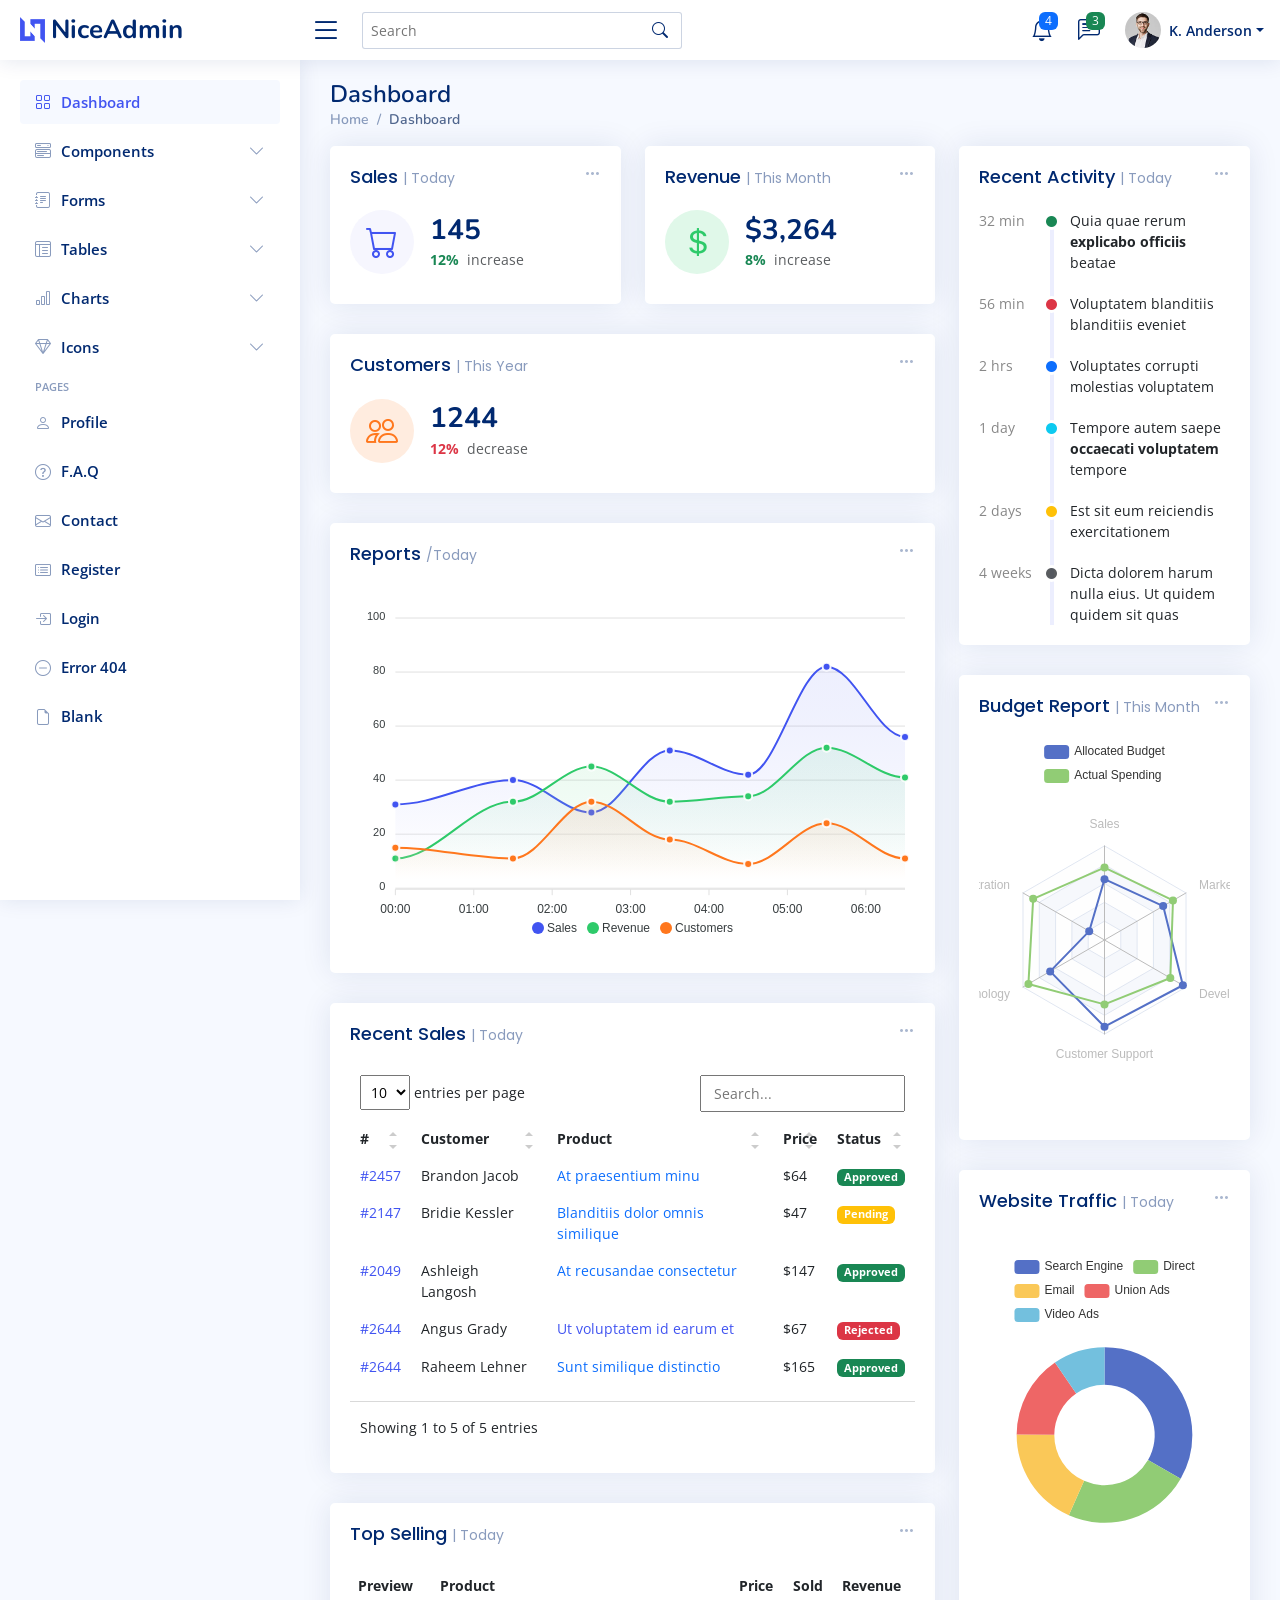
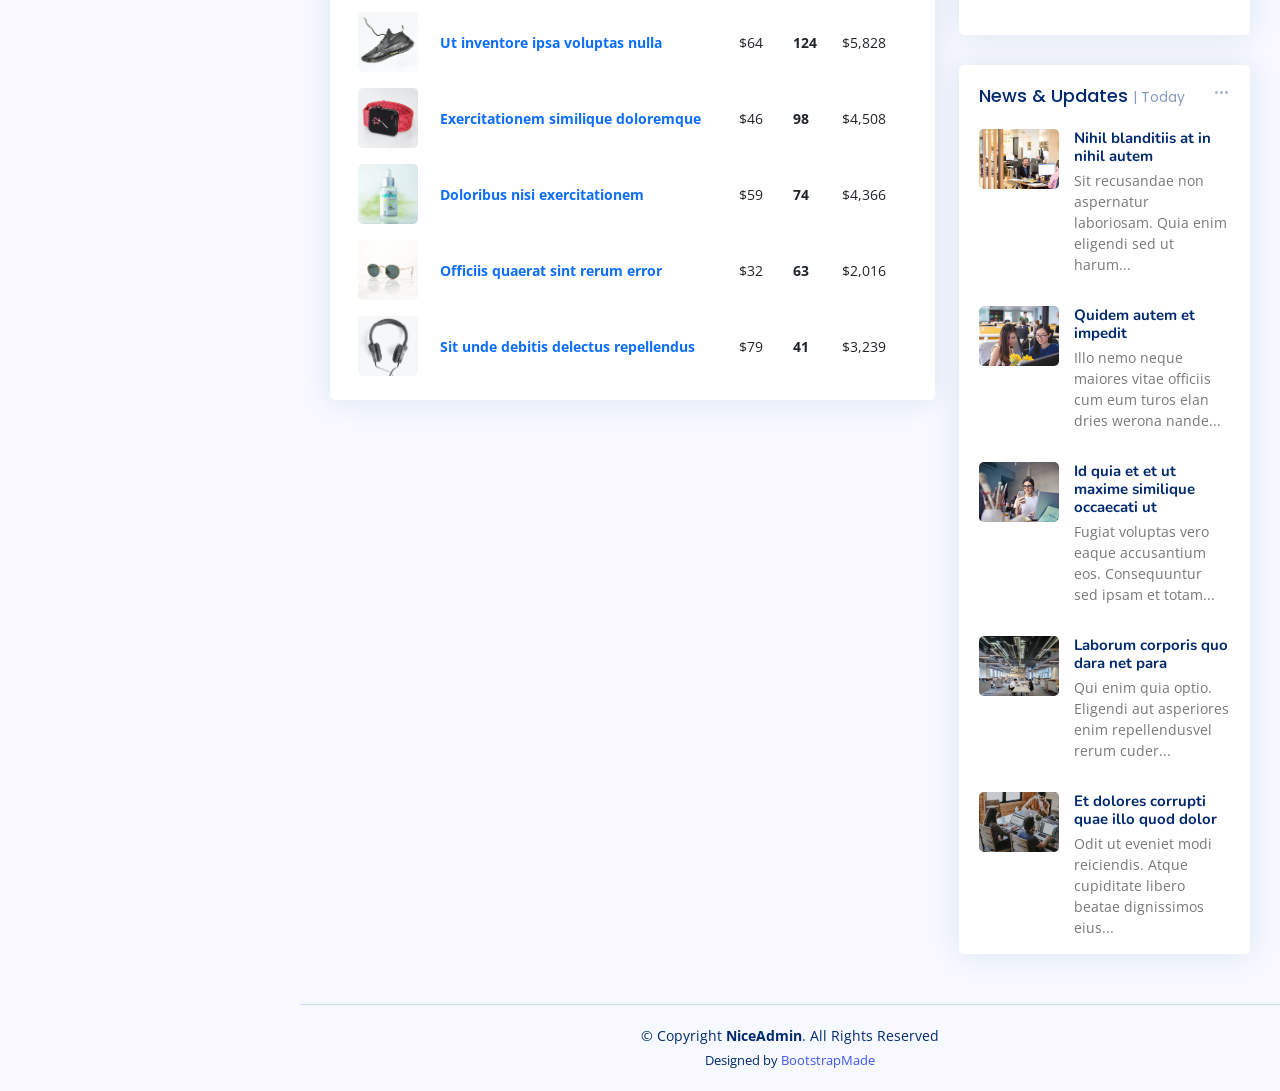
<file: static/index.html>
<!DOCTYPE html>
<html lang="en">

<head>
  <meta charset="utf-8">
  <meta content="width=device-width, initial-scale=1.0" name="viewport">

  <title>Dashboard - NiceAdmin Bootstrap Template</title>
  <meta content="" name="description">
  <meta content="" name="keywords">

  <!-- Favicons -->
  <link href="assets/img/favicon.png" rel="icon">
  <link href="assets/img/apple-touch-icon.png" rel="apple-touch-icon">

  <!-- Google Fonts -->
  <link href="https://fonts.gstatic.com" rel="preconnect">
  <link href="https://fonts.googleapis.com/css?family=Open+Sans:300,300i,400,400i,600,600i,700,700i|Nunito:300,300i,400,400i,600,600i,700,700i|Poppins:300,300i,400,400i,500,500i,600,600i,700,700i" rel="stylesheet">

  <!-- Vendor CSS Files -->
  <link href="assets/vendor/bootstrap/css/bootstrap.min.css" rel="stylesheet">
  <link href="assets/vendor/bootstrap-icons/bootstrap-icons.css" rel="stylesheet">
  <link href="assets/vendor/boxicons/css/boxicons.min.css" rel="stylesheet">
  <link href="assets/vendor/quill/quill.snow.css" rel="stylesheet">
  <link href="assets/vendor/quill/quill.bubble.css" rel="stylesheet">
  <link href="assets/vendor/remixicon/remixicon.css" rel="stylesheet">
  <link href="assets/vendor/simple-datatables/style.css" rel="stylesheet">

  <!-- Template Main CSS File -->
  <link href="assets/css/style.css" rel="stylesheet">

  <!-- =======================================================
  * Template Name: NiceAdmin
  * Updated: May 30 2023 with Bootstrap v5.3.0
  * Template URL: https://bootstrapmade.com/nice-admin-bootstrap-admin-html-template/
  * Author: BootstrapMade.com
  * License: https://bootstrapmade.com/license/
  ======================================================== -->
</head>

<body>

  <!-- ======= Header ======= -->
  <header id="header" class="header fixed-top d-flex align-items-center">

    <div class="d-flex align-items-center justify-content-between">
      <a href="index.html" class="logo d-flex align-items-center">
        <img src="assets/img/logo.png" alt="">
        <span class="d-none d-lg-block">NiceAdmin</span>
      </a>
      <i class="bi bi-list toggle-sidebar-btn"></i>
    </div><!-- End Logo -->

    <div class="search-bar">
      <form class="search-form d-flex align-items-center" method="POST" action="#">
        <input type="text" name="query" placeholder="Search" title="Enter search keyword">
        <button type="submit" title="Search"><i class="bi bi-search"></i></button>
      </form>
    </div><!-- End Search Bar -->

    <nav class="header-nav ms-auto">
      <ul class="d-flex align-items-center">

        <li class="nav-item d-block d-lg-none">
          <a class="nav-link nav-icon search-bar-toggle " href="#">
            <i class="bi bi-search"></i>
          </a>
        </li><!-- End Search Icon-->

        <li class="nav-item dropdown">

          <a class="nav-link nav-icon" href="#" data-bs-toggle="dropdown">
            <i class="bi bi-bell"></i>
            <span class="badge bg-primary badge-number">4</span>
          </a><!-- End Notification Icon -->

          <ul class="dropdown-menu dropdown-menu-end dropdown-menu-arrow notifications">
            <li class="dropdown-header">
              You have 4 new notifications
              <a href="#"><span class="badge rounded-pill bg-primary p-2 ms-2">View all</span></a>
            </li>
            <li>
              <hr class="dropdown-divider">
            </li>

            <li class="notification-item">
              <i class="bi bi-exclamation-circle text-warning"></i>
              <div>
                <h4>Lorem Ipsum</h4>
                <p>Quae dolorem earum veritatis oditseno</p>
                <p>30 min. ago</p>
              </div>
            </li>

            <li>
              <hr class="dropdown-divider">
            </li>

            <li class="notification-item">
              <i class="bi bi-x-circle text-danger"></i>
              <div>
                <h4>Atque rerum nesciunt</h4>
                <p>Quae dolorem earum veritatis oditseno</p>
                <p>1 hr. ago</p>
              </div>
            </li>

            <li>
              <hr class="dropdown-divider">
            </li>

            <li class="notification-item">
              <i class="bi bi-check-circle text-success"></i>
              <div>
                <h4>Sit rerum fuga</h4>
                <p>Quae dolorem earum veritatis oditseno</p>
                <p>2 hrs. ago</p>
              </div>
            </li>

            <li>
              <hr class="dropdown-divider">
            </li>

            <li class="notification-item">
              <i class="bi bi-info-circle text-primary"></i>
              <div>
                <h4>Dicta reprehenderit</h4>
                <p>Quae dolorem earum veritatis oditseno</p>
                <p>4 hrs. ago</p>
              </div>
            </li>

            <li>
              <hr class="dropdown-divider">
            </li>
            <li class="dropdown-footer">
              <a href="#">Show all notifications</a>
            </li>

          </ul><!-- End Notification Dropdown Items -->

        </li><!-- End Notification Nav -->

        <li class="nav-item dropdown">

          <a class="nav-link nav-icon" href="#" data-bs-toggle="dropdown">
            <i class="bi bi-chat-left-text"></i>
            <span class="badge bg-success badge-number">3</span>
          </a><!-- End Messages Icon -->

          <ul class="dropdown-menu dropdown-menu-end dropdown-menu-arrow messages">
            <li class="dropdown-header">
              You have 3 new messages
              <a href="#"><span class="badge rounded-pill bg-primary p-2 ms-2">View all</span></a>
            </li>
            <li>
              <hr class="dropdown-divider">
            </li>

            <li class="message-item">
              <a href="#">
                <img src="assets/img/messages-1.jpg" alt="" class="rounded-circle">
                <div>
                  <h4>Maria Hudson</h4>
                  <p>Velit asperiores et ducimus soluta repudiandae labore officia est ut...</p>
                  <p>4 hrs. ago</p>
                </div>
              </a>
            </li>
            <li>
              <hr class="dropdown-divider">
            </li>

            <li class="message-item">
              <a href="#">
                <img src="assets/img/messages-2.jpg" alt="" class="rounded-circle">
                <div>
                  <h4>Anna Nelson</h4>
                  <p>Velit asperiores et ducimus soluta repudiandae labore officia est ut...</p>
                  <p>6 hrs. ago</p>
                </div>
              </a>
            </li>
            <li>
              <hr class="dropdown-divider">
            </li>

            <li class="message-item">
              <a href="#">
                <img src="assets/img/messages-3.jpg" alt="" class="rounded-circle">
                <div>
                  <h4>David Muldon</h4>
                  <p>Velit asperiores et ducimus soluta repudiandae labore officia est ut...</p>
                  <p>8 hrs. ago</p>
                </div>
              </a>
            </li>
            <li>
              <hr class="dropdown-divider">
            </li>

            <li class="dropdown-footer">
              <a href="#">Show all messages</a>
            </li>

          </ul><!-- End Messages Dropdown Items -->

        </li><!-- End Messages Nav -->

        <li class="nav-item dropdown pe-3">

          <a class="nav-link nav-profile d-flex align-items-center pe-0" href="#" data-bs-toggle="dropdown">
            <img src="assets/img/profile-img.jpg" alt="Profile" class="rounded-circle">
            <span class="d-none d-md-block dropdown-toggle ps-2">K. Anderson</span>
          </a><!-- End Profile Iamge Icon -->

          <ul class="dropdown-menu dropdown-menu-end dropdown-menu-arrow profile">
            <li class="dropdown-header">
              <h6>Kevin Anderson</h6>
              <span>Web Designer</span>
            </li>
            <li>
              <hr class="dropdown-divider">
            </li>

            <li>
              <a class="dropdown-item d-flex align-items-center" href="users-profile.html">
                <i class="bi bi-person"></i>
                <span>My Profile</span>
              </a>
            </li>
            <li>
              <hr class="dropdown-divider">
            </li>

            <li>
              <a class="dropdown-item d-flex align-items-center" href="users-profile.html">
                <i class="bi bi-gear"></i>
                <span>Account Settings</span>
              </a>
            </li>
            <li>
              <hr class="dropdown-divider">
            </li>

            <li>
              <a class="dropdown-item d-flex align-items-center" href="pages-faq.html">
                <i class="bi bi-question-circle"></i>
                <span>Need Help?</span>
              </a>
            </li>
            <li>
              <hr class="dropdown-divider">
            </li>

            <li>
              <a class="dropdown-item d-flex align-items-center" href="#">
                <i class="bi bi-box-arrow-right"></i>
                <span>Sign Out</span>
              </a>
            </li>

          </ul><!-- End Profile Dropdown Items -->
        </li><!-- End Profile Nav -->

      </ul>
    </nav><!-- End Icons Navigation -->

  </header><!-- End Header -->

  <!-- ======= Sidebar ======= -->
  <aside id="sidebar" class="sidebar">

    <ul class="sidebar-nav" id="sidebar-nav">

      <li class="nav-item">
        <a class="nav-link " href="index.html">
          <i class="bi bi-grid"></i>
          <span>Dashboard</span>
        </a>
      </li><!-- End Dashboard Nav -->

      <li class="nav-item">
        <a class="nav-link collapsed" data-bs-target="#components-nav" data-bs-toggle="collapse" href="#">
          <i class="bi bi-menu-button-wide"></i><span>Components</span><i class="bi bi-chevron-down ms-auto"></i>
        </a>
        <ul id="components-nav" class="nav-content collapse " data-bs-parent="#sidebar-nav">
          <li>
            <a href="components-alerts.html">
              <i class="bi bi-circle"></i><span>Alerts</span>
            </a>
          </li>
          <li>
            <a href="components-accordion.html">
              <i class="bi bi-circle"></i><span>Accordion</span>
            </a>
          </li>
          <li>
            <a href="components-badges.html">
              <i class="bi bi-circle"></i><span>Badges</span>
            </a>
          </li>
          <li>
            <a href="components-breadcrumbs.html">
              <i class="bi bi-circle"></i><span>Breadcrumbs</span>
            </a>
          </li>
          <li>
            <a href="components-buttons.html">
              <i class="bi bi-circle"></i><span>Buttons</span>
            </a>
          </li>
          <li>
            <a href="components-cards.html">
              <i class="bi bi-circle"></i><span>Cards</span>
            </a>
          </li>
          <li>
            <a href="components-carousel.html">
              <i class="bi bi-circle"></i><span>Carousel</span>
            </a>
          </li>
          <li>
            <a href="components-list-group.html">
              <i class="bi bi-circle"></i><span>List group</span>
            </a>
          </li>
          <li>
            <a href="components-modal.html">
              <i class="bi bi-circle"></i><span>Modal</span>
            </a>
          </li>
          <li>
            <a href="components-tabs.html">
              <i class="bi bi-circle"></i><span>Tabs</span>
            </a>
          </li>
          <li>
            <a href="components-pagination.html">
              <i class="bi bi-circle"></i><span>Pagination</span>
            </a>
          </li>
          <li>
            <a href="components-progress.html">
              <i class="bi bi-circle"></i><span>Progress</span>
            </a>
          </li>
          <li>
            <a href="components-spinners.html">
              <i class="bi bi-circle"></i><span>Spinners</span>
            </a>
          </li>
          <li>
            <a href="components-tooltips.html">
              <i class="bi bi-circle"></i><span>Tooltips</span>
            </a>
          </li>
        </ul>
      </li><!-- End Components Nav -->

      <li class="nav-item">
        <a class="nav-link collapsed" data-bs-target="#forms-nav" data-bs-toggle="collapse" href="#">
          <i class="bi bi-journal-text"></i><span>Forms</span><i class="bi bi-chevron-down ms-auto"></i>
        </a>
        <ul id="forms-nav" class="nav-content collapse " data-bs-parent="#sidebar-nav">
          <li>
            <a href="forms-elements.html">
              <i class="bi bi-circle"></i><span>Form Elements</span>
            </a>
          </li>
          <li>
            <a href="forms-layouts.html">
              <i class="bi bi-circle"></i><span>Form Layouts</span>
            </a>
          </li>
          <li>
            <a href="forms-editors.html">
              <i class="bi bi-circle"></i><span>Form Editors</span>
            </a>
          </li>
          <li>
            <a href="forms-validation.html">
              <i class="bi bi-circle"></i><span>Form Validation</span>
            </a>
          </li>
        </ul>
      </li><!-- End Forms Nav -->

      <li class="nav-item">
        <a class="nav-link collapsed" data-bs-target="#tables-nav" data-bs-toggle="collapse" href="#">
          <i class="bi bi-layout-text-window-reverse"></i><span>Tables</span><i class="bi bi-chevron-down ms-auto"></i>
        </a>
        <ul id="tables-nav" class="nav-content collapse " data-bs-parent="#sidebar-nav">
          <li>
            <a href="tables-general.html">
              <i class="bi bi-circle"></i><span>General Tables</span>
            </a>
          </li>
          <li>
            <a href="tables-data.html">
              <i class="bi bi-circle"></i><span>Data Tables</span>
            </a>
          </li>
        </ul>
      </li><!-- End Tables Nav -->

      <li class="nav-item">
        <a class="nav-link collapsed" data-bs-target="#charts-nav" data-bs-toggle="collapse" href="#">
          <i class="bi bi-bar-chart"></i><span>Charts</span><i class="bi bi-chevron-down ms-auto"></i>
        </a>
        <ul id="charts-nav" class="nav-content collapse " data-bs-parent="#sidebar-nav">
          <li>
            <a href="charts-chartjs.html">
              <i class="bi bi-circle"></i><span>Chart.js</span>
            </a>
          </li>
          <li>
            <a href="charts-apexcharts.html">
              <i class="bi bi-circle"></i><span>ApexCharts</span>
            </a>
          </li>
          <li>
            <a href="charts-echarts.html">
              <i class="bi bi-circle"></i><span>ECharts</span>
            </a>
          </li>
        </ul>
      </li><!-- End Charts Nav -->

      <li class="nav-item">
        <a class="nav-link collapsed" data-bs-target="#icons-nav" data-bs-toggle="collapse" href="#">
          <i class="bi bi-gem"></i><span>Icons</span><i class="bi bi-chevron-down ms-auto"></i>
        </a>
        <ul id="icons-nav" class="nav-content collapse " data-bs-parent="#sidebar-nav">
          <li>
            <a href="icons-bootstrap.html">
              <i class="bi bi-circle"></i><span>Bootstrap Icons</span>
            </a>
          </li>
          <li>
            <a href="icons-remix.html">
              <i class="bi bi-circle"></i><span>Remix Icons</span>
            </a>
          </li>
          <li>
            <a href="icons-boxicons.html">
              <i class="bi bi-circle"></i><span>Boxicons</span>
            </a>
          </li>
        </ul>
      </li><!-- End Icons Nav -->

      <li class="nav-heading">Pages</li>

      <li class="nav-item">
        <a class="nav-link collapsed" href="users-profile.html">
          <i class="bi bi-person"></i>
          <span>Profile</span>
        </a>
      </li><!-- End Profile Page Nav -->

      <li class="nav-item">
        <a class="nav-link collapsed" href="pages-faq.html">
          <i class="bi bi-question-circle"></i>
          <span>F.A.Q</span>
        </a>
      </li><!-- End F.A.Q Page Nav -->

      <li class="nav-item">
        <a class="nav-link collapsed" href="pages-contact.html">
          <i class="bi bi-envelope"></i>
          <span>Contact</span>
        </a>
      </li><!-- End Contact Page Nav -->

      <li class="nav-item">
        <a class="nav-link collapsed" href="pages-register.html">
          <i class="bi bi-card-list"></i>
          <span>Register</span>
        </a>
      </li><!-- End Register Page Nav -->

      <li class="nav-item">
        <a class="nav-link collapsed" href="pages-login.html">
          <i class="bi bi-box-arrow-in-right"></i>
          <span>Login</span>
        </a>
      </li><!-- End Login Page Nav -->

      <li class="nav-item">
        <a class="nav-link collapsed" href="pages-error-404.html">
          <i class="bi bi-dash-circle"></i>
          <span>Error 404</span>
        </a>
      </li><!-- End Error 404 Page Nav -->

      <li class="nav-item">
        <a class="nav-link collapsed" href="pages-blank.html">
          <i class="bi bi-file-earmark"></i>
          <span>Blank</span>
        </a>
      </li><!-- End Blank Page Nav -->

    </ul>

  </aside><!-- End Sidebar-->

  <main id="main" class="main">

    <div class="pagetitle">
      <h1>Dashboard</h1>
      <nav>
        <ol class="breadcrumb">
          <li class="breadcrumb-item"><a href="index.html">Home</a></li>
          <li class="breadcrumb-item active">Dashboard</li>
        </ol>
      </nav>
    </div><!-- End Page Title -->

    <section class="section dashboard">
      <div class="row">

        <!-- Left side columns -->
        <div class="col-lg-8">
          <div class="row">

            <!-- Sales Card -->
            <div class="col-xxl-4 col-md-6">
              <div class="card info-card sales-card">

                <div class="filter">
                  <a class="icon" href="#" data-bs-toggle="dropdown"><i class="bi bi-three-dots"></i></a>
                  <ul class="dropdown-menu dropdown-menu-end dropdown-menu-arrow">
                    <li class="dropdown-header text-start">
                      <h6>Filter</h6>
                    </li>

                    <li><a class="dropdown-item" href="#">Today</a></li>
                    <li><a class="dropdown-item" href="#">This Month</a></li>
                    <li><a class="dropdown-item" href="#">This Year</a></li>
                  </ul>
                </div>

                <div class="card-body">
                  <h5 class="card-title">Sales <span>| Today</span></h5>

                  <div class="d-flex align-items-center">
                    <div class="card-icon rounded-circle d-flex align-items-center justify-content-center">
                      <i class="bi bi-cart"></i>
                    </div>
                    <div class="ps-3">
                      <h6>145</h6>
                      <span class="text-success small pt-1 fw-bold">12%</span> <span class="text-muted small pt-2 ps-1">increase</span>

                    </div>
                  </div>
                </div>

              </div>
            </div><!-- End Sales Card -->

            <!-- Revenue Card -->
            <div class="col-xxl-4 col-md-6">
              <div class="card info-card revenue-card">

                <div class="filter">
                  <a class="icon" href="#" data-bs-toggle="dropdown"><i class="bi bi-three-dots"></i></a>
                  <ul class="dropdown-menu dropdown-menu-end dropdown-menu-arrow">
                    <li class="dropdown-header text-start">
                      <h6>Filter</h6>
                    </li>

                    <li><a class="dropdown-item" href="#">Today</a></li>
                    <li><a class="dropdown-item" href="#">This Month</a></li>
                    <li><a class="dropdown-item" href="#">This Year</a></li>
                  </ul>
                </div>

                <div class="card-body">
                  <h5 class="card-title">Revenue <span>| This Month</span></h5>

                  <div class="d-flex align-items-center">
                    <div class="card-icon rounded-circle d-flex align-items-center justify-content-center">
                      <i class="bi bi-currency-dollar"></i>
                    </div>
                    <div class="ps-3">
                      <h6>$3,264</h6>
                      <span class="text-success small pt-1 fw-bold">8%</span> <span class="text-muted small pt-2 ps-1">increase</span>

                    </div>
                  </div>
                </div>

              </div>
            </div><!-- End Revenue Card -->

            <!-- Customers Card -->
            <div class="col-xxl-4 col-xl-12">

              <div class="card info-card customers-card">

                <div class="filter">
                  <a class="icon" href="#" data-bs-toggle="dropdown"><i class="bi bi-three-dots"></i></a>
                  <ul class="dropdown-menu dropdown-menu-end dropdown-menu-arrow">
                    <li class="dropdown-header text-start">
                      <h6>Filter</h6>
                    </li>

                    <li><a class="dropdown-item" href="#">Today</a></li>
                    <li><a class="dropdown-item" href="#">This Month</a></li>
                    <li><a class="dropdown-item" href="#">This Year</a></li>
                  </ul>
                </div>

                <div class="card-body">
                  <h5 class="card-title">Customers <span>| This Year</span></h5>

                  <div class="d-flex align-items-center">
                    <div class="card-icon rounded-circle d-flex align-items-center justify-content-center">
                      <i class="bi bi-people"></i>
                    </div>
                    <div class="ps-3">
                      <h6>1244</h6>
                      <span class="text-danger small pt-1 fw-bold">12%</span> <span class="text-muted small pt-2 ps-1">decrease</span>

                    </div>
                  </div>

                </div>
              </div>

            </div><!-- End Customers Card -->

            <!-- Reports -->
            <div class="col-12">
              <div class="card">

                <div class="filter">
                  <a class="icon" href="#" data-bs-toggle="dropdown"><i class="bi bi-three-dots"></i></a>
                  <ul class="dropdown-menu dropdown-menu-end dropdown-menu-arrow">
                    <li class="dropdown-header text-start">
                      <h6>Filter</h6>
                    </li>

                    <li><a class="dropdown-item" href="#">Today</a></li>
                    <li><a class="dropdown-item" href="#">This Month</a></li>
                    <li><a class="dropdown-item" href="#">This Year</a></li>
                  </ul>
                </div>

                <div class="card-body">
                  <h5 class="card-title">Reports <span>/Today</span></h5>

                  <!-- Line Chart -->
                  <div id="reportsChart"></div>

                  <script>
                    document.addEventListener("DOMContentLoaded", () => {
                      new ApexCharts(document.querySelector("#reportsChart"), {
                        series: [{
                          name: 'Sales',
                          data: [31, 40, 28, 51, 42, 82, 56],
                        }, {
                          name: 'Revenue',
                          data: [11, 32, 45, 32, 34, 52, 41]
                        }, {
                          name: 'Customers',
                          data: [15, 11, 32, 18, 9, 24, 11]
                        }],
                        chart: {
                          height: 350,
                          type: 'area',
                          toolbar: {
                            show: false
                          },
                        },
                        markers: {
                          size: 4
                        },
                        colors: ['#4154f1', '#2eca6a', '#ff771d'],
                        fill: {
                          type: "gradient",
                          gradient: {
                            shadeIntensity: 1,
                            opacityFrom: 0.3,
                            opacityTo: 0.4,
                            stops: [0, 90, 100]
                          }
                        },
                        dataLabels: {
                          enabled: false
                        },
                        stroke: {
                          curve: 'smooth',
                          width: 2
                        },
                        xaxis: {
                          type: 'datetime',
                          categories: ["2018-09-19T00:00:00.000Z", "2018-09-19T01:30:00.000Z", "2018-09-19T02:30:00.000Z", "2018-09-19T03:30:00.000Z", "2018-09-19T04:30:00.000Z", "2018-09-19T05:30:00.000Z", "2018-09-19T06:30:00.000Z"]
                        },
                        tooltip: {
                          x: {
                            format: 'dd/MM/yy HH:mm'
                          },
                        }
                      }).render();
                    });
                  </script>
                  <!-- End Line Chart -->

                </div>

              </div>
            </div><!-- End Reports -->

            <!-- Recent Sales -->
            <div class="col-12">
              <div class="card recent-sales overflow-auto">

                <div class="filter">
                  <a class="icon" href="#" data-bs-toggle="dropdown"><i class="bi bi-three-dots"></i></a>
                  <ul class="dropdown-menu dropdown-menu-end dropdown-menu-arrow">
                    <li class="dropdown-header text-start">
                      <h6>Filter</h6>
                    </li>

                    <li><a class="dropdown-item" href="#">Today</a></li>
                    <li><a class="dropdown-item" href="#">This Month</a></li>
                    <li><a class="dropdown-item" href="#">This Year</a></li>
                  </ul>
                </div>

                <div class="card-body">
                  <h5 class="card-title">Recent Sales <span>| Today</span></h5>

                  <table class="table table-borderless datatable">
                    <thead>
                      <tr>
                        <th scope="col">#</th>
                        <th scope="col">Customer</th>
                        <th scope="col">Product</th>
                        <th scope="col">Price</th>
                        <th scope="col">Status</th>
                      </tr>
                    </thead>
                    <tbody>
                      <tr>
                        <th scope="row"><a href="#">#2457</a></th>
                        <td>Brandon Jacob</td>
                        <td><a href="#" class="text-primary">At praesentium minu</a></td>
                        <td>$64</td>
                        <td><span class="badge bg-success">Approved</span></td>
                      </tr>
                      <tr>
                        <th scope="row"><a href="#">#2147</a></th>
                        <td>Bridie Kessler</td>
                        <td><a href="#" class="text-primary">Blanditiis dolor omnis similique</a></td>
                        <td>$47</td>
                        <td><span class="badge bg-warning">Pending</span></td>
                      </tr>
                      <tr>
                        <th scope="row"><a href="#">#2049</a></th>
                        <td>Ashleigh Langosh</td>
                        <td><a href="#" class="text-primary">At recusandae consectetur</a></td>
                        <td>$147</td>
                        <td><span class="badge bg-success">Approved</span></td>
                      </tr>
                      <tr>
                        <th scope="row"><a href="#">#2644</a></th>
                        <td>Angus Grady</td>
                        <td><a href="#" class="text-primar">Ut voluptatem id earum et</a></td>
                        <td>$67</td>
                        <td><span class="badge bg-danger">Rejected</span></td>
                      </tr>
                      <tr>
                        <th scope="row"><a href="#">#2644</a></th>
                        <td>Raheem Lehner</td>
                        <td><a href="#" class="text-primary">Sunt similique distinctio</a></td>
                        <td>$165</td>
                        <td><span class="badge bg-success">Approved</span></td>
                      </tr>
                    </tbody>
                  </table>

                </div>

              </div>
            </div><!-- End Recent Sales -->

            <!-- Top Selling -->
            <div class="col-12">
              <div class="card top-selling overflow-auto">

                <div class="filter">
                  <a class="icon" href="#" data-bs-toggle="dropdown"><i class="bi bi-three-dots"></i></a>
                  <ul class="dropdown-menu dropdown-menu-end dropdown-menu-arrow">
                    <li class="dropdown-header text-start">
                      <h6>Filter</h6>
                    </li>

                    <li><a class="dropdown-item" href="#">Today</a></li>
                    <li><a class="dropdown-item" href="#">This Month</a></li>
                    <li><a class="dropdown-item" href="#">This Year</a></li>
                  </ul>
                </div>

                <div class="card-body pb-0">
                  <h5 class="card-title">Top Selling <span>| Today</span></h5>

                  <table class="table table-borderless">
                    <thead>
                      <tr>
                        <th scope="col">Preview</th>
                        <th scope="col">Product</th>
                        <th scope="col">Price</th>
                        <th scope="col">Sold</th>
                        <th scope="col">Revenue</th>
                      </tr>
                    </thead>
                    <tbody>
                      <tr>
                        <th scope="row"><a href="#"><img src="assets/img/product-1.jpg" alt=""></a></th>
                        <td><a href="#" class="text-primary fw-bold">Ut inventore ipsa voluptas nulla</a></td>
                        <td>$64</td>
                        <td class="fw-bold">124</td>
                        <td>$5,828</td>
                      </tr>
                      <tr>
                        <th scope="row"><a href="#"><img src="assets/img/product-2.jpg" alt=""></a></th>
                        <td><a href="#" class="text-primary fw-bold">Exercitationem similique doloremque</a></td>
                        <td>$46</td>
                        <td class="fw-bold">98</td>
                        <td>$4,508</td>
                      </tr>
                      <tr>
                        <th scope="row"><a href="#"><img src="assets/img/product-3.jpg" alt=""></a></th>
                        <td><a href="#" class="text-primary fw-bold">Doloribus nisi exercitationem</a></td>
                        <td>$59</td>
                        <td class="fw-bold">74</td>
                        <td>$4,366</td>
                      </tr>
                      <tr>
                        <th scope="row"><a href="#"><img src="assets/img/product-4.jpg" alt=""></a></th>
                        <td><a href="#" class="text-primary fw-bold">Officiis quaerat sint rerum error</a></td>
                        <td>$32</td>
                        <td class="fw-bold">63</td>
                        <td>$2,016</td>
                      </tr>
                      <tr>
                        <th scope="row"><a href="#"><img src="assets/img/product-5.jpg" alt=""></a></th>
                        <td><a href="#" class="text-primary fw-bold">Sit unde debitis delectus repellendus</a></td>
                        <td>$79</td>
                        <td class="fw-bold">41</td>
                        <td>$3,239</td>
                      </tr>
                    </tbody>
                  </table>

                </div>

              </div>
            </div><!-- End Top Selling -->

          </div>
        </div><!-- End Left side columns -->

        <!-- Right side columns -->
        <div class="col-lg-4">

          <!-- Recent Activity -->
          <div class="card">
            <div class="filter">
              <a class="icon" href="#" data-bs-toggle="dropdown"><i class="bi bi-three-dots"></i></a>
              <ul class="dropdown-menu dropdown-menu-end dropdown-menu-arrow">
                <li class="dropdown-header text-start">
                  <h6>Filter</h6>
                </li>

                <li><a class="dropdown-item" href="#">Today</a></li>
                <li><a class="dropdown-item" href="#">This Month</a></li>
                <li><a class="dropdown-item" href="#">This Year</a></li>
              </ul>
            </div>

            <div class="card-body">
              <h5 class="card-title">Recent Activity <span>| Today</span></h5>

              <div class="activity">

                <div class="activity-item d-flex">
                  <div class="activite-label">32 min</div>
                  <i class='bi bi-circle-fill activity-badge text-success align-self-start'></i>
                  <div class="activity-content">
                    Quia quae rerum <a href="#" class="fw-bold text-dark">explicabo officiis</a> beatae
                  </div>
                </div><!-- End activity item-->

                <div class="activity-item d-flex">
                  <div class="activite-label">56 min</div>
                  <i class='bi bi-circle-fill activity-badge text-danger align-self-start'></i>
                  <div class="activity-content">
                    Voluptatem blanditiis blanditiis eveniet
                  </div>
                </div><!-- End activity item-->

                <div class="activity-item d-flex">
                  <div class="activite-label">2 hrs</div>
                  <i class='bi bi-circle-fill activity-badge text-primary align-self-start'></i>
                  <div class="activity-content">
                    Voluptates corrupti molestias voluptatem
                  </div>
                </div><!-- End activity item-->

                <div class="activity-item d-flex">
                  <div class="activite-label">1 day</div>
                  <i class='bi bi-circle-fill activity-badge text-info align-self-start'></i>
                  <div class="activity-content">
                    Tempore autem saepe <a href="#" class="fw-bold text-dark">occaecati voluptatem</a> tempore
                  </div>
                </div><!-- End activity item-->

                <div class="activity-item d-flex">
                  <div class="activite-label">2 days</div>
                  <i class='bi bi-circle-fill activity-badge text-warning align-self-start'></i>
                  <div class="activity-content">
                    Est sit eum reiciendis exercitationem
                  </div>
                </div><!-- End activity item-->

                <div class="activity-item d-flex">
                  <div class="activite-label">4 weeks</div>
                  <i class='bi bi-circle-fill activity-badge text-muted align-self-start'></i>
                  <div class="activity-content">
                    Dicta dolorem harum nulla eius. Ut quidem quidem sit quas
                  </div>
                </div><!-- End activity item-->

              </div>

            </div>
          </div><!-- End Recent Activity -->

          <!-- Budget Report -->
          <div class="card">
            <div class="filter">
              <a class="icon" href="#" data-bs-toggle="dropdown"><i class="bi bi-three-dots"></i></a>
              <ul class="dropdown-menu dropdown-menu-end dropdown-menu-arrow">
                <li class="dropdown-header text-start">
                  <h6>Filter</h6>
                </li>

                <li><a class="dropdown-item" href="#">Today</a></li>
                <li><a class="dropdown-item" href="#">This Month</a></li>
                <li><a class="dropdown-item" href="#">This Year</a></li>
              </ul>
            </div>

            <div class="card-body pb-0">
              <h5 class="card-title">Budget Report <span>| This Month</span></h5>

              <div id="budgetChart" style="min-height: 400px;" class="echart"></div>

              <script>
                document.addEventListener("DOMContentLoaded", () => {
                  var budgetChart = echarts.init(document.querySelector("#budgetChart")).setOption({
                    legend: {
                      data: ['Allocated Budget', 'Actual Spending']
                    },
                    radar: {
                      // shape: 'circle',
                      indicator: [{
                          name: 'Sales',
                          max: 6500
                        },
                        {
                          name: 'Administration',
                          max: 16000
                        },
                        {
                          name: 'Information Technology',
                          max: 30000
                        },
                        {
                          name: 'Customer Support',
                          max: 38000
                        },
                        {
                          name: 'Development',
                          max: 52000
                        },
                        {
                          name: 'Marketing',
                          max: 25000
                        }
                      ]
                    },
                    series: [{
                      name: 'Budget vs spending',
                      type: 'radar',
                      data: [{
                          value: [4200, 3000, 20000, 35000, 50000, 18000],
                          name: 'Allocated Budget'
                        },
                        {
                          value: [5000, 14000, 28000, 26000, 42000, 21000],
                          name: 'Actual Spending'
                        }
                      ]
                    }]
                  });
                });
              </script>

            </div>
          </div><!-- End Budget Report -->

          <!-- Website Traffic -->
          <div class="card">
            <div class="filter">
              <a class="icon" href="#" data-bs-toggle="dropdown"><i class="bi bi-three-dots"></i></a>
              <ul class="dropdown-menu dropdown-menu-end dropdown-menu-arrow">
                <li class="dropdown-header text-start">
                  <h6>Filter</h6>
                </li>

                <li><a class="dropdown-item" href="#">Today</a></li>
                <li><a class="dropdown-item" href="#">This Month</a></li>
                <li><a class="dropdown-item" href="#">This Year</a></li>
              </ul>
            </div>

            <div class="card-body pb-0">
              <h5 class="card-title">Website Traffic <span>| Today</span></h5>

              <div id="trafficChart" style="min-height: 400px;" class="echart"></div>

              <script>
                document.addEventListener("DOMContentLoaded", () => {
                  echarts.init(document.querySelector("#trafficChart")).setOption({
                    tooltip: {
                      trigger: 'item'
                    },
                    legend: {
                      top: '5%',
                      left: 'center'
                    },
                    series: [{
                      name: 'Access From',
                      type: 'pie',
                      radius: ['40%', '70%'],
                      avoidLabelOverlap: false,
                      label: {
                        show: false,
                        position: 'center'
                      },
                      emphasis: {
                        label: {
                          show: true,
                          fontSize: '18',
                          fontWeight: 'bold'
                        }
                      },
                      labelLine: {
                        show: false
                      },
                      data: [{
                          value: 1048,
                          name: 'Search Engine'
                        },
                        {
                          value: 735,
                          name: 'Direct'
                        },
                        {
                          value: 580,
                          name: 'Email'
                        },
                        {
                          value: 484,
                          name: 'Union Ads'
                        },
                        {
                          value: 300,
                          name: 'Video Ads'
                        }
                      ]
                    }]
                  });
                });
              </script>

            </div>
          </div><!-- End Website Traffic -->

          <!-- News & Updates Traffic -->
          <div class="card">
            <div class="filter">
              <a class="icon" href="#" data-bs-toggle="dropdown"><i class="bi bi-three-dots"></i></a>
              <ul class="dropdown-menu dropdown-menu-end dropdown-menu-arrow">
                <li class="dropdown-header text-start">
                  <h6>Filter</h6>
                </li>

                <li><a class="dropdown-item" href="#">Today</a></li>
                <li><a class="dropdown-item" href="#">This Month</a></li>
                <li><a class="dropdown-item" href="#">This Year</a></li>
              </ul>
            </div>

            <div class="card-body pb-0">
              <h5 class="card-title">News &amp; Updates <span>| Today</span></h5>

              <div class="news">
                <div class="post-item clearfix">
                  <img src="assets/img/news-1.jpg" alt="">
                  <h4><a href="#">Nihil blanditiis at in nihil autem</a></h4>
                  <p>Sit recusandae non aspernatur laboriosam. Quia enim eligendi sed ut harum...</p>
                </div>

                <div class="post-item clearfix">
                  <img src="assets/img/news-2.jpg" alt="">
                  <h4><a href="#">Quidem autem et impedit</a></h4>
                  <p>Illo nemo neque maiores vitae officiis cum eum turos elan dries werona nande...</p>
                </div>

                <div class="post-item clearfix">
                  <img src="assets/img/news-3.jpg" alt="">
                  <h4><a href="#">Id quia et et ut maxime similique occaecati ut</a></h4>
                  <p>Fugiat voluptas vero eaque accusantium eos. Consequuntur sed ipsam et totam...</p>
                </div>

                <div class="post-item clearfix">
                  <img src="assets/img/news-4.jpg" alt="">
                  <h4><a href="#">Laborum corporis quo dara net para</a></h4>
                  <p>Qui enim quia optio. Eligendi aut asperiores enim repellendusvel rerum cuder...</p>
                </div>

                <div class="post-item clearfix">
                  <img src="assets/img/news-5.jpg" alt="">
                  <h4><a href="#">Et dolores corrupti quae illo quod dolor</a></h4>
                  <p>Odit ut eveniet modi reiciendis. Atque cupiditate libero beatae dignissimos eius...</p>
                </div>

              </div><!-- End sidebar recent posts-->

            </div>
          </div><!-- End News & Updates -->

        </div><!-- End Right side columns -->

      </div>
    </section>

  </main><!-- End #main -->

  <!-- ======= Footer ======= -->
  <footer id="footer" class="footer">
    <div class="copyright">
      &copy; Copyright <strong><span>NiceAdmin</span></strong>. All Rights Reserved
    </div>
    <div class="credits">
      <!-- All the links in the footer should remain intact. -->
      <!-- You can delete the links only if you purchased the pro version. -->
      <!-- Licensing information: https://bootstrapmade.com/license/ -->
      <!-- Purchase the pro version with working PHP/AJAX contact form: https://bootstrapmade.com/nice-admin-bootstrap-admin-html-template/ -->
      Designed by <a href="https://bootstrapmade.com/">BootstrapMade</a>
    </div>
  </footer><!-- End Footer -->

  <a href="#" class="back-to-top d-flex align-items-center justify-content-center"><i class="bi bi-arrow-up-short"></i></a>

  <!-- Vendor JS Files -->
  <script src="assets/vendor/apexcharts/apexcharts.min.js"></script>
  <script src="assets/vendor/bootstrap/js/bootstrap.bundle.min.js"></script>
  <script src="assets/vendor/chart.js/chart.umd.js"></script>
  <script src="assets/vendor/echarts/echarts.min.js"></script>
  <script src="assets/vendor/quill/quill.min.js"></script>
  <script src="assets/vendor/simple-datatables/simple-datatables.js"></script>
  <script src="assets/vendor/tinymce/tinymce.min.js"></script>
  <script src="assets/vendor/php-email-form/validate.js"></script>

  <!-- Template Main JS File -->
  <script src="assets/js/main.js"></script>

</body>

</html>
</file>
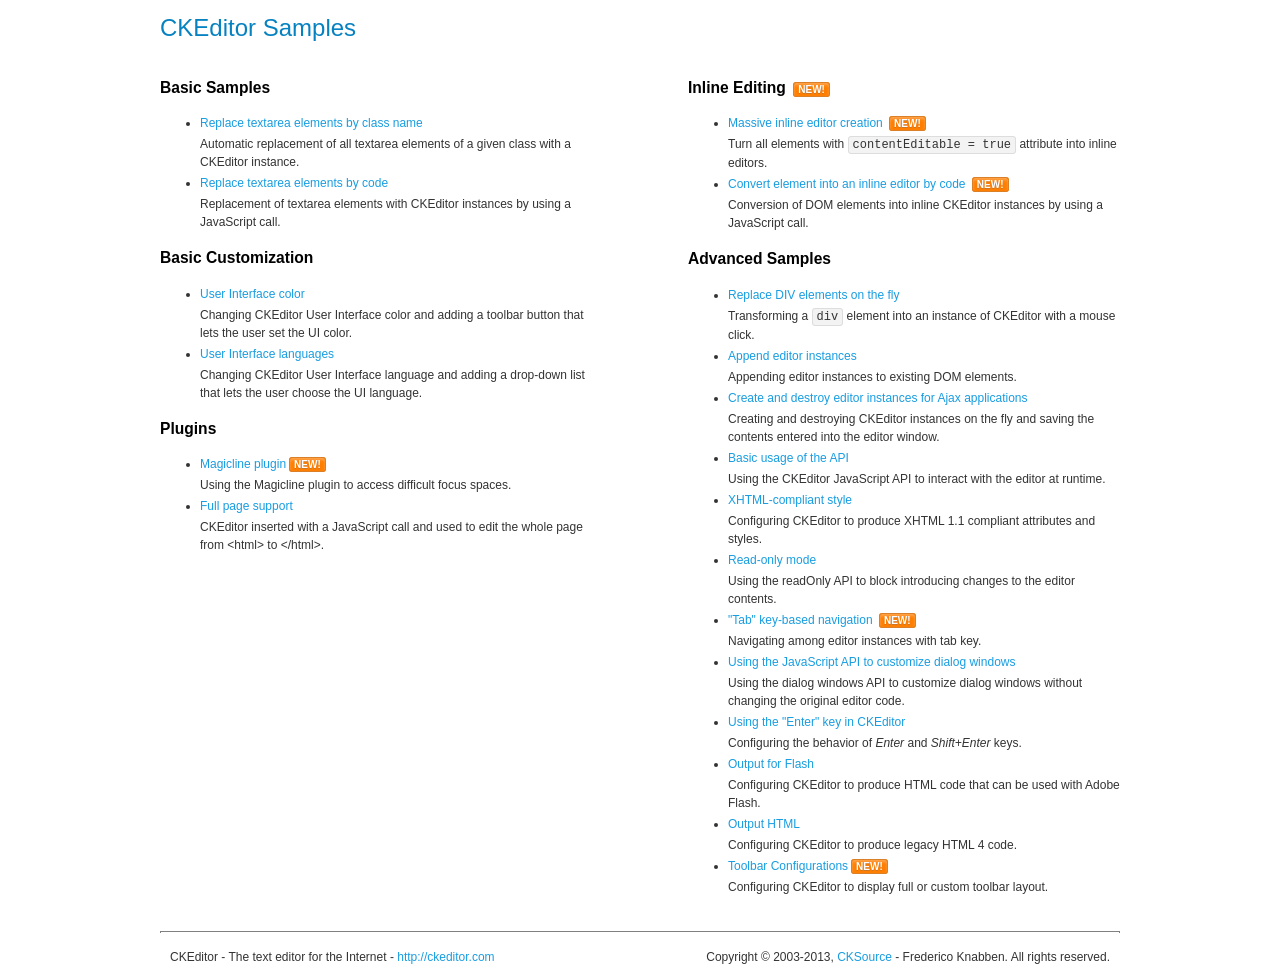
<file: static/res/assets/ckeditor/samples/index.html>
<!DOCTYPE html>
<!--
Copyright (c) 2003-2013, CKSource - Frederico Knabben. All rights reserved.
For licensing, see LICENSE.html or http://ckeditor.com/license
-->
<html>
<head>
	<title>CKEditor Samples</title>
	<meta charset="utf-8">
	<link rel="stylesheet" href="sample.css">
</head>
<body>
	<h1 class="samples">
		CKEditor Samples
	</h1>
	<div class="twoColumns">
		<div class="twoColumnsLeft">
			<h2 class="samples">
				Basic Samples
			</h2>
			<dl class="samples">
				<dt><a class="samples" href="replacebyclass.html">Replace textarea elements by class name</a></dt>
				<dd>Automatic replacement of all textarea elements of a given class with a CKEditor instance.</dd>

				<dt><a class="samples" href="replacebycode.html">Replace textarea elements by code</a></dt>
				<dd>Replacement of textarea elements with CKEditor instances by using a JavaScript call.</dd>
			</dl>

			<h2 class="samples">
				Basic Customization
			</h2>
			<dl class="samples">
				<dt><a class="samples" href="uicolor.html">User Interface color</a></dt>
				<dd>Changing CKEditor User Interface color and adding a toolbar button that lets the user set the UI color.</dd>

				<dt><a class="samples" href="uilanguages.html">User Interface languages</a></dt>
				<dd>Changing CKEditor User Interface language and adding a drop-down list that lets the user choose the UI language.</dd>
			</dl>


			<h2 class="samples">Plugins</h2>
<dl class="samples">
<dt><a class="samples" href="plugins/magicline/magicline.html">Magicline plugin</a><span class="new">New!</span></dt>
<dd>Using the Magicline plugin to access difficult focus spaces.</dd>

<dt><a class="samples" href="plugins/wysiwygarea/fullpage.html">Full page support</a></dt>
<dd>CKEditor inserted with a JavaScript call and used to edit the whole page from &lt;html&gt; to &lt;/html&gt;.</dd>
</dl>
		</div>
		<div class="twoColumnsRight">
			<h2 class="samples">
				Inline Editing <span class="new">New!</span>
			</h2>
			<dl class="samples">
				<dt><a class="samples" href="inlineall.html">Massive inline editor creation</a> <span class="new">New!</span></dt>
				<dd>Turn all elements with <code>contentEditable = true</code> attribute into inline editors.</dd>

				<dt><a class="samples" href="inlinebycode.html">Convert element into an inline editor by code</a> <span class="new">New!</span></dt>
				<dd>Conversion of DOM elements into inline CKEditor instances by using a JavaScript call.</dd>

				
			</dl>

			<h2 class="samples">
				Advanced Samples
			</h2>
			<dl class="samples">
				<dt><a class="samples" href="divreplace.html">Replace DIV elements on the fly</a></dt>
				<dd>Transforming a <code>div</code> element into an instance of CKEditor with a mouse click.</dd>

				<dt><a class="samples" href="appendto.html">Append editor instances</a></dt>
				<dd>Appending editor instances to existing DOM elements.</dd>

				<dt><a class="samples" href="ajax.html">Create and destroy editor instances for Ajax applications</a></dt>
				<dd>Creating and destroying CKEditor instances on the fly and saving the contents entered into the editor window.</dd>

				<dt><a class="samples" href="api.html">Basic usage of the API</a></dt>
				<dd>Using the CKEditor JavaScript API to interact with the editor at runtime.</dd>

				<dt><a class="samples" href="xhtmlstyle.html">XHTML-compliant style</a></dt>
				<dd>Configuring CKEditor to produce XHTML 1.1 compliant attributes and styles.</dd>

				<dt><a class="samples" href="readonly.html">Read-only mode</a></dt>
				<dd>Using the readOnly API to block introducing changes to the editor contents.</dd>

				<dt><a class="samples" href="tabindex.html">"Tab" key-based navigation</a> <span class="new">New!</span></dt>
				<dd>Navigating among editor instances with tab key.</dd>


				
<dt><a class="samples" href="plugins/dialog/dialog.html">Using the JavaScript API to customize dialog windows</a></dt>
<dd>Using the dialog windows API to customize dialog windows without changing the original editor code.</dd>

<dt><a class="samples" href="plugins/enterkey/enterkey.html">Using the &quot;Enter&quot; key in CKEditor</a></dt>
<dd>Configuring the behavior of <em>Enter</em> and <em>Shift+Enter</em> keys.</dd>

<dt><a class="samples" href="plugins/htmlwriter/outputforflash.html">Output for Flash</a></dt>
<dd>Configuring CKEditor to produce HTML code that can be used with Adobe Flash.</dd>

<dt><a class="samples" href="plugins/htmlwriter/outputhtml.html">Output HTML</a></dt>
<dd>Configuring CKEditor to produce legacy HTML 4 code.</dd>

<dt><a class="samples" href="plugins/toolbar/toolbar.html">Toolbar Configurations</a><span class="new">New!</span></dt>
<dd>Configuring CKEditor to display full or custom toolbar layout.</dd>

			</dl>
		</div>
	</div>
	<div id="footer">
		<hr>
		<p>
			CKEditor - The text editor for the Internet - <a class="samples" href="http://ckeditor.com/">http://ckeditor.com</a>
		</p>
		<p id="copy">
			Copyright &copy; 2003-2013, <a class="samples" href="http://cksource.com/">CKSource</a> - Frederico Knabben. All rights reserved.
		</p>
	</div>
</body>
</html>
</file>
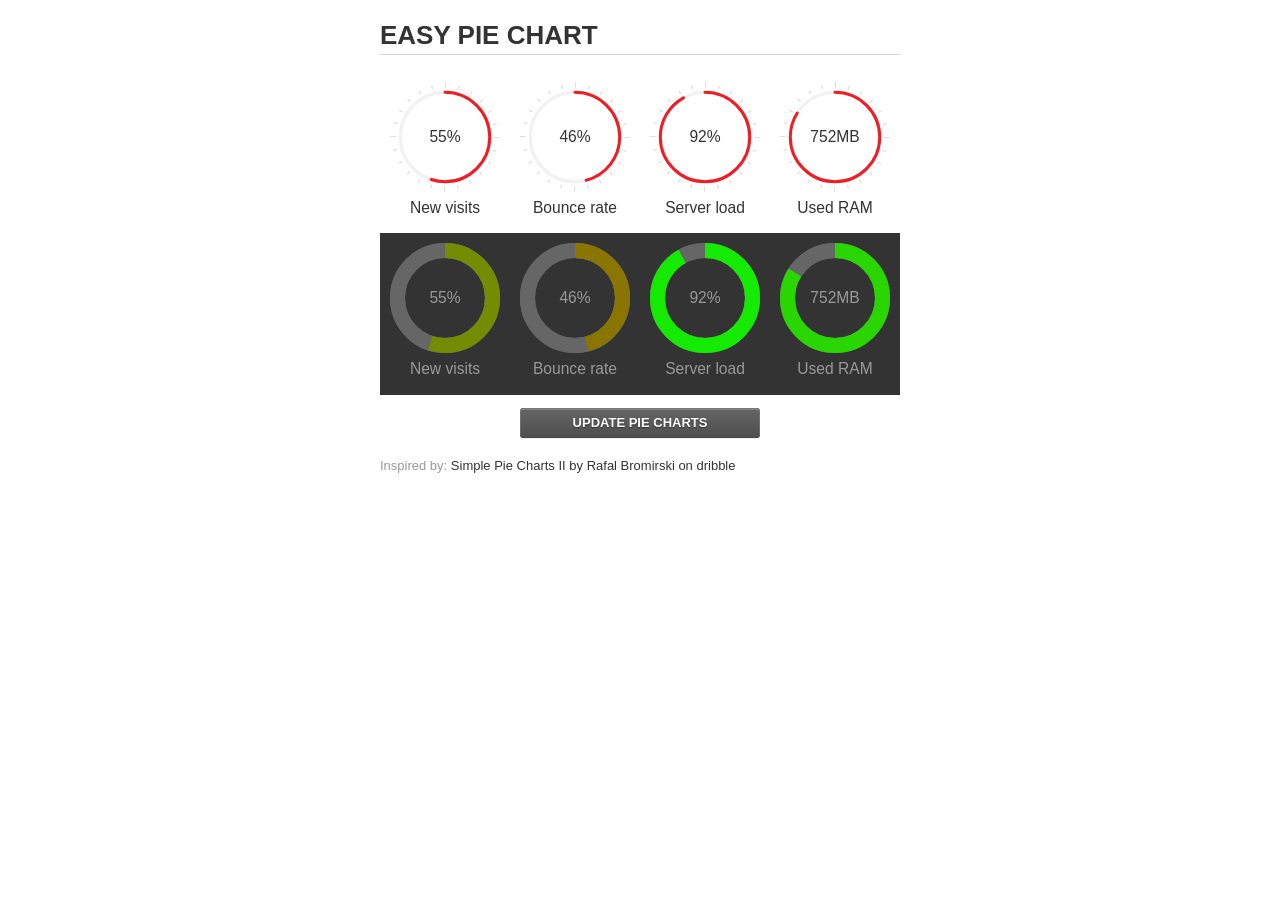
<file: static/res/assets/jquery-easy-pie-chart/examples/index.html>
<!doctype html>
<html>
    <head>
        <meta charset="utf-8">
        <title>Easy Pie Chart</title>
        <script type="text/javascript" src="https://ajax.googleapis.com/ajax/libs/jquery/1.7.2/jquery.min.js"></script>
        <script type="text/javascript" src="http://html5shiv.googlecode.com/svn/trunk/html5.js"></script>
        <script type="text/javascript" src="excanvas.js"></script>
        <script type="text/javascript" src="../jquery.easy-pie-chart.js"></script>

        <link rel="stylesheet" type="text/css" href="style.css" media="screen">
        <link rel="stylesheet" type="text/css" href="../jquery.easy-pie-chart.css" media="screen">

        <meta name="viewport" content="width=device-width, initial-scale=1.0">

        <script type="text/javascript">
            var initPieChart = function() {
                $('.percentage').easyPieChart({
                    animate: 1000
                });
                $('.percentage-light').easyPieChart({
                    barColor: function(percent) {
                        percent /= 100;
                        return "rgb(" + Math.round(255 * (1-percent)) + ", " + Math.round(255 * percent) + ", 0)";
                    },
                    trackColor: '#666',
                    scaleColor: false,
                    lineCap: 'butt',
                    lineWidth: 15,
                    animate: 1000
                });

                $('.updateEasyPieChart').on('click', function(e) {
                  e.preventDefault();
                  $('.percentage, .percentage-light').each(function() {
                    var newValue = Math.round(100*Math.random());
                    $(this).data('easyPieChart').update(newValue);
                    $('span', this).text(newValue);
                  });
                });
            };
        </script>
    </head>
    <body onload="initPieChart();">
        <div class="container">
            <h1>EASY PIE CHART</h1>
            <div class="chart">
                <div class="percentage success" data-percent="55"><span>55</span>%</div>
                <div class="label">New visits</div>
            </div>
            <div class="chart">
                <div class="percentage" data-percent="46"><span>46</span>%</div>
                <div class="label">Bounce rate</div>
            </div>
            <div class="chart">
                <div class="percentage" data-percent="92"><span>92</span>%</div>
                <div class="label">Server load</div>
            </div>
            <div class="chart">
                <div class="percentage" data-percent="84"><span>752</span>MB</div>
                <div class="label">Used RAM</div>
            </div>
            <div style="clear:both;"></div>
            <div class="dark">
                <div class="chart">
                    <div id="sparkline_bar" class="percentage-light" data-percent="55"><span>55</span>%</div>
                    <div class="label">New visits</div>
                </div>
                <div class="chart">
                    <div id="sparkline_bar" class="percentage-light" data-percent="46"><span>46</span>%</div>
                    <div class="label">Bounce rate</div>
                </div>
                <div class="chart">
                    <div class="percentage-light" data-percent="92"><span>92</span>%</div>
                    <div class="label">Server load</div>
                </div>
                <div class="chart">
                    <div class="percentage-light" data-percent="84"><span>752</span>MB</div>
                    <div class="label">Used RAM</div>
                </div>
                <div style="clear:both;"></div>
            </div>

            <p><a href="#" class="button updateEasyPieChart">Update pie charts</a></p>

            <p class="credits">Inspired by: <a href="http://drbl.in/ezuc" target="_blank">Simple Pie Charts II by Rafal Bromirski on dribble</a></p>
        </div>
    </body>
</html>
</file>
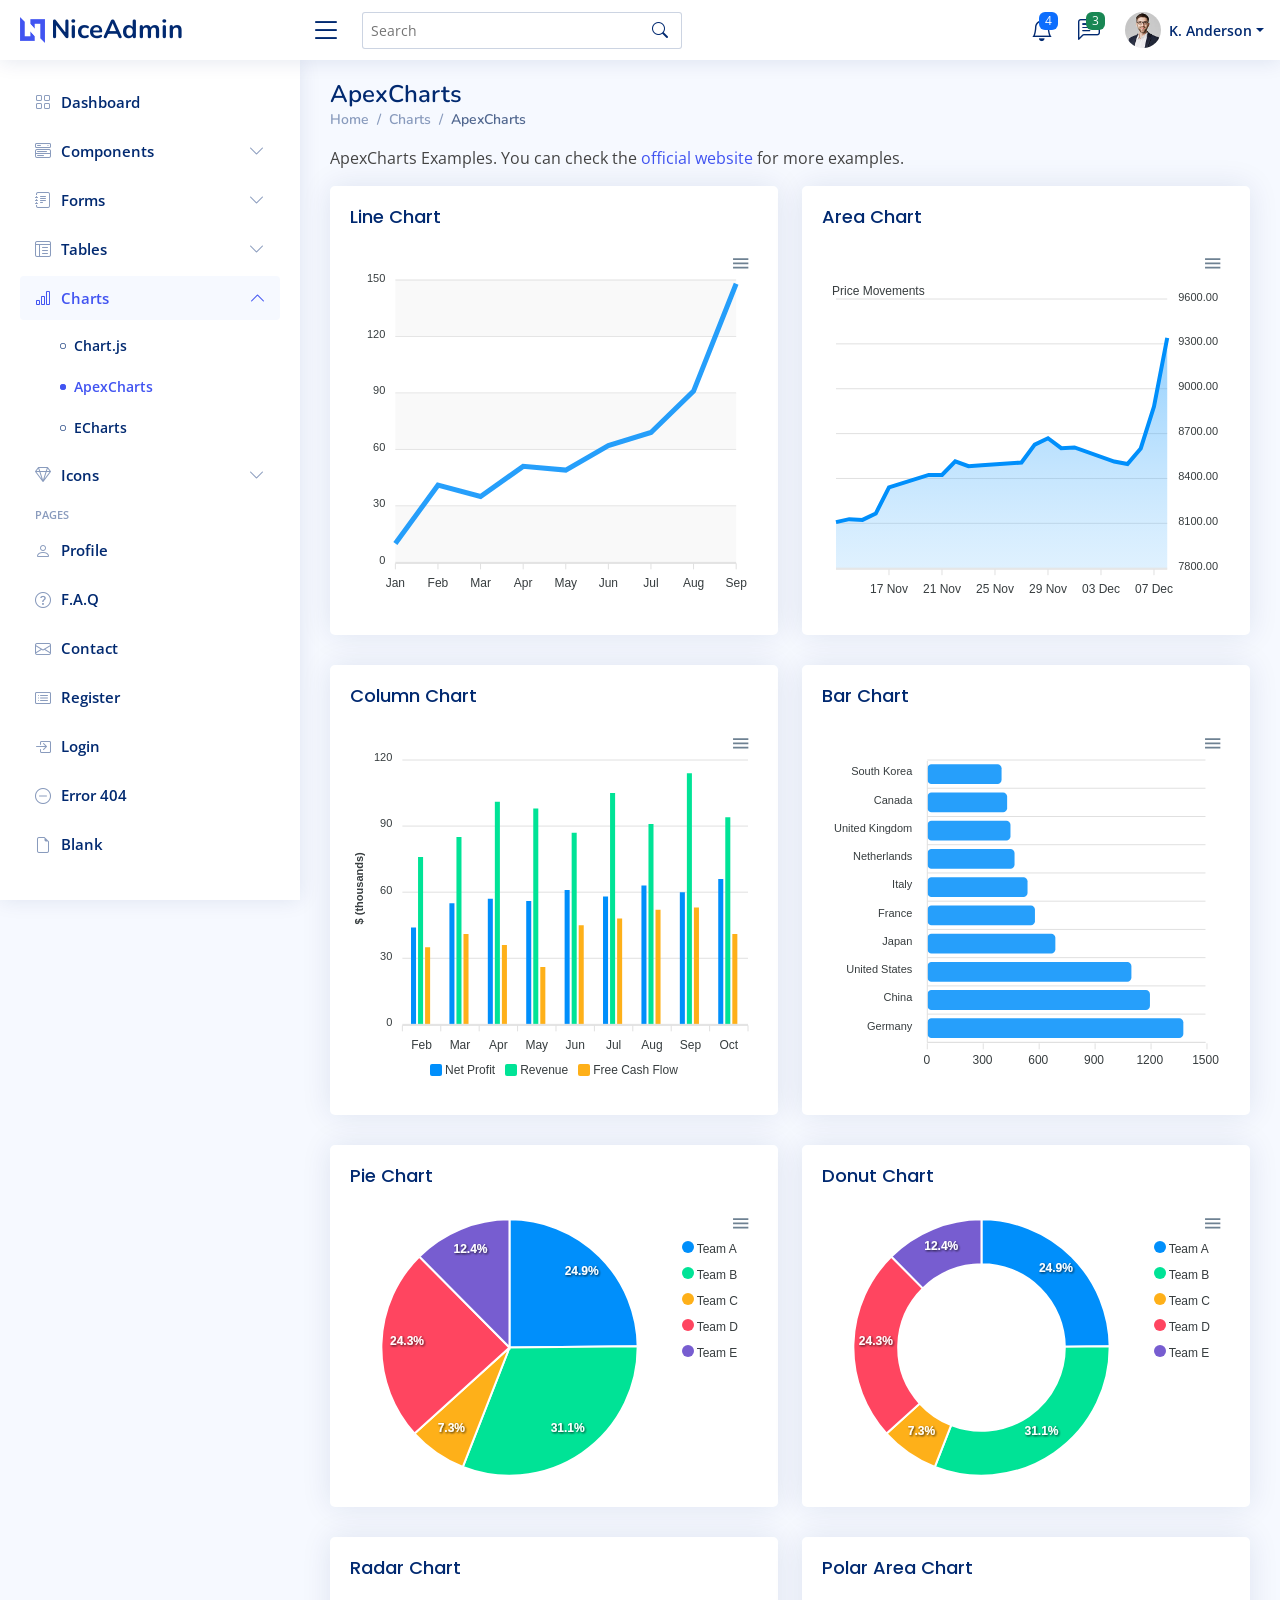
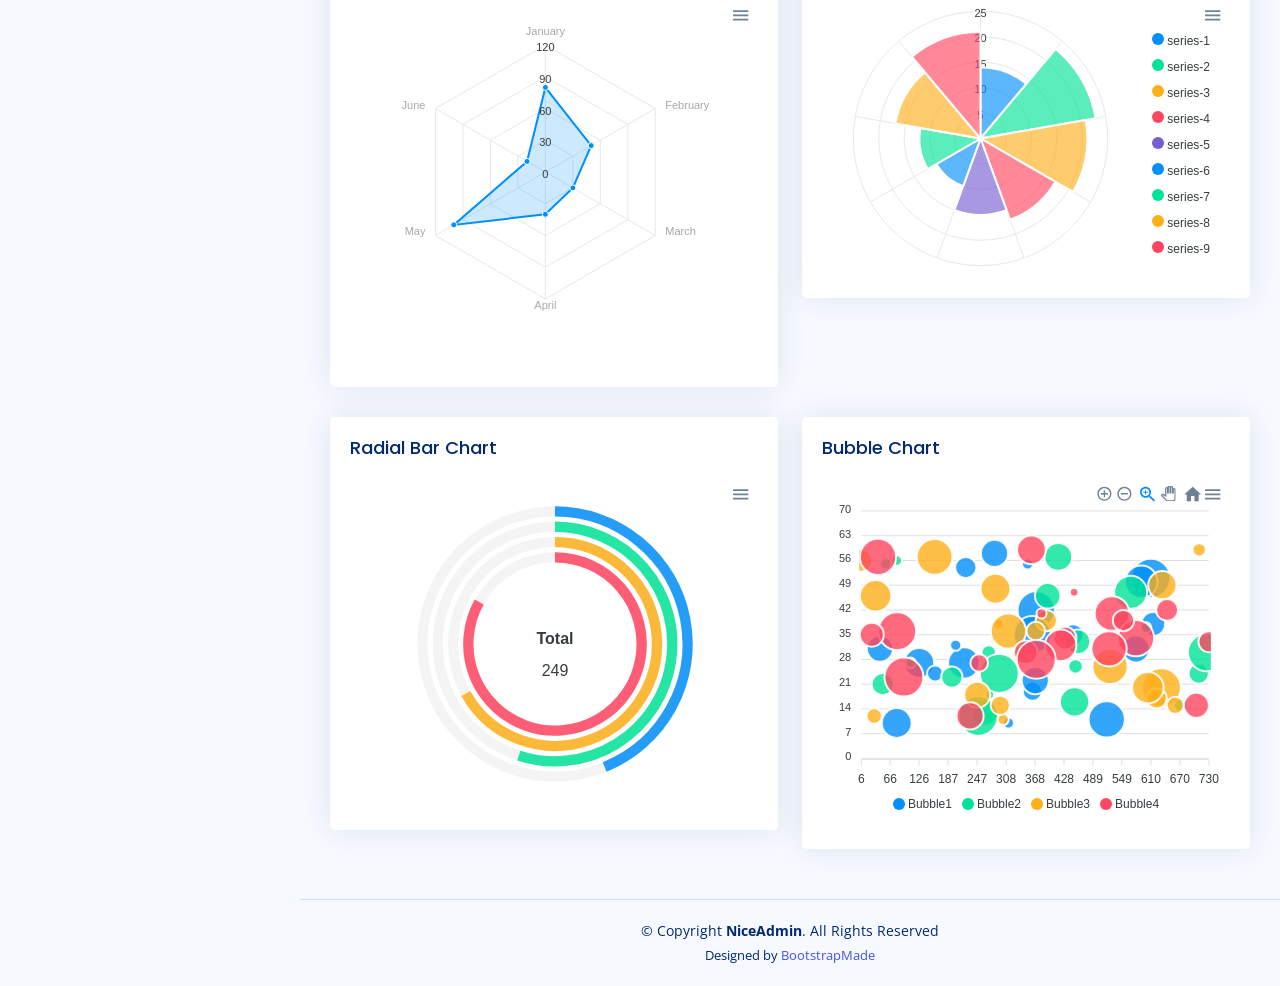
<file: static/charts-apexcharts.html>
<!DOCTYPE html>
<html lang="en">

<head>
  <meta charset="utf-8">
  <meta content="width=device-width, initial-scale=1.0" name="viewport">

  <title>Charts / ApexCharts - NiceAdmin Bootstrap Template</title>
  <meta content="" name="description">
  <meta content="" name="keywords">

  <!-- Favicons -->
  <link href="assets/img/favicon.png" rel="icon">
  <link href="assets/img/apple-touch-icon.png" rel="apple-touch-icon">

  <!-- Google Fonts -->
  <link href="https://fonts.gstatic.com" rel="preconnect">
  <link href="https://fonts.googleapis.com/css?family=Open+Sans:300,300i,400,400i,600,600i,700,700i|Nunito:300,300i,400,400i,600,600i,700,700i|Poppins:300,300i,400,400i,500,500i,600,600i,700,700i" rel="stylesheet">

  <!-- Vendor CSS Files -->
  <link href="assets/vendor/bootstrap/css/bootstrap.min.css" rel="stylesheet">
  <link href="assets/vendor/bootstrap-icons/bootstrap-icons.css" rel="stylesheet">
  <link href="assets/vendor/boxicons/css/boxicons.min.css" rel="stylesheet">
  <link href="assets/vendor/quill/quill.snow.css" rel="stylesheet">
  <link href="assets/vendor/quill/quill.bubble.css" rel="stylesheet">
  <link href="assets/vendor/remixicon/remixicon.css" rel="stylesheet">
  <link href="assets/vendor/simple-datatables/style.css" rel="stylesheet">

  <!-- Template Main CSS File -->
  <link href="assets/css/style.css" rel="stylesheet">

  <!-- =======================================================
  * Template Name: NiceAdmin
  * Updated: May 30 2023 with Bootstrap v5.3.0
  * Template URL: https://bootstrapmade.com/nice-admin-bootstrap-admin-html-template/
  * Author: BootstrapMade.com
  * License: https://bootstrapmade.com/license/
  ======================================================== -->
</head>

<body>

  <!-- ======= Header ======= -->
  <header id="header" class="header fixed-top d-flex align-items-center">

    <div class="d-flex align-items-center justify-content-between">
      <a href="index.html" class="logo d-flex align-items-center">
        <img src="assets/img/logo.png" alt="">
        <span class="d-none d-lg-block">NiceAdmin</span>
      </a>
      <i class="bi bi-list toggle-sidebar-btn"></i>
    </div><!-- End Logo -->

    <div class="search-bar">
      <form class="search-form d-flex align-items-center" method="POST" action="#">
        <input type="text" name="query" placeholder="Search" title="Enter search keyword">
        <button type="submit" title="Search"><i class="bi bi-search"></i></button>
      </form>
    </div><!-- End Search Bar -->

    <nav class="header-nav ms-auto">
      <ul class="d-flex align-items-center">

        <li class="nav-item d-block d-lg-none">
          <a class="nav-link nav-icon search-bar-toggle " href="#">
            <i class="bi bi-search"></i>
          </a>
        </li><!-- End Search Icon-->

        <li class="nav-item dropdown">

          <a class="nav-link nav-icon" href="#" data-bs-toggle="dropdown">
            <i class="bi bi-bell"></i>
            <span class="badge bg-primary badge-number">4</span>
          </a><!-- End Notification Icon -->

          <ul class="dropdown-menu dropdown-menu-end dropdown-menu-arrow notifications">
            <li class="dropdown-header">
              You have 4 new notifications
              <a href="#"><span class="badge rounded-pill bg-primary p-2 ms-2">View all</span></a>
            </li>
            <li>
              <hr class="dropdown-divider">
            </li>

            <li class="notification-item">
              <i class="bi bi-exclamation-circle text-warning"></i>
              <div>
                <h4>Lorem Ipsum</h4>
                <p>Quae dolorem earum veritatis oditseno</p>
                <p>30 min. ago</p>
              </div>
            </li>

            <li>
              <hr class="dropdown-divider">
            </li>

            <li class="notification-item">
              <i class="bi bi-x-circle text-danger"></i>
              <div>
                <h4>Atque rerum nesciunt</h4>
                <p>Quae dolorem earum veritatis oditseno</p>
                <p>1 hr. ago</p>
              </div>
            </li>

            <li>
              <hr class="dropdown-divider">
            </li>

            <li class="notification-item">
              <i class="bi bi-check-circle text-success"></i>
              <div>
                <h4>Sit rerum fuga</h4>
                <p>Quae dolorem earum veritatis oditseno</p>
                <p>2 hrs. ago</p>
              </div>
            </li>

            <li>
              <hr class="dropdown-divider">
            </li>

            <li class="notification-item">
              <i class="bi bi-info-circle text-primary"></i>
              <div>
                <h4>Dicta reprehenderit</h4>
                <p>Quae dolorem earum veritatis oditseno</p>
                <p>4 hrs. ago</p>
              </div>
            </li>

            <li>
              <hr class="dropdown-divider">
            </li>
            <li class="dropdown-footer">
              <a href="#">Show all notifications</a>
            </li>

          </ul><!-- End Notification Dropdown Items -->

        </li><!-- End Notification Nav -->

        <li class="nav-item dropdown">

          <a class="nav-link nav-icon" href="#" data-bs-toggle="dropdown">
            <i class="bi bi-chat-left-text"></i>
            <span class="badge bg-success badge-number">3</span>
          </a><!-- End Messages Icon -->

          <ul class="dropdown-menu dropdown-menu-end dropdown-menu-arrow messages">
            <li class="dropdown-header">
              You have 3 new messages
              <a href="#"><span class="badge rounded-pill bg-primary p-2 ms-2">View all</span></a>
            </li>
            <li>
              <hr class="dropdown-divider">
            </li>

            <li class="message-item">
              <a href="#">
                <img src="assets/img/messages-1.jpg" alt="" class="rounded-circle">
                <div>
                  <h4>Maria Hudson</h4>
                  <p>Velit asperiores et ducimus soluta repudiandae labore officia est ut...</p>
                  <p>4 hrs. ago</p>
                </div>
              </a>
            </li>
            <li>
              <hr class="dropdown-divider">
            </li>

            <li class="message-item">
              <a href="#">
                <img src="assets/img/messages-2.jpg" alt="" class="rounded-circle">
                <div>
                  <h4>Anna Nelson</h4>
                  <p>Velit asperiores et ducimus soluta repudiandae labore officia est ut...</p>
                  <p>6 hrs. ago</p>
                </div>
              </a>
            </li>
            <li>
              <hr class="dropdown-divider">
            </li>

            <li class="message-item">
              <a href="#">
                <img src="assets/img/messages-3.jpg" alt="" class="rounded-circle">
                <div>
                  <h4>David Muldon</h4>
                  <p>Velit asperiores et ducimus soluta repudiandae labore officia est ut...</p>
                  <p>8 hrs. ago</p>
                </div>
              </a>
            </li>
            <li>
              <hr class="dropdown-divider">
            </li>

            <li class="dropdown-footer">
              <a href="#">Show all messages</a>
            </li>

          </ul><!-- End Messages Dropdown Items -->

        </li><!-- End Messages Nav -->

        <li class="nav-item dropdown pe-3">

          <a class="nav-link nav-profile d-flex align-items-center pe-0" href="#" data-bs-toggle="dropdown">
            <img src="assets/img/profile-img.jpg" alt="Profile" class="rounded-circle">
            <span class="d-none d-md-block dropdown-toggle ps-2">K. Anderson</span>
          </a><!-- End Profile Iamge Icon -->

          <ul class="dropdown-menu dropdown-menu-end dropdown-menu-arrow profile">
            <li class="dropdown-header">
              <h6>Kevin Anderson</h6>
              <span>Web Designer</span>
            </li>
            <li>
              <hr class="dropdown-divider">
            </li>

            <li>
              <a class="dropdown-item d-flex align-items-center" href="users-profile.html">
                <i class="bi bi-person"></i>
                <span>My Profile</span>
              </a>
            </li>
            <li>
              <hr class="dropdown-divider">
            </li>

            <li>
              <a class="dropdown-item d-flex align-items-center" href="users-profile.html">
                <i class="bi bi-gear"></i>
                <span>Account Settings</span>
              </a>
            </li>
            <li>
              <hr class="dropdown-divider">
            </li>

            <li>
              <a class="dropdown-item d-flex align-items-center" href="pages-faq.html">
                <i class="bi bi-question-circle"></i>
                <span>Need Help?</span>
              </a>
            </li>
            <li>
              <hr class="dropdown-divider">
            </li>

            <li>
              <a class="dropdown-item d-flex align-items-center" href="#">
                <i class="bi bi-box-arrow-right"></i>
                <span>Sign Out</span>
              </a>
            </li>

          </ul><!-- End Profile Dropdown Items -->
        </li><!-- End Profile Nav -->

      </ul>
    </nav><!-- End Icons Navigation -->

  </header><!-- End Header -->

  <!-- ======= Sidebar ======= -->
  <aside id="sidebar" class="sidebar">

    <ul class="sidebar-nav" id="sidebar-nav">

      <li class="nav-item">
        <a class="nav-link collapsed" href="index.html">
          <i class="bi bi-grid"></i>
          <span>Dashboard</span>
        </a>
      </li><!-- End Dashboard Nav -->

      <li class="nav-item">
        <a class="nav-link collapsed" data-bs-target="#components-nav" data-bs-toggle="collapse" href="#">
          <i class="bi bi-menu-button-wide"></i><span>Components</span><i class="bi bi-chevron-down ms-auto"></i>
        </a>
        <ul id="components-nav" class="nav-content collapse " data-bs-parent="#sidebar-nav">
          <li>
            <a href="components-alerts.html">
              <i class="bi bi-circle"></i><span>Alerts</span>
            </a>
          </li>
          <li>
            <a href="components-accordion.html">
              <i class="bi bi-circle"></i><span>Accordion</span>
            </a>
          </li>
          <li>
            <a href="components-badges.html">
              <i class="bi bi-circle"></i><span>Badges</span>
            </a>
          </li>
          <li>
            <a href="components-breadcrumbs.html">
              <i class="bi bi-circle"></i><span>Breadcrumbs</span>
            </a>
          </li>
          <li>
            <a href="components-buttons.html">
              <i class="bi bi-circle"></i><span>Buttons</span>
            </a>
          </li>
          <li>
            <a href="components-cards.html">
              <i class="bi bi-circle"></i><span>Cards</span>
            </a>
          </li>
          <li>
            <a href="components-carousel.html">
              <i class="bi bi-circle"></i><span>Carousel</span>
            </a>
          </li>
          <li>
            <a href="components-list-group.html">
              <i class="bi bi-circle"></i><span>List group</span>
            </a>
          </li>
          <li>
            <a href="components-modal.html">
              <i class="bi bi-circle"></i><span>Modal</span>
            </a>
          </li>
          <li>
            <a href="components-tabs.html">
              <i class="bi bi-circle"></i><span>Tabs</span>
            </a>
          </li>
          <li>
            <a href="components-pagination.html">
              <i class="bi bi-circle"></i><span>Pagination</span>
            </a>
          </li>
          <li>
            <a href="components-progress.html">
              <i class="bi bi-circle"></i><span>Progress</span>
            </a>
          </li>
          <li>
            <a href="components-spinners.html">
              <i class="bi bi-circle"></i><span>Spinners</span>
            </a>
          </li>
          <li>
            <a href="components-tooltips.html">
              <i class="bi bi-circle"></i><span>Tooltips</span>
            </a>
          </li>
        </ul>
      </li><!-- End Components Nav -->

      <li class="nav-item">
        <a class="nav-link collapsed" data-bs-target="#forms-nav" data-bs-toggle="collapse" href="#">
          <i class="bi bi-journal-text"></i><span>Forms</span><i class="bi bi-chevron-down ms-auto"></i>
        </a>
        <ul id="forms-nav" class="nav-content collapse " data-bs-parent="#sidebar-nav">
          <li>
            <a href="forms-elements.html">
              <i class="bi bi-circle"></i><span>Form Elements</span>
            </a>
          </li>
          <li>
            <a href="forms-layouts.html">
              <i class="bi bi-circle"></i><span>Form Layouts</span>
            </a>
          </li>
          <li>
            <a href="forms-editors.html">
              <i class="bi bi-circle"></i><span>Form Editors</span>
            </a>
          </li>
          <li>
            <a href="forms-validation.html">
              <i class="bi bi-circle"></i><span>Form Validation</span>
            </a>
          </li>
        </ul>
      </li><!-- End Forms Nav -->

      <li class="nav-item">
        <a class="nav-link collapsed" data-bs-target="#tables-nav" data-bs-toggle="collapse" href="#">
          <i class="bi bi-layout-text-window-reverse"></i><span>Tables</span><i class="bi bi-chevron-down ms-auto"></i>
        </a>
        <ul id="tables-nav" class="nav-content collapse " data-bs-parent="#sidebar-nav">
          <li>
            <a href="tables-general.html">
              <i class="bi bi-circle"></i><span>General Tables</span>
            </a>
          </li>
          <li>
            <a href="tables-data.html">
              <i class="bi bi-circle"></i><span>Data Tables</span>
            </a>
          </li>
        </ul>
      </li><!-- End Tables Nav -->

      <li class="nav-item">
        <a class="nav-link " data-bs-target="#charts-nav" data-bs-toggle="collapse" href="#">
          <i class="bi bi-bar-chart"></i><span>Charts</span><i class="bi bi-chevron-down ms-auto"></i>
        </a>
        <ul id="charts-nav" class="nav-content collapse show" data-bs-parent="#sidebar-nav">
          <li>
            <a href="charts-chartjs.html">
              <i class="bi bi-circle"></i><span>Chart.js</span>
            </a>
          </li>
          <li>
            <a href="charts-apexcharts.html" class="active">
              <i class="bi bi-circle"></i><span>ApexCharts</span>
            </a>
          </li>
          <li>
            <a href="charts-echarts.html">
              <i class="bi bi-circle"></i><span>ECharts</span>
            </a>
          </li>
        </ul>
      </li><!-- End Charts Nav -->

      <li class="nav-item">
        <a class="nav-link collapsed" data-bs-target="#icons-nav" data-bs-toggle="collapse" href="#">
          <i class="bi bi-gem"></i><span>Icons</span><i class="bi bi-chevron-down ms-auto"></i>
        </a>
        <ul id="icons-nav" class="nav-content collapse " data-bs-parent="#sidebar-nav">
          <li>
            <a href="icons-bootstrap.html">
              <i class="bi bi-circle"></i><span>Bootstrap Icons</span>
            </a>
          </li>
          <li>
            <a href="icons-remix.html">
              <i class="bi bi-circle"></i><span>Remix Icons</span>
            </a>
          </li>
          <li>
            <a href="icons-boxicons.html">
              <i class="bi bi-circle"></i><span>Boxicons</span>
            </a>
          </li>
        </ul>
      </li><!-- End Icons Nav -->

      <li class="nav-heading">Pages</li>

      <li class="nav-item">
        <a class="nav-link collapsed" href="users-profile.html">
          <i class="bi bi-person"></i>
          <span>Profile</span>
        </a>
      </li><!-- End Profile Page Nav -->

      <li class="nav-item">
        <a class="nav-link collapsed" href="pages-faq.html">
          <i class="bi bi-question-circle"></i>
          <span>F.A.Q</span>
        </a>
      </li><!-- End F.A.Q Page Nav -->

      <li class="nav-item">
        <a class="nav-link collapsed" href="pages-contact.html">
          <i class="bi bi-envelope"></i>
          <span>Contact</span>
        </a>
      </li><!-- End Contact Page Nav -->

      <li class="nav-item">
        <a class="nav-link collapsed" href="pages-register.html">
          <i class="bi bi-card-list"></i>
          <span>Register</span>
        </a>
      </li><!-- End Register Page Nav -->

      <li class="nav-item">
        <a class="nav-link collapsed" href="pages-login.html">
          <i class="bi bi-box-arrow-in-right"></i>
          <span>Login</span>
        </a>
      </li><!-- End Login Page Nav -->

      <li class="nav-item">
        <a class="nav-link collapsed" href="pages-error-404.html">
          <i class="bi bi-dash-circle"></i>
          <span>Error 404</span>
        </a>
      </li><!-- End Error 404 Page Nav -->

      <li class="nav-item">
        <a class="nav-link collapsed" href="pages-blank.html">
          <i class="bi bi-file-earmark"></i>
          <span>Blank</span>
        </a>
      </li><!-- End Blank Page Nav -->

    </ul>

  </aside><!-- End Sidebar-->

  <main id="main" class="main">

    <div class="pagetitle">
      <h1>ApexCharts</h1>
      <nav>
        <ol class="breadcrumb">
          <li class="breadcrumb-item"><a href="index.html">Home</a></li>
          <li class="breadcrumb-item">Charts</li>
          <li class="breadcrumb-item active">ApexCharts</li>
        </ol>
      </nav>
    </div><!-- End Page Title -->

    <p>ApexCharts Examples. You can check the <a href="https://apexcharts.com/javascript-chart-demos/" target="_blank">official website</a> for more examples.</p>

    <section class="section">
      <div class="row">

        <div class="col-lg-6">
          <div class="card">
            <div class="card-body">
              <h5 class="card-title">Line Chart</h5>

              <!-- Line Chart -->
              <div id="lineChart"></div>

              <script>
                document.addEventListener("DOMContentLoaded", () => {
                  new ApexCharts(document.querySelector("#lineChart"), {
                    series: [{
                      name: "Desktops",
                      data: [10, 41, 35, 51, 49, 62, 69, 91, 148]
                    }],
                    chart: {
                      height: 350,
                      type: 'line',
                      zoom: {
                        enabled: false
                      }
                    },
                    dataLabels: {
                      enabled: false
                    },
                    stroke: {
                      curve: 'straight'
                    },
                    grid: {
                      row: {
                        colors: ['#f3f3f3', 'transparent'], // takes an array which will be repeated on columns
                        opacity: 0.5
                      },
                    },
                    xaxis: {
                      categories: ['Jan', 'Feb', 'Mar', 'Apr', 'May', 'Jun', 'Jul', 'Aug', 'Sep'],
                    }
                  }).render();
                });
              </script>
              <!-- End Line Chart -->

            </div>
          </div>
        </div>

        <div class="col-lg-6">
          <div class="card">
            <div class="card-body">
              <h5 class="card-title">Area Chart</h5>

              <!-- Area Chart -->
              <div id="areaChart"></div>

              <script>
                document.addEventListener("DOMContentLoaded", () => {
                  const series = {
                    "monthDataSeries1": {
                      "prices": [
                        8107.85,
                        8128.0,
                        8122.9,
                        8165.5,
                        8340.7,
                        8423.7,
                        8423.5,
                        8514.3,
                        8481.85,
                        8487.7,
                        8506.9,
                        8626.2,
                        8668.95,
                        8602.3,
                        8607.55,
                        8512.9,
                        8496.25,
                        8600.65,
                        8881.1,
                        9340.85
                      ],
                      "dates": [
                        "13 Nov 2017",
                        "14 Nov 2017",
                        "15 Nov 2017",
                        "16 Nov 2017",
                        "17 Nov 2017",
                        "20 Nov 2017",
                        "21 Nov 2017",
                        "22 Nov 2017",
                        "23 Nov 2017",
                        "24 Nov 2017",
                        "27 Nov 2017",
                        "28 Nov 2017",
                        "29 Nov 2017",
                        "30 Nov 2017",
                        "01 Dec 2017",
                        "04 Dec 2017",
                        "05 Dec 2017",
                        "06 Dec 2017",
                        "07 Dec 2017",
                        "08 Dec 2017"
                      ]
                    },
                    "monthDataSeries2": {
                      "prices": [
                        8423.7,
                        8423.5,
                        8514.3,
                        8481.85,
                        8487.7,
                        8506.9,
                        8626.2,
                        8668.95,
                        8602.3,
                        8607.55,
                        8512.9,
                        8496.25,
                        8600.65,
                        8881.1,
                        9040.85,
                        8340.7,
                        8165.5,
                        8122.9,
                        8107.85,
                        8128.0
                      ],
                      "dates": [
                        "13 Nov 2017",
                        "14 Nov 2017",
                        "15 Nov 2017",
                        "16 Nov 2017",
                        "17 Nov 2017",
                        "20 Nov 2017",
                        "21 Nov 2017",
                        "22 Nov 2017",
                        "23 Nov 2017",
                        "24 Nov 2017",
                        "27 Nov 2017",
                        "28 Nov 2017",
                        "29 Nov 2017",
                        "30 Nov 2017",
                        "01 Dec 2017",
                        "04 Dec 2017",
                        "05 Dec 2017",
                        "06 Dec 2017",
                        "07 Dec 2017",
                        "08 Dec 2017"
                      ]
                    },
                    "monthDataSeries3": {
                      "prices": [
                        7114.25,
                        7126.6,
                        7116.95,
                        7203.7,
                        7233.75,
                        7451.0,
                        7381.15,
                        7348.95,
                        7347.75,
                        7311.25,
                        7266.4,
                        7253.25,
                        7215.45,
                        7266.35,
                        7315.25,
                        7237.2,
                        7191.4,
                        7238.95,
                        7222.6,
                        7217.9,
                        7359.3,
                        7371.55,
                        7371.15,
                        7469.2,
                        7429.25,
                        7434.65,
                        7451.1,
                        7475.25,
                        7566.25,
                        7556.8,
                        7525.55,
                        7555.45,
                        7560.9,
                        7490.7,
                        7527.6,
                        7551.9,
                        7514.85,
                        7577.95,
                        7592.3,
                        7621.95,
                        7707.95,
                        7859.1,
                        7815.7,
                        7739.0,
                        7778.7,
                        7839.45,
                        7756.45,
                        7669.2,
                        7580.45,
                        7452.85,
                        7617.25,
                        7701.6,
                        7606.8,
                        7620.05,
                        7513.85,
                        7498.45,
                        7575.45,
                        7601.95,
                        7589.1,
                        7525.85,
                        7569.5,
                        7702.5,
                        7812.7,
                        7803.75,
                        7816.3,
                        7851.15,
                        7912.2,
                        7972.8,
                        8145.0,
                        8161.1,
                        8121.05,
                        8071.25,
                        8088.2,
                        8154.45,
                        8148.3,
                        8122.05,
                        8132.65,
                        8074.55,
                        7952.8,
                        7885.55,
                        7733.9,
                        7897.15,
                        7973.15,
                        7888.5,
                        7842.8,
                        7838.4,
                        7909.85,
                        7892.75,
                        7897.75,
                        7820.05,
                        7904.4,
                        7872.2,
                        7847.5,
                        7849.55,
                        7789.6,
                        7736.35,
                        7819.4,
                        7875.35,
                        7871.8,
                        8076.5,
                        8114.8,
                        8193.55,
                        8217.1,
                        8235.05,
                        8215.3,
                        8216.4,
                        8301.55,
                        8235.25,
                        8229.75,
                        8201.95,
                        8164.95,
                        8107.85,
                        8128.0,
                        8122.9,
                        8165.5,
                        8340.7,
                        8423.7,
                        8423.5,
                        8514.3,
                        8481.85,
                        8487.7,
                        8506.9,
                        8626.2
                      ],
                      "dates": [
                        "02 Jun 2017",
                        "05 Jun 2017",
                        "06 Jun 2017",
                        "07 Jun 2017",
                        "08 Jun 2017",
                        "09 Jun 2017",
                        "12 Jun 2017",
                        "13 Jun 2017",
                        "14 Jun 2017",
                        "15 Jun 2017",
                        "16 Jun 2017",
                        "19 Jun 2017",
                        "20 Jun 2017",
                        "21 Jun 2017",
                        "22 Jun 2017",
                        "23 Jun 2017",
                        "27 Jun 2017",
                        "28 Jun 2017",
                        "29 Jun 2017",
                        "30 Jun 2017",
                        "03 Jul 2017",
                        "04 Jul 2017",
                        "05 Jul 2017",
                        "06 Jul 2017",
                        "07 Jul 2017",
                        "10 Jul 2017",
                        "11 Jul 2017",
                        "12 Jul 2017",
                        "13 Jul 2017",
                        "14 Jul 2017",
                        "17 Jul 2017",
                        "18 Jul 2017",
                        "19 Jul 2017",
                        "20 Jul 2017",
                        "21 Jul 2017",
                        "24 Jul 2017",
                        "25 Jul 2017",
                        "26 Jul 2017",
                        "27 Jul 2017",
                        "28 Jul 2017",
                        "31 Jul 2017",
                        "01 Aug 2017",
                        "02 Aug 2017",
                        "03 Aug 2017",
                        "04 Aug 2017",
                        "07 Aug 2017",
                        "08 Aug 2017",
                        "09 Aug 2017",
                        "10 Aug 2017",
                        "11 Aug 2017",
                        "14 Aug 2017",
                        "16 Aug 2017",
                        "17 Aug 2017",
                        "18 Aug 2017",
                        "21 Aug 2017",
                        "22 Aug 2017",
                        "23 Aug 2017",
                        "24 Aug 2017",
                        "28 Aug 2017",
                        "29 Aug 2017",
                        "30 Aug 2017",
                        "31 Aug 2017",
                        "01 Sep 2017",
                        "04 Sep 2017",
                        "05 Sep 2017",
                        "06 Sep 2017",
                        "07 Sep 2017",
                        "08 Sep 2017",
                        "11 Sep 2017",
                        "12 Sep 2017",
                        "13 Sep 2017",
                        "14 Sep 2017",
                        "15 Sep 2017",
                        "18 Sep 2017",
                        "19 Sep 2017",
                        "20 Sep 2017",
                        "21 Sep 2017",
                        "22 Sep 2017",
                        "25 Sep 2017",
                        "26 Sep 2017",
                        "27 Sep 2017",
                        "28 Sep 2017",
                        "29 Sep 2017",
                        "03 Oct 2017",
                        "04 Oct 2017",
                        "05 Oct 2017",
                        "06 Oct 2017",
                        "09 Oct 2017",
                        "10 Oct 2017",
                        "11 Oct 2017",
                        "12 Oct 2017",
                        "13 Oct 2017",
                        "16 Oct 2017",
                        "17 Oct 2017",
                        "18 Oct 2017",
                        "19 Oct 2017",
                        "23 Oct 2017",
                        "24 Oct 2017",
                        "25 Oct 2017",
                        "26 Oct 2017",
                        "27 Oct 2017",
                        "30 Oct 2017",
                        "31 Oct 2017",
                        "01 Nov 2017",
                        "02 Nov 2017",
                        "03 Nov 2017",
                        "06 Nov 2017",
                        "07 Nov 2017",
                        "08 Nov 2017",
                        "09 Nov 2017",
                        "10 Nov 2017",
                        "13 Nov 2017",
                        "14 Nov 2017",
                        "15 Nov 2017",
                        "16 Nov 2017",
                        "17 Nov 2017",
                        "20 Nov 2017",
                        "21 Nov 2017",
                        "22 Nov 2017",
                        "23 Nov 2017",
                        "24 Nov 2017",
                        "27 Nov 2017",
                        "28 Nov 2017"
                      ]
                    }
                  }
                  new ApexCharts(document.querySelector("#areaChart"), {
                    series: [{
                      name: "STOCK ABC",
                      data: series.monthDataSeries1.prices
                    }],
                    chart: {
                      type: 'area',
                      height: 350,
                      zoom: {
                        enabled: false
                      }
                    },
                    dataLabels: {
                      enabled: false
                    },
                    stroke: {
                      curve: 'straight'
                    },
                    subtitle: {
                      text: 'Price Movements',
                      align: 'left'
                    },
                    labels: series.monthDataSeries1.dates,
                    xaxis: {
                      type: 'datetime',
                    },
                    yaxis: {
                      opposite: true
                    },
                    legend: {
                      horizontalAlign: 'left'
                    }
                  }).render();
                });
              </script>
              <!-- End Area Chart -->

            </div>
          </div>
        </div>

        <div class="col-lg-6">
          <div class="card">
            <div class="card-body">
              <h5 class="card-title">Column Chart</h5>

              <!-- Column Chart -->
              <div id="columnChart"></div>

              <script>
                document.addEventListener("DOMContentLoaded", () => {
                  new ApexCharts(document.querySelector("#columnChart"), {
                    series: [{
                      name: 'Net Profit',
                      data: [44, 55, 57, 56, 61, 58, 63, 60, 66]
                    }, {
                      name: 'Revenue',
                      data: [76, 85, 101, 98, 87, 105, 91, 114, 94]
                    }, {
                      name: 'Free Cash Flow',
                      data: [35, 41, 36, 26, 45, 48, 52, 53, 41]
                    }],
                    chart: {
                      type: 'bar',
                      height: 350
                    },
                    plotOptions: {
                      bar: {
                        horizontal: false,
                        columnWidth: '55%',
                        endingShape: 'rounded'
                      },
                    },
                    dataLabels: {
                      enabled: false
                    },
                    stroke: {
                      show: true,
                      width: 2,
                      colors: ['transparent']
                    },
                    xaxis: {
                      categories: ['Feb', 'Mar', 'Apr', 'May', 'Jun', 'Jul', 'Aug', 'Sep', 'Oct'],
                    },
                    yaxis: {
                      title: {
                        text: '$ (thousands)'
                      }
                    },
                    fill: {
                      opacity: 1
                    },
                    tooltip: {
                      y: {
                        formatter: function(val) {
                          return "$ " + val + " thousands"
                        }
                      }
                    }
                  }).render();
                });
              </script>
              <!-- End Column Chart -->

            </div>
          </div>
        </div>

        <div class="col-lg-6">
          <div class="card">
            <div class="card-body">
              <h5 class="card-title">Bar Chart</h5>

              <!-- Bar Chart -->
              <div id="barChart"></div>

              <script>
                document.addEventListener("DOMContentLoaded", () => {
                  new ApexCharts(document.querySelector("#barChart"), {
                    series: [{
                      data: [400, 430, 448, 470, 540, 580, 690, 1100, 1200, 1380]
                    }],
                    chart: {
                      type: 'bar',
                      height: 350
                    },
                    plotOptions: {
                      bar: {
                        borderRadius: 4,
                        horizontal: true,
                      }
                    },
                    dataLabels: {
                      enabled: false
                    },
                    xaxis: {
                      categories: ['South Korea', 'Canada', 'United Kingdom', 'Netherlands', 'Italy', 'France', 'Japan',
                        'United States', 'China', 'Germany'
                      ],
                    }
                  }).render();
                });
              </script>
              <!-- End Bar Chart -->

            </div>
          </div>
        </div>

        <div class="col-lg-6">
          <div class="card">
            <div class="card-body">
              <h5 class="card-title">Pie Chart</h5>

              <!-- Pie Chart -->
              <div id="pieChart"></div>

              <script>
                document.addEventListener("DOMContentLoaded", () => {
                  new ApexCharts(document.querySelector("#pieChart"), {
                    series: [44, 55, 13, 43, 22],
                    chart: {
                      height: 350,
                      type: 'pie',
                      toolbar: {
                        show: true
                      }
                    },
                    labels: ['Team A', 'Team B', 'Team C', 'Team D', 'Team E']
                  }).render();
                });
              </script>
              <!-- End Pie Chart -->

            </div>
          </div>
        </div>

        <div class="col-lg-6">
          <div class="card">
            <div class="card-body">
              <h5 class="card-title">Donut Chart</h5>

              <!-- Donut Chart -->
              <div id="donutChart"></div>

              <script>
                document.addEventListener("DOMContentLoaded", () => {
                  new ApexCharts(document.querySelector("#donutChart"), {
                    series: [44, 55, 13, 43, 22],
                    chart: {
                      height: 350,
                      type: 'donut',
                      toolbar: {
                        show: true
                      }
                    },
                    labels: ['Team A', 'Team B', 'Team C', 'Team D', 'Team E'],
                  }).render();
                });
              </script>
              <!-- End Donut Chart -->

            </div>
          </div>
        </div>

        <div class="col-lg-6">
          <div class="card">
            <div class="card-body">
              <h5 class="card-title">Radar Chart</h5>

              <!-- Radar Chart -->
              <div id="radarChart"></div>

              <script>
                document.addEventListener("DOMContentLoaded", () => {
                  new ApexCharts(document.querySelector("#radarChart"), {
                    series: [{
                      name: 'Series 1',
                      data: [80, 50, 30, 40, 100, 20],
                    }],
                    chart: {
                      height: 350,
                      type: 'radar',
                    },
                    xaxis: {
                      categories: ['January', 'February', 'March', 'April', 'May', 'June']
                    }
                  }).render();
                });
              </script>
              <!-- End Radar Chart -->

            </div>
          </div>
        </div>

        <div class="col-lg-6">
          <div class="card">
            <div class="card-body">
              <h5 class="card-title">Polar Area Chart</h5>

              <!-- Polar Area Chart -->
              <div id="polarAreaChart"></div>

              <script>
                document.addEventListener("DOMContentLoaded", () => {
                  new ApexCharts(document.querySelector("#polarAreaChart"), {
                    series: [14, 23, 21, 17, 15, 10, 12, 17, 21],
                    chart: {
                      type: 'polarArea',
                      height: 350,
                      toolbar: {
                        show: true
                      }
                    },
                    stroke: {
                      colors: ['#fff']
                    },
                    fill: {
                      opacity: 0.8
                    }
                  }).render();
                });
              </script>
              <!-- End Polar Area Chart -->

            </div>
          </div>
        </div>

        <div class="col-lg-6">
          <div class="card">
            <div class="card-body">
              <h5 class="card-title">Radial Bar Chart</h5>

              <!-- Radial Bar Chart -->
              <div id="radialBarChart"></div>

              <script>
                document.addEventListener("DOMContentLoaded", () => {
                  new ApexCharts(document.querySelector("#radialBarChart"), {
                    series: [44, 55, 67, 83],
                    chart: {
                      height: 350,
                      type: 'radialBar',
                      toolbar: {
                        show: true
                      }
                    },
                    plotOptions: {
                      radialBar: {
                        dataLabels: {
                          name: {
                            fontSize: '22px',
                          },
                          value: {
                            fontSize: '16px',
                          },
                          total: {
                            show: true,
                            label: 'Total',
                            formatter: function(w) {
                              // By default this function returns the average of all series. The below is just an example to show the use of custom formatter function
                              return 249
                            }
                          }
                        }
                      }
                    },
                    labels: ['Apples', 'Oranges', 'Bananas', 'Berries'],
                  }).render();
                });
              </script>
              <!-- End Radial Bar Chart -->

            </div>
          </div>
        </div>

        <div class="col-lg-6">
          <div class="card">
            <div class="card-body">
              <h5 class="card-title">Bubble Chart</h5>

              <!-- Bubble Chart -->
              <div id="bubbleChart"></div>

              <script>
                document.addEventListener("DOMContentLoaded", () => {
                  function generateData(baseval, count, yrange) {
                    var i = 0;
                    var series = [];
                    while (i < count) {
                      var x = Math.floor(Math.random() * (750 - 1 + 1)) + 1;;
                      var y = Math.floor(Math.random() * (yrange.max - yrange.min + 1)) + yrange.min;
                      var z = Math.floor(Math.random() * (75 - 15 + 1)) + 15;
                      series.push([x, y, z]);
                      baseval += 86400000;
                      i++;
                    }
                    return series;
                  }
                  new ApexCharts(document.querySelector("#bubbleChart"), {
                    series: [{
                        name: 'Bubble1',
                        data: generateData(new Date('11 Feb 2017 GMT').getTime(), 20, {
                          min: 10,
                          max: 60
                        })
                      },
                      {
                        name: 'Bubble2',
                        data: generateData(new Date('11 Feb 2017 GMT').getTime(), 20, {
                          min: 10,
                          max: 60
                        })
                      },
                      {
                        name: 'Bubble3',
                        data: generateData(new Date('11 Feb 2017 GMT').getTime(), 20, {
                          min: 10,
                          max: 60
                        })
                      },
                      {
                        name: 'Bubble4',
                        data: generateData(new Date('11 Feb 2017 GMT').getTime(), 20, {
                          min: 10,
                          max: 60
                        })
                      }
                    ],
                    chart: {
                      height: 333,
                      type: 'bubble',
                    },
                    dataLabels: {
                      enabled: false
                    },
                    fill: {
                      opacity: 0.8
                    },
                    xaxis: {
                      tickAmount: 12,
                      type: 'category',
                    },
                    yaxis: {
                      max: 70
                    }
                  }).render();
                });
              </script>
              <!-- End Bubble Chart -->

            </div>
          </div>
        </div>

      </div>
    </section>

  </main><!-- End #main -->

  <!-- ======= Footer ======= -->
  <footer id="footer" class="footer">
    <div class="copyright">
      &copy; Copyright <strong><span>NiceAdmin</span></strong>. All Rights Reserved
    </div>
    <div class="credits">
      <!-- All the links in the footer should remain intact. -->
      <!-- You can delete the links only if you purchased the pro version. -->
      <!-- Licensing information: https://bootstrapmade.com/license/ -->
      <!-- Purchase the pro version with working PHP/AJAX contact form: https://bootstrapmade.com/nice-admin-bootstrap-admin-html-template/ -->
      Designed by <a href="https://bootstrapmade.com/">BootstrapMade</a>
    </div>
  </footer><!-- End Footer -->

  <a href="#" class="back-to-top d-flex align-items-center justify-content-center"><i class="bi bi-arrow-up-short"></i></a>

  <!-- Vendor JS Files -->
  <script src="assets/vendor/apexcharts/apexcharts.min.js"></script>
  <script src="assets/vendor/bootstrap/js/bootstrap.bundle.min.js"></script>
  <script src="assets/vendor/chart.js/chart.umd.js"></script>
  <script src="assets/vendor/echarts/echarts.min.js"></script>
  <script src="assets/vendor/quill/quill.min.js"></script>
  <script src="assets/vendor/simple-datatables/simple-datatables.js"></script>
  <script src="assets/vendor/tinymce/tinymce.min.js"></script>
  <script src="assets/vendor/php-email-form/validate.js"></script>

  <!-- Template Main JS File -->
  <script src="assets/js/main.js"></script>

</body>

</html>
</file>
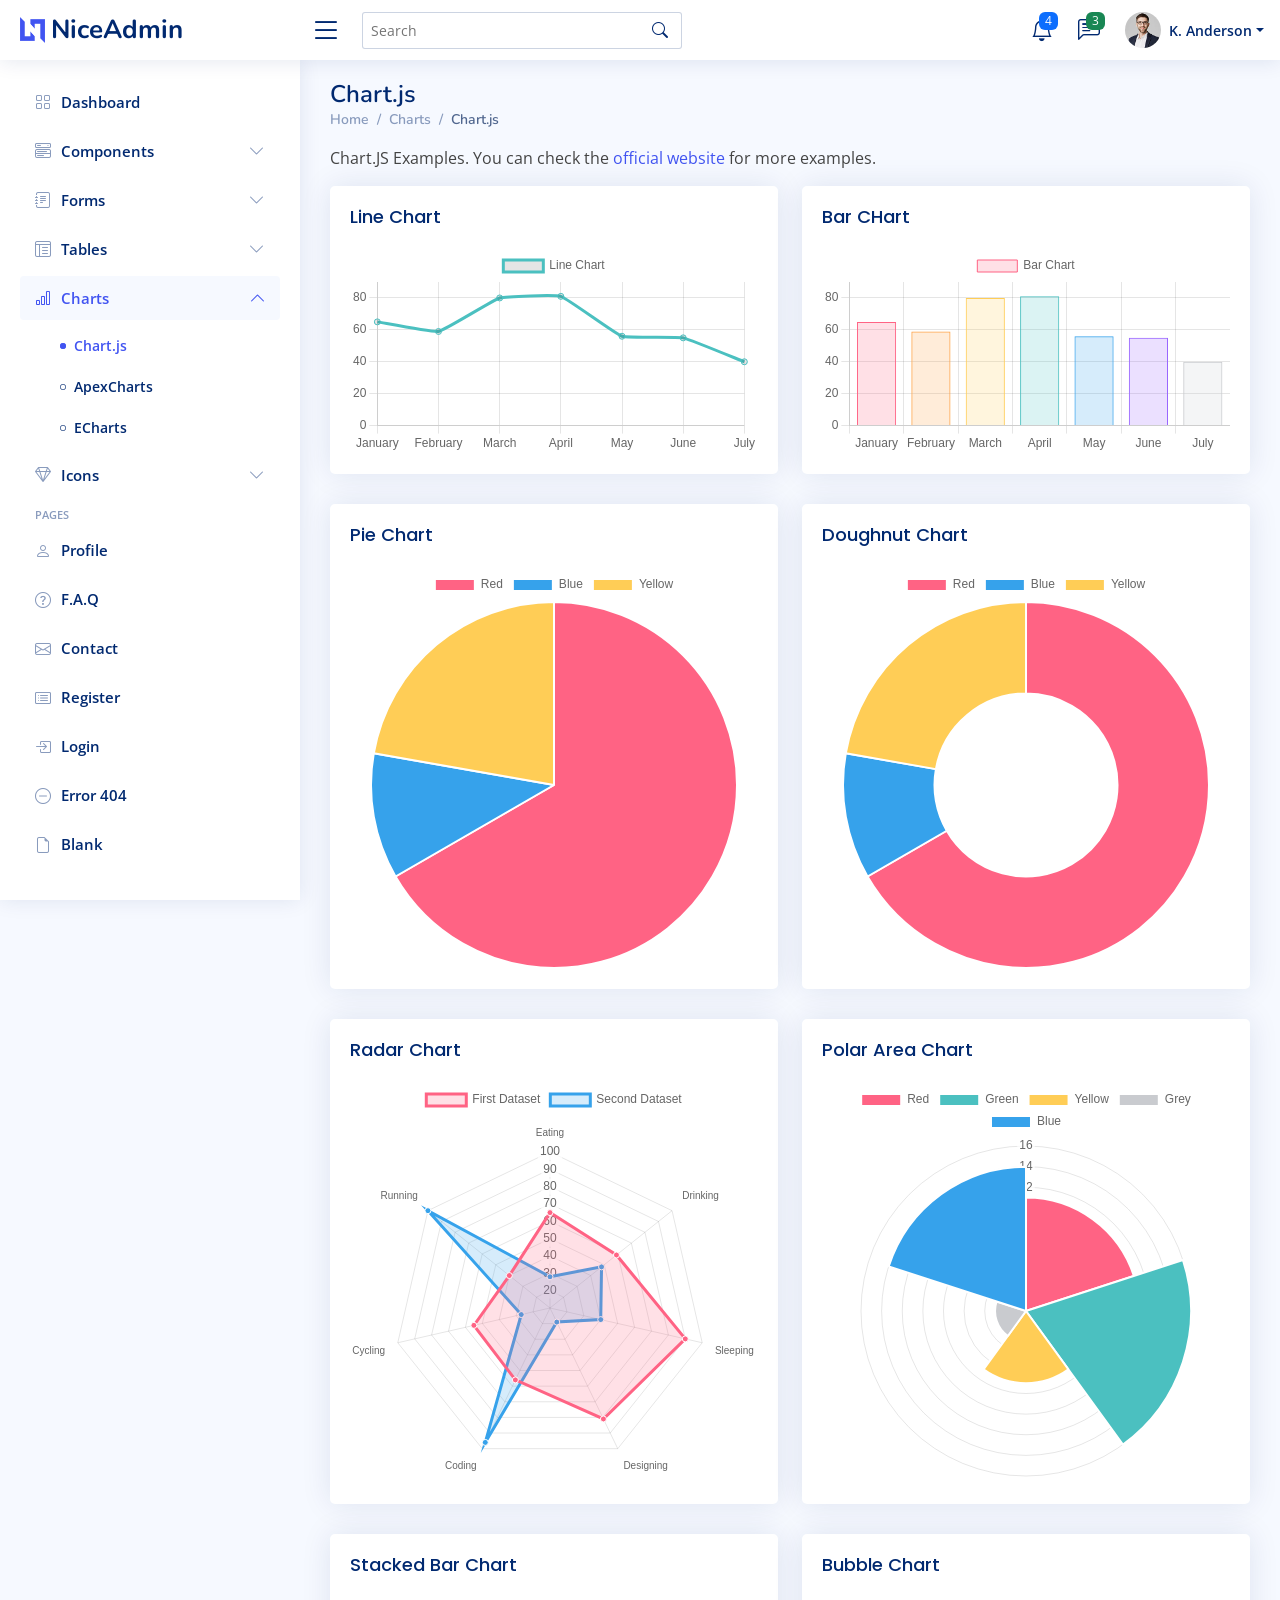
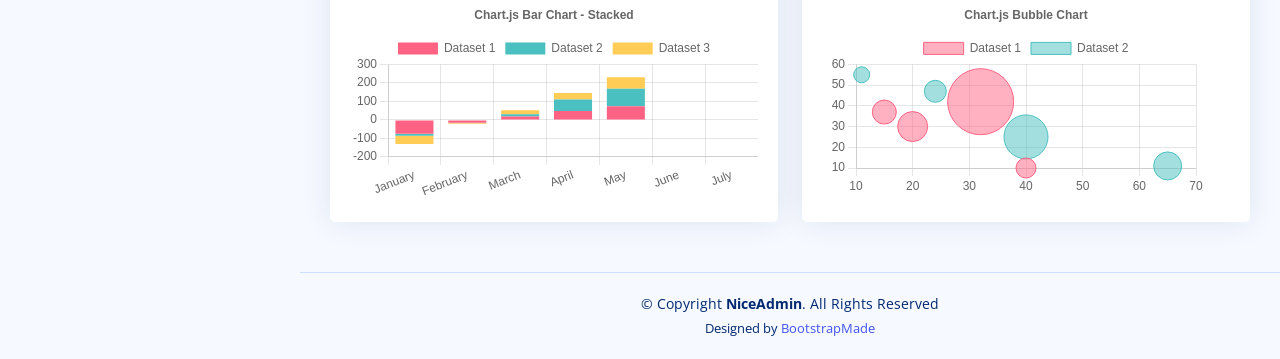
<file: static/charts-chartjs.html>
<!DOCTYPE html>
<html lang="en">

<head>
  <meta charset="utf-8">
  <meta content="width=device-width, initial-scale=1.0" name="viewport">

  <title>Charts / Chart.js - NiceAdmin Bootstrap Template</title>
  <meta content="" name="description">
  <meta content="" name="keywords">

  <!-- Favicons -->
  <link href="assets/img/favicon.png" rel="icon">
  <link href="assets/img/apple-touch-icon.png" rel="apple-touch-icon">

  <!-- Google Fonts -->
  <link href="https://fonts.gstatic.com" rel="preconnect">
  <link href="https://fonts.googleapis.com/css?family=Open+Sans:300,300i,400,400i,600,600i,700,700i|Nunito:300,300i,400,400i,600,600i,700,700i|Poppins:300,300i,400,400i,500,500i,600,600i,700,700i" rel="stylesheet">

  <!-- Vendor CSS Files -->
  <link href="assets/vendor/bootstrap/css/bootstrap.min.css" rel="stylesheet">
  <link href="assets/vendor/bootstrap-icons/bootstrap-icons.css" rel="stylesheet">
  <link href="assets/vendor/boxicons/css/boxicons.min.css" rel="stylesheet">
  <link href="assets/vendor/quill/quill.snow.css" rel="stylesheet">
  <link href="assets/vendor/quill/quill.bubble.css" rel="stylesheet">
  <link href="assets/vendor/remixicon/remixicon.css" rel="stylesheet">
  <link href="assets/vendor/simple-datatables/style.css" rel="stylesheet">

  <!-- Template Main CSS File -->
  <link href="assets/css/style.css" rel="stylesheet">

  <!-- =======================================================
  * Template Name: NiceAdmin
  * Updated: May 30 2023 with Bootstrap v5.3.0
  * Template URL: https://bootstrapmade.com/nice-admin-bootstrap-admin-html-template/
  * Author: BootstrapMade.com
  * License: https://bootstrapmade.com/license/
  ======================================================== -->
</head>

<body>

  <!-- ======= Header ======= -->
  <header id="header" class="header fixed-top d-flex align-items-center">

    <div class="d-flex align-items-center justify-content-between">
      <a href="index.html" class="logo d-flex align-items-center">
        <img src="assets/img/logo.png" alt="">
        <span class="d-none d-lg-block">NiceAdmin</span>
      </a>
      <i class="bi bi-list toggle-sidebar-btn"></i>
    </div><!-- End Logo -->

    <div class="search-bar">
      <form class="search-form d-flex align-items-center" method="POST" action="#">
        <input type="text" name="query" placeholder="Search" title="Enter search keyword">
        <button type="submit" title="Search"><i class="bi bi-search"></i></button>
      </form>
    </div><!-- End Search Bar -->

    <nav class="header-nav ms-auto">
      <ul class="d-flex align-items-center">

        <li class="nav-item d-block d-lg-none">
          <a class="nav-link nav-icon search-bar-toggle " href="#">
            <i class="bi bi-search"></i>
          </a>
        </li><!-- End Search Icon-->

        <li class="nav-item dropdown">

          <a class="nav-link nav-icon" href="#" data-bs-toggle="dropdown">
            <i class="bi bi-bell"></i>
            <span class="badge bg-primary badge-number">4</span>
          </a><!-- End Notification Icon -->

          <ul class="dropdown-menu dropdown-menu-end dropdown-menu-arrow notifications">
            <li class="dropdown-header">
              You have 4 new notifications
              <a href="#"><span class="badge rounded-pill bg-primary p-2 ms-2">View all</span></a>
            </li>
            <li>
              <hr class="dropdown-divider">
            </li>

            <li class="notification-item">
              <i class="bi bi-exclamation-circle text-warning"></i>
              <div>
                <h4>Lorem Ipsum</h4>
                <p>Quae dolorem earum veritatis oditseno</p>
                <p>30 min. ago</p>
              </div>
            </li>

            <li>
              <hr class="dropdown-divider">
            </li>

            <li class="notification-item">
              <i class="bi bi-x-circle text-danger"></i>
              <div>
                <h4>Atque rerum nesciunt</h4>
                <p>Quae dolorem earum veritatis oditseno</p>
                <p>1 hr. ago</p>
              </div>
            </li>

            <li>
              <hr class="dropdown-divider">
            </li>

            <li class="notification-item">
              <i class="bi bi-check-circle text-success"></i>
              <div>
                <h4>Sit rerum fuga</h4>
                <p>Quae dolorem earum veritatis oditseno</p>
                <p>2 hrs. ago</p>
              </div>
            </li>

            <li>
              <hr class="dropdown-divider">
            </li>

            <li class="notification-item">
              <i class="bi bi-info-circle text-primary"></i>
              <div>
                <h4>Dicta reprehenderit</h4>
                <p>Quae dolorem earum veritatis oditseno</p>
                <p>4 hrs. ago</p>
              </div>
            </li>

            <li>
              <hr class="dropdown-divider">
            </li>
            <li class="dropdown-footer">
              <a href="#">Show all notifications</a>
            </li>

          </ul><!-- End Notification Dropdown Items -->

        </li><!-- End Notification Nav -->

        <li class="nav-item dropdown">

          <a class="nav-link nav-icon" href="#" data-bs-toggle="dropdown">
            <i class="bi bi-chat-left-text"></i>
            <span class="badge bg-success badge-number">3</span>
          </a><!-- End Messages Icon -->

          <ul class="dropdown-menu dropdown-menu-end dropdown-menu-arrow messages">
            <li class="dropdown-header">
              You have 3 new messages
              <a href="#"><span class="badge rounded-pill bg-primary p-2 ms-2">View all</span></a>
            </li>
            <li>
              <hr class="dropdown-divider">
            </li>

            <li class="message-item">
              <a href="#">
                <img src="assets/img/messages-1.jpg" alt="" class="rounded-circle">
                <div>
                  <h4>Maria Hudson</h4>
                  <p>Velit asperiores et ducimus soluta repudiandae labore officia est ut...</p>
                  <p>4 hrs. ago</p>
                </div>
              </a>
            </li>
            <li>
              <hr class="dropdown-divider">
            </li>

            <li class="message-item">
              <a href="#">
                <img src="assets/img/messages-2.jpg" alt="" class="rounded-circle">
                <div>
                  <h4>Anna Nelson</h4>
                  <p>Velit asperiores et ducimus soluta repudiandae labore officia est ut...</p>
                  <p>6 hrs. ago</p>
                </div>
              </a>
            </li>
            <li>
              <hr class="dropdown-divider">
            </li>

            <li class="message-item">
              <a href="#">
                <img src="assets/img/messages-3.jpg" alt="" class="rounded-circle">
                <div>
                  <h4>David Muldon</h4>
                  <p>Velit asperiores et ducimus soluta repudiandae labore officia est ut...</p>
                  <p>8 hrs. ago</p>
                </div>
              </a>
            </li>
            <li>
              <hr class="dropdown-divider">
            </li>

            <li class="dropdown-footer">
              <a href="#">Show all messages</a>
            </li>

          </ul><!-- End Messages Dropdown Items -->

        </li><!-- End Messages Nav -->

        <li class="nav-item dropdown pe-3">

          <a class="nav-link nav-profile d-flex align-items-center pe-0" href="#" data-bs-toggle="dropdown">
            <img src="assets/img/profile-img.jpg" alt="Profile" class="rounded-circle">
            <span class="d-none d-md-block dropdown-toggle ps-2">K. Anderson</span>
          </a><!-- End Profile Iamge Icon -->

          <ul class="dropdown-menu dropdown-menu-end dropdown-menu-arrow profile">
            <li class="dropdown-header">
              <h6>Kevin Anderson</h6>
              <span>Web Designer</span>
            </li>
            <li>
              <hr class="dropdown-divider">
            </li>

            <li>
              <a class="dropdown-item d-flex align-items-center" href="users-profile.html">
                <i class="bi bi-person"></i>
                <span>My Profile</span>
              </a>
            </li>
            <li>
              <hr class="dropdown-divider">
            </li>

            <li>
              <a class="dropdown-item d-flex align-items-center" href="users-profile.html">
                <i class="bi bi-gear"></i>
                <span>Account Settings</span>
              </a>
            </li>
            <li>
              <hr class="dropdown-divider">
            </li>

            <li>
              <a class="dropdown-item d-flex align-items-center" href="pages-faq.html">
                <i class="bi bi-question-circle"></i>
                <span>Need Help?</span>
              </a>
            </li>
            <li>
              <hr class="dropdown-divider">
            </li>

            <li>
              <a class="dropdown-item d-flex align-items-center" href="#">
                <i class="bi bi-box-arrow-right"></i>
                <span>Sign Out</span>
              </a>
            </li>

          </ul><!-- End Profile Dropdown Items -->
        </li><!-- End Profile Nav -->

      </ul>
    </nav><!-- End Icons Navigation -->

  </header><!-- End Header -->

  <!-- ======= Sidebar ======= -->
  <aside id="sidebar" class="sidebar">

    <ul class="sidebar-nav" id="sidebar-nav">

      <li class="nav-item">
        <a class="nav-link collapsed" href="index.html">
          <i class="bi bi-grid"></i>
          <span>Dashboard</span>
        </a>
      </li><!-- End Dashboard Nav -->

      <li class="nav-item">
        <a class="nav-link collapsed" data-bs-target="#components-nav" data-bs-toggle="collapse" href="#">
          <i class="bi bi-menu-button-wide"></i><span>Components</span><i class="bi bi-chevron-down ms-auto"></i>
        </a>
        <ul id="components-nav" class="nav-content collapse " data-bs-parent="#sidebar-nav">
          <li>
            <a href="components-alerts.html">
              <i class="bi bi-circle"></i><span>Alerts</span>
            </a>
          </li>
          <li>
            <a href="components-accordion.html">
              <i class="bi bi-circle"></i><span>Accordion</span>
            </a>
          </li>
          <li>
            <a href="components-badges.html">
              <i class="bi bi-circle"></i><span>Badges</span>
            </a>
          </li>
          <li>
            <a href="components-breadcrumbs.html">
              <i class="bi bi-circle"></i><span>Breadcrumbs</span>
            </a>
          </li>
          <li>
            <a href="components-buttons.html">
              <i class="bi bi-circle"></i><span>Buttons</span>
            </a>
          </li>
          <li>
            <a href="components-cards.html">
              <i class="bi bi-circle"></i><span>Cards</span>
            </a>
          </li>
          <li>
            <a href="components-carousel.html">
              <i class="bi bi-circle"></i><span>Carousel</span>
            </a>
          </li>
          <li>
            <a href="components-list-group.html">
              <i class="bi bi-circle"></i><span>List group</span>
            </a>
          </li>
          <li>
            <a href="components-modal.html">
              <i class="bi bi-circle"></i><span>Modal</span>
            </a>
          </li>
          <li>
            <a href="components-tabs.html">
              <i class="bi bi-circle"></i><span>Tabs</span>
            </a>
          </li>
          <li>
            <a href="components-pagination.html">
              <i class="bi bi-circle"></i><span>Pagination</span>
            </a>
          </li>
          <li>
            <a href="components-progress.html">
              <i class="bi bi-circle"></i><span>Progress</span>
            </a>
          </li>
          <li>
            <a href="components-spinners.html">
              <i class="bi bi-circle"></i><span>Spinners</span>
            </a>
          </li>
          <li>
            <a href="components-tooltips.html">
              <i class="bi bi-circle"></i><span>Tooltips</span>
            </a>
          </li>
        </ul>
      </li><!-- End Components Nav -->

      <li class="nav-item">
        <a class="nav-link collapsed" data-bs-target="#forms-nav" data-bs-toggle="collapse" href="#">
          <i class="bi bi-journal-text"></i><span>Forms</span><i class="bi bi-chevron-down ms-auto"></i>
        </a>
        <ul id="forms-nav" class="nav-content collapse " data-bs-parent="#sidebar-nav">
          <li>
            <a href="forms-elements.html">
              <i class="bi bi-circle"></i><span>Form Elements</span>
            </a>
          </li>
          <li>
            <a href="forms-layouts.html">
              <i class="bi bi-circle"></i><span>Form Layouts</span>
            </a>
          </li>
          <li>
            <a href="forms-editors.html">
              <i class="bi bi-circle"></i><span>Form Editors</span>
            </a>
          </li>
          <li>
            <a href="forms-validation.html">
              <i class="bi bi-circle"></i><span>Form Validation</span>
            </a>
          </li>
        </ul>
      </li><!-- End Forms Nav -->

      <li class="nav-item">
        <a class="nav-link collapsed" data-bs-target="#tables-nav" data-bs-toggle="collapse" href="#">
          <i class="bi bi-layout-text-window-reverse"></i><span>Tables</span><i class="bi bi-chevron-down ms-auto"></i>
        </a>
        <ul id="tables-nav" class="nav-content collapse " data-bs-parent="#sidebar-nav">
          <li>
            <a href="tables-general.html">
              <i class="bi bi-circle"></i><span>General Tables</span>
            </a>
          </li>
          <li>
            <a href="tables-data.html">
              <i class="bi bi-circle"></i><span>Data Tables</span>
            </a>
          </li>
        </ul>
      </li><!-- End Tables Nav -->

      <li class="nav-item">
        <a class="nav-link " data-bs-target="#charts-nav" data-bs-toggle="collapse" href="#">
          <i class="bi bi-bar-chart"></i><span>Charts</span><i class="bi bi-chevron-down ms-auto"></i>
        </a>
        <ul id="charts-nav" class="nav-content collapse show" data-bs-parent="#sidebar-nav">
          <li>
            <a href="charts-chartjs.html" class="active">
              <i class="bi bi-circle"></i><span>Chart.js</span>
            </a>
          </li>
          <li>
            <a href="charts-apexcharts.html">
              <i class="bi bi-circle"></i><span>ApexCharts</span>
            </a>
          </li>
          <li>
            <a href="charts-echarts.html">
              <i class="bi bi-circle"></i><span>ECharts</span>
            </a>
          </li>
        </ul>
      </li><!-- End Charts Nav -->

      <li class="nav-item">
        <a class="nav-link collapsed" data-bs-target="#icons-nav" data-bs-toggle="collapse" href="#">
          <i class="bi bi-gem"></i><span>Icons</span><i class="bi bi-chevron-down ms-auto"></i>
        </a>
        <ul id="icons-nav" class="nav-content collapse " data-bs-parent="#sidebar-nav">
          <li>
            <a href="icons-bootstrap.html">
              <i class="bi bi-circle"></i><span>Bootstrap Icons</span>
            </a>
          </li>
          <li>
            <a href="icons-remix.html">
              <i class="bi bi-circle"></i><span>Remix Icons</span>
            </a>
          </li>
          <li>
            <a href="icons-boxicons.html">
              <i class="bi bi-circle"></i><span>Boxicons</span>
            </a>
          </li>
        </ul>
      </li><!-- End Icons Nav -->

      <li class="nav-heading">Pages</li>

      <li class="nav-item">
        <a class="nav-link collapsed" href="users-profile.html">
          <i class="bi bi-person"></i>
          <span>Profile</span>
        </a>
      </li><!-- End Profile Page Nav -->

      <li class="nav-item">
        <a class="nav-link collapsed" href="pages-faq.html">
          <i class="bi bi-question-circle"></i>
          <span>F.A.Q</span>
        </a>
      </li><!-- End F.A.Q Page Nav -->

      <li class="nav-item">
        <a class="nav-link collapsed" href="pages-contact.html">
          <i class="bi bi-envelope"></i>
          <span>Contact</span>
        </a>
      </li><!-- End Contact Page Nav -->

      <li class="nav-item">
        <a class="nav-link collapsed" href="pages-register.html">
          <i class="bi bi-card-list"></i>
          <span>Register</span>
        </a>
      </li><!-- End Register Page Nav -->

      <li class="nav-item">
        <a class="nav-link collapsed" href="pages-login.html">
          <i class="bi bi-box-arrow-in-right"></i>
          <span>Login</span>
        </a>
      </li><!-- End Login Page Nav -->

      <li class="nav-item">
        <a class="nav-link collapsed" href="pages-error-404.html">
          <i class="bi bi-dash-circle"></i>
          <span>Error 404</span>
        </a>
      </li><!-- End Error 404 Page Nav -->

      <li class="nav-item">
        <a class="nav-link collapsed" href="pages-blank.html">
          <i class="bi bi-file-earmark"></i>
          <span>Blank</span>
        </a>
      </li><!-- End Blank Page Nav -->

    </ul>

  </aside><!-- End Sidebar-->

  <main id="main" class="main">

    <div class="pagetitle">
      <h1>Chart.js</h1>
      <nav>
        <ol class="breadcrumb">
          <li class="breadcrumb-item"><a href="index.html">Home</a></li>
          <li class="breadcrumb-item">Charts</li>
          <li class="breadcrumb-item active">Chart.js</li>
        </ol>
      </nav>
    </div><!-- End Page Title -->

    <p>Chart.JS Examples. You can check the <a href="https://www.chartjs.org/docs/latest/samples/" target="_blank">official website</a> for more examples.</p>

    <section class="section">
      <div class="row">

        <div class="col-lg-6">
          <div class="card">
            <div class="card-body">
              <h5 class="card-title">Line Chart</h5>

              <!-- Line Chart -->
              <canvas id="lineChart" style="max-height: 400px;"></canvas>
              <script>
                document.addEventListener("DOMContentLoaded", () => {
                  new Chart(document.querySelector('#lineChart'), {
                    type: 'line',
                    data: {
                      labels: ['January', 'February', 'March', 'April', 'May', 'June', 'July'],
                      datasets: [{
                        label: 'Line Chart',
                        data: [65, 59, 80, 81, 56, 55, 40],
                        fill: false,
                        borderColor: 'rgb(75, 192, 192)',
                        tension: 0.1
                      }]
                    },
                    options: {
                      scales: {
                        y: {
                          beginAtZero: true
                        }
                      }
                    }
                  });
                });
              </script>
              <!-- End Line CHart -->

            </div>
          </div>
        </div>

        <div class="col-lg-6">
          <div class="card">
            <div class="card-body">
              <h5 class="card-title">Bar CHart</h5>

              <!-- Bar Chart -->
              <canvas id="barChart" style="max-height: 400px;"></canvas>
              <script>
                document.addEventListener("DOMContentLoaded", () => {
                  new Chart(document.querySelector('#barChart'), {
                    type: 'bar',
                    data: {
                      labels: ['January', 'February', 'March', 'April', 'May', 'June', 'July'],
                      datasets: [{
                        label: 'Bar Chart',
                        data: [65, 59, 80, 81, 56, 55, 40],
                        backgroundColor: [
                          'rgba(255, 99, 132, 0.2)',
                          'rgba(255, 159, 64, 0.2)',
                          'rgba(255, 205, 86, 0.2)',
                          'rgba(75, 192, 192, 0.2)',
                          'rgba(54, 162, 235, 0.2)',
                          'rgba(153, 102, 255, 0.2)',
                          'rgba(201, 203, 207, 0.2)'
                        ],
                        borderColor: [
                          'rgb(255, 99, 132)',
                          'rgb(255, 159, 64)',
                          'rgb(255, 205, 86)',
                          'rgb(75, 192, 192)',
                          'rgb(54, 162, 235)',
                          'rgb(153, 102, 255)',
                          'rgb(201, 203, 207)'
                        ],
                        borderWidth: 1
                      }]
                    },
                    options: {
                      scales: {
                        y: {
                          beginAtZero: true
                        }
                      }
                    }
                  });
                });
              </script>
              <!-- End Bar CHart -->

            </div>
          </div>
        </div>

        <div class="col-lg-6">
          <div class="card">
            <div class="card-body">
              <h5 class="card-title">Pie Chart</h5>

              <!-- Pie Chart -->
              <canvas id="pieChart" style="max-height: 400px;"></canvas>
              <script>
                document.addEventListener("DOMContentLoaded", () => {
                  new Chart(document.querySelector('#pieChart'), {
                    type: 'pie',
                    data: {
                      labels: [
                        'Red',
                        'Blue',
                        'Yellow'
                      ],
                      datasets: [{
                        label: 'My First Dataset',
                        data: [300, 50, 100],
                        backgroundColor: [
                          'rgb(255, 99, 132)',
                          'rgb(54, 162, 235)',
                          'rgb(255, 205, 86)'
                        ],
                        hoverOffset: 4
                      }]
                    }
                  });
                });
              </script>
              <!-- End Pie CHart -->

            </div>
          </div>
        </div>

        <div class="col-lg-6">
          <div class="card">
            <div class="card-body">
              <h5 class="card-title">Doughnut Chart</h5>

              <!-- Doughnut Chart -->
              <canvas id="doughnutChart" style="max-height: 400px;"></canvas>
              <script>
                document.addEventListener("DOMContentLoaded", () => {
                  new Chart(document.querySelector('#doughnutChart'), {
                    type: 'doughnut',
                    data: {
                      labels: [
                        'Red',
                        'Blue',
                        'Yellow'
                      ],
                      datasets: [{
                        label: 'My First Dataset',
                        data: [300, 50, 100],
                        backgroundColor: [
                          'rgb(255, 99, 132)',
                          'rgb(54, 162, 235)',
                          'rgb(255, 205, 86)'
                        ],
                        hoverOffset: 4
                      }]
                    }
                  });
                });
              </script>
              <!-- End Doughnut CHart -->

            </div>
          </div>
        </div>

        <div class="col-lg-6">
          <div class="card">
            <div class="card-body">
              <h5 class="card-title">Radar Chart</h5>

              <!-- Radar Chart -->
              <canvas id="radarChart" style="max-height: 400px;"></canvas>
              <script>
                document.addEventListener("DOMContentLoaded", () => {
                  new Chart(document.querySelector('#radarChart'), {
                    type: 'radar',
                    data: {
                      labels: [
                        'Eating',
                        'Drinking',
                        'Sleeping',
                        'Designing',
                        'Coding',
                        'Cycling',
                        'Running'
                      ],
                      datasets: [{
                        label: 'First Dataset',
                        data: [65, 59, 90, 81, 56, 55, 40],
                        fill: true,
                        backgroundColor: 'rgba(255, 99, 132, 0.2)',
                        borderColor: 'rgb(255, 99, 132)',
                        pointBackgroundColor: 'rgb(255, 99, 132)',
                        pointBorderColor: '#fff',
                        pointHoverBackgroundColor: '#fff',
                        pointHoverBorderColor: 'rgb(255, 99, 132)'
                      }, {
                        label: 'Second Dataset',
                        data: [28, 48, 40, 19, 96, 27, 100],
                        fill: true,
                        backgroundColor: 'rgba(54, 162, 235, 0.2)',
                        borderColor: 'rgb(54, 162, 235)',
                        pointBackgroundColor: 'rgb(54, 162, 235)',
                        pointBorderColor: '#fff',
                        pointHoverBackgroundColor: '#fff',
                        pointHoverBorderColor: 'rgb(54, 162, 235)'
                      }]
                    },
                    options: {
                      elements: {
                        line: {
                          borderWidth: 3
                        }
                      }
                    }
                  });
                });
              </script>
              <!-- End Radar CHart -->

            </div>
          </div>
        </div>

        <div class="col-lg-6">
          <div class="card">
            <div class="card-body">
              <h5 class="card-title">Polar Area Chart</h5>

              <!-- Polar Area Chart -->
              <canvas id="polarAreaChart" style="max-height: 400px;"></canvas>
              <script>
                document.addEventListener("DOMContentLoaded", () => {
                  new Chart(document.querySelector('#polarAreaChart'), {
                    type: 'polarArea',
                    data: {
                      labels: [
                        'Red',
                        'Green',
                        'Yellow',
                        'Grey',
                        'Blue'
                      ],
                      datasets: [{
                        label: 'My First Dataset',
                        data: [11, 16, 7, 3, 14],
                        backgroundColor: [
                          'rgb(255, 99, 132)',
                          'rgb(75, 192, 192)',
                          'rgb(255, 205, 86)',
                          'rgb(201, 203, 207)',
                          'rgb(54, 162, 235)'
                        ]
                      }]
                    }
                  });
                });
              </script>
              <!-- End Polar Area Chart -->

            </div>
          </div>
        </div>

        <div class="col-lg-6">
          <div class="card">
            <div class="card-body">
              <h5 class="card-title">Stacked Bar Chart</h5>

              <!-- Stacked Bar Chart -->
              <canvas id="stakedBarChart" style="max-height: 400px;"></canvas>
              <script>
                document.addEventListener("DOMContentLoaded", () => {
                  new Chart(document.querySelector('#stakedBarChart'), {
                    type: 'bar',
                    data: {
                      labels: ['January', 'February', 'March', 'April', 'May', 'June', 'July'],
                      datasets: [{
                          label: 'Dataset 1',
                          data: [-75, -15, 18, 48, 74],
                          backgroundColor: 'rgb(255, 99, 132)',
                        },
                        {
                          label: 'Dataset 2',
                          data: [-11, -1, 12, 62, 95],
                          backgroundColor: 'rgb(75, 192, 192)',
                        },
                        {
                          label: 'Dataset 3',
                          data: [-44, -5, 22, 35, 62],
                          backgroundColor: 'rgb(255, 205, 86)',
                        },
                      ]
                    },
                    options: {
                      plugins: {
                        title: {
                          display: true,
                          text: 'Chart.js Bar Chart - Stacked'
                        },
                      },
                      responsive: true,
                      scales: {
                        x: {
                          stacked: true,
                        },
                        y: {
                          stacked: true
                        }
                      }
                    }
                  });
                });
              </script>
              <!-- End Stacked Bar Chart -->

            </div>
          </div>
        </div>

        <div class="col-lg-6">
          <div class="card">
            <div class="card-body">
              <h5 class="card-title">Bubble Chart</h5>

              <!-- Bubble Chart -->
              <canvas id="bubbleChart" style="max-height: 400px;"></canvas>
              <script>
                document.addEventListener("DOMContentLoaded", () => {
                  new Chart(document.querySelector('#bubbleChart'), {
                    type: 'bubble',
                    data: {
                      labels: ['January', 'February', 'March', 'April', 'May', 'June', 'July'],
                      datasets: [{
                          label: 'Dataset 1',
                          data: [{
                              x: 20,
                              y: 30,
                              r: 15
                            },
                            {
                              x: 40,
                              y: 10,
                              r: 10
                            },
                            {
                              x: 15,
                              y: 37,
                              r: 12
                            },
                            {
                              x: 32,
                              y: 42,
                              r: 33
                            }
                          ],
                          borderColor: 'rgb(255, 99, 132)',
                          backgroundColor: 'rgba(255, 99, 132, 0.5)'
                        },
                        {
                          label: 'Dataset 2',
                          data: [{
                              x: 40,
                              y: 25,
                              r: 22
                            },
                            {
                              x: 24,
                              y: 47,
                              r: 11
                            },
                            {
                              x: 65,
                              y: 11,
                              r: 14
                            },
                            {
                              x: 11,
                              y: 55,
                              r: 8
                            }
                          ],
                          borderColor: 'rgb(75, 192, 192)',
                          backgroundColor: 'rgba(75, 192, 192, 0.5)'
                        }
                      ]
                    },
                    options: {
                      responsive: true,
                      plugins: {
                        legend: {
                          position: 'top',
                        },
                        title: {
                          display: true,
                          text: 'Chart.js Bubble Chart'
                        }
                      }
                    }
                  });
                });
              </script>
              <!-- End Bubble Chart -->

            </div>
          </div>
        </div>

      </div>
    </section>

  </main><!-- End #main -->

  <!-- ======= Footer ======= -->
  <footer id="footer" class="footer">
    <div class="copyright">
      &copy; Copyright <strong><span>NiceAdmin</span></strong>. All Rights Reserved
    </div>
    <div class="credits">
      <!-- All the links in the footer should remain intact. -->
      <!-- You can delete the links only if you purchased the pro version. -->
      <!-- Licensing information: https://bootstrapmade.com/license/ -->
      <!-- Purchase the pro version with working PHP/AJAX contact form: https://bootstrapmade.com/nice-admin-bootstrap-admin-html-template/ -->
      Designed by <a href="https://bootstrapmade.com/">BootstrapMade</a>
    </div>
  </footer><!-- End Footer -->

  <a href="#" class="back-to-top d-flex align-items-center justify-content-center"><i class="bi bi-arrow-up-short"></i></a>

  <!-- Vendor JS Files -->
  <script src="assets/vendor/apexcharts/apexcharts.min.js"></script>
  <script src="assets/vendor/bootstrap/js/bootstrap.bundle.min.js"></script>
  <script src="assets/vendor/chart.js/chart.umd.js"></script>
  <script src="assets/vendor/echarts/echarts.min.js"></script>
  <script src="assets/vendor/quill/quill.min.js"></script>
  <script src="assets/vendor/simple-datatables/simple-datatables.js"></script>
  <script src="assets/vendor/tinymce/tinymce.min.js"></script>
  <script src="assets/vendor/php-email-form/validate.js"></script>

  <!-- Template Main JS File -->
  <script src="assets/js/main.js"></script>

</body>

</html>
</file>
<file: static/assets/vendor/quill/quill.snow.css>
/*!
 * Quill Editor v1.3.7
 * https://quilljs.com/
 * Copyright (c) 2014, Jason Chen
 * Copyright (c) 2013, salesforce.com
 */
.ql-container {
  box-sizing: border-box;
  font-family: Helvetica, Arial, sans-serif;
  font-size: 13px;
  height: 100%;
  margin: 0px;
  position: relative;
}
.ql-container.ql-disabled .ql-tooltip {
  visibility: hidden;
}
.ql-container.ql-disabled .ql-editor ul[data-checked] > li::before {
  pointer-events: none;
}
.ql-clipboard {
  left: -100000px;
  height: 1px;
  overflow-y: hidden;
  position: absolute;
  top: 50%;
}
.ql-clipboard p {
  margin: 0;
  padding: 0;
}
.ql-editor {
  box-sizing: border-box;
  line-height: 1.42;
  height: 100%;
  outline: none;
  overflow-y: auto;
  padding: 12px 15px;
  tab-size: 4;
  -moz-tab-size: 4;
  text-align: left;
  white-space: pre-wrap;
  word-wrap: break-word;
}
.ql-editor > * {
  cursor: text;
}
.ql-editor p,
.ql-editor ol,
.ql-editor ul,
.ql-editor pre,
.ql-editor blockquote,
.ql-editor h1,
.ql-editor h2,
.ql-editor h3,
.ql-editor h4,
.ql-editor h5,
.ql-editor h6 {
  margin: 0;
  padding: 0;
  counter-reset: list-1 list-2 list-3 list-4 list-5 list-6 list-7 list-8 list-9;
}
.ql-editor ol,
.ql-editor ul {
  padding-left: 1.5em;
}
.ql-editor ol > li,
.ql-editor ul > li {
  list-style-type: none;
}
.ql-editor ul > li::before {
  content: '\2022';
}
.ql-editor ul[data-checked=true],
.ql-editor ul[data-checked=false] {
  pointer-events: none;
}
.ql-editor ul[data-checked=true] > li *,
.ql-editor ul[data-checked=false] > li * {
  pointer-events: all;
}
.ql-editor ul[data-checked=true] > li::before,
.ql-editor ul[data-checked=false] > li::before {
  color: #777;
  cursor: pointer;
  pointer-events: all;
}
.ql-editor ul[data-checked=true] > li::before {
  content: '\2611';
}
.ql-editor ul[data-checked=false] > li::before {
  content: '\2610';
}
.ql-editor li::before {
  display: inline-block;
  white-space: nowrap;
  width: 1.2em;
}
.ql-editor li:not(.ql-direction-rtl)::before {
  margin-left: -1.5em;
  margin-right: 0.3em;
  text-align: right;
}
.ql-editor li.ql-direction-rtl::before {
  margin-left: 0.3em;
  margin-right: -1.5em;
}
.ql-editor ol li:not(.ql-direction-rtl),
.ql-editor ul li:not(.ql-direction-rtl) {
  padding-left: 1.5em;
}
.ql-editor ol li.ql-direction-rtl,
.ql-editor ul li.ql-direction-rtl {
  padding-right: 1.5em;
}
.ql-editor ol li {
  counter-reset: list-1 list-2 list-3 list-4 list-5 list-6 list-7 list-8 list-9;
  counter-increment: list-0;
}
.ql-editor ol li:before {
  content: counter(list-0, decimal) '. ';
}
.ql-editor ol li.ql-indent-1 {
  counter-increment: list-1;
}
.ql-editor ol li.ql-indent-1:before {
  content: counter(list-1, lower-alpha) '. ';
}
.ql-editor ol li.ql-indent-1 {
  counter-reset: list-2 list-3 list-4 list-5 list-6 list-7 list-8 list-9;
}
.ql-editor ol li.ql-indent-2 {
  counter-increment: list-2;
}
.ql-editor ol li.ql-indent-2:before {
  content: counter(list-2, lower-roman) '. ';
}
.ql-editor ol li.ql-indent-2 {
  counter-reset: list-3 list-4 list-5 list-6 list-7 list-8 list-9;
}
.ql-editor ol li.ql-indent-3 {
  counter-increment: list-3;
}
.ql-editor ol li.ql-indent-3:before {
  content: counter(list-3, decimal) '. ';
}
.ql-editor ol li.ql-indent-3 {
  counter-reset: list-4 list-5 list-6 list-7 list-8 list-9;
}
.ql-editor ol li.ql-indent-4 {
  counter-increment: list-4;
}
.ql-editor ol li.ql-indent-4:before {
  content: counter(list-4, lower-alpha) '. ';
}
.ql-editor ol li.ql-indent-4 {
  counter-reset: list-5 list-6 list-7 list-8 list-9;
}
.ql-editor ol li.ql-indent-5 {
  counter-increment: list-5;
}
.ql-editor ol li.ql-indent-5:before {
  content: counter(list-5, lower-roman) '. ';
}
.ql-editor ol li.ql-indent-5 {
  counter-reset: list-6 list-7 list-8 list-9;
}
.ql-editor ol li.ql-indent-6 {
  counter-increment: list-6;
}
.ql-editor ol li.ql-indent-6:before {
  content: counter(list-6, decimal) '. ';
}
.ql-editor ol li.ql-indent-6 {
  counter-reset: list-7 list-8 list-9;
}
.ql-editor ol li.ql-indent-7 {
  counter-increment: list-7;
}
.ql-editor ol li.ql-indent-7:before {
  content: counter(list-7, lower-alpha) '. ';
}
.ql-editor ol li.ql-indent-7 {
  counter-reset: list-8 list-9;
}
.ql-editor ol li.ql-indent-8 {
  counter-increment: list-8;
}
.ql-editor ol li.ql-indent-8:before {
  content: counter(list-8, lower-roman) '. ';
}
.ql-editor ol li.ql-indent-8 {
  counter-reset: list-9;
}
.ql-editor ol li.ql-indent-9 {
  counter-increment: list-9;
}
.ql-editor ol li.ql-indent-9:before {
  content: counter(list-9, decimal) '. ';
}
.ql-editor .ql-indent-1:not(.ql-direction-rtl) {
  padding-left: 3em;
}
.ql-editor li.ql-indent-1:not(.ql-direction-rtl) {
  padding-left: 4.5em;
}
.ql-editor .ql-indent-1.ql-direction-rtl.ql-align-right {
  padding-right: 3em;
}
.ql-editor li.ql-indent-1.ql-direction-rtl.ql-align-right {
  padding-right: 4.5em;
}
.ql-editor .ql-indent-2:not(.ql-direction-rtl) {
  padding-left: 6em;
}
.ql-editor li.ql-indent-2:not(.ql-direction-rtl) {
  padding-left: 7.5em;
}
.ql-editor .ql-indent-2.ql-direction-rtl.ql-align-right {
  padding-right: 6em;
}
.ql-editor li.ql-indent-2.ql-direction-rtl.ql-align-right {
  padding-right: 7.5em;
}
.ql-editor .ql-indent-3:not(.ql-direction-rtl) {
  padding-left: 9em;
}
.ql-editor li.ql-indent-3:not(.ql-direction-rtl) {
  padding-left: 10.5em;
}
.ql-editor .ql-indent-3.ql-direction-rtl.ql-align-right {
  padding-right: 9em;
}
.ql-editor li.ql-indent-3.ql-direction-rtl.ql-align-right {
  padding-right: 10.5em;
}
.ql-editor .ql-indent-4:not(.ql-direction-rtl) {
  padding-left: 12em;
}
.ql-editor li.ql-indent-4:not(.ql-direction-rtl) {
  padding-left: 13.5em;
}
.ql-editor .ql-indent-4.ql-direction-rtl.ql-align-right {
  padding-right: 12em;
}
.ql-editor li.ql-indent-4.ql-direction-rtl.ql-align-right {
  padding-right: 13.5em;
}
.ql-editor .ql-indent-5:not(.ql-direction-rtl) {
  padding-left: 15em;
}
.ql-editor li.ql-indent-5:not(.ql-direction-rtl) {
  padding-left: 16.5em;
}
.ql-editor .ql-indent-5.ql-direction-rtl.ql-align-right {
  padding-right: 15em;
}
.ql-editor li.ql-indent-5.ql-direction-rtl.ql-align-right {
  padding-right: 16.5em;
}
.ql-editor .ql-indent-6:not(.ql-direction-rtl) {
  padding-left: 18em;
}
.ql-editor li.ql-indent-6:not(.ql-direction-rtl) {
  padding-left: 19.5em;
}
.ql-editor .ql-indent-6.ql-direction-rtl.ql-align-right {
  padding-right: 18em;
}
.ql-editor li.ql-indent-6.ql-direction-rtl.ql-align-right {
  padding-right: 19.5em;
}
.ql-editor .ql-indent-7:not(.ql-direction-rtl) {
  padding-left: 21em;
}
.ql-editor li.ql-indent-7:not(.ql-direction-rtl) {
  padding-left: 22.5em;
}
.ql-editor .ql-indent-7.ql-direction-rtl.ql-align-right {
  padding-right: 21em;
}
.ql-editor li.ql-indent-7.ql-direction-rtl.ql-align-right {
  padding-right: 22.5em;
}
.ql-editor .ql-indent-8:not(.ql-direction-rtl) {
  padding-left: 24em;
}
.ql-editor li.ql-indent-8:not(.ql-direction-rtl) {
  padding-left: 25.5em;
}
.ql-editor .ql-indent-8.ql-direction-rtl.ql-align-right {
  padding-right: 24em;
}
.ql-editor li.ql-indent-8.ql-direction-rtl.ql-align-right {
  padding-right: 25.5em;
}
.ql-editor .ql-indent-9:not(.ql-direction-rtl) {
  padding-left: 27em;
}
.ql-editor li.ql-indent-9:not(.ql-direction-rtl) {
  padding-left: 28.5em;
}
.ql-editor .ql-indent-9.ql-direction-rtl.ql-align-right {
  padding-right: 27em;
}
.ql-editor li.ql-indent-9.ql-direction-rtl.ql-align-right {
  padding-right: 28.5em;
}
.ql-editor .ql-video {
  display: block;
  max-width: 100%;
}
.ql-editor .ql-video.ql-align-center {
  margin: 0 auto;
}
.ql-editor .ql-video.ql-align-right {
  margin: 0 0 0 auto;
}
.ql-editor .ql-bg-black {
  background-color: #000;
}
.ql-editor .ql-bg-red {
  background-color: #e60000;
}
.ql-editor .ql-bg-orange {
  background-color: #f90;
}
.ql-editor .ql-bg-yellow {
  background-color: #ff0;
}
.ql-editor .ql-bg-green {
  background-color: #008a00;
}
.ql-editor .ql-bg-blue {
  background-color: #06c;
}
.ql-editor .ql-bg-purple {
  background-color: #93f;
}
.ql-editor .ql-color-white {
  color: #fff;
}
.ql-editor .ql-color-red {
  color: #e60000;
}
.ql-editor .ql-color-orange {
  color: #f90;
}
.ql-editor .ql-color-yellow {
  color: #ff0;
}
.ql-editor .ql-color-green {
  color: #008a00;
}
.ql-editor .ql-color-blue {
  color: #06c;
}
.ql-editor .ql-color-purple {
  color: #93f;
}
.ql-editor .ql-font-serif {
  font-family: Georgia, Times New Roman, serif;
}
.ql-editor .ql-font-monospace {
  font-family: Monaco, Courier New, monospace;
}
.ql-editor .ql-size-small {
  font-size: 0.75em;
}
.ql-editor .ql-size-large {
  font-size: 1.5em;
}
.ql-editor .ql-size-huge {
  font-size: 2.5em;
}
.ql-editor .ql-direction-rtl {
  direction: rtl;
  text-align: inherit;
}
.ql-editor .ql-align-center {
  text-align: center;
}
.ql-editor .ql-align-justify {
  text-align: justify;
}
.ql-editor .ql-align-right {
  text-align: right;
}
.ql-editor.ql-blank::before {
  color: rgba(0,0,0,0.6);
  content: attr(data-placeholder);
  font-style: italic;
  left: 15px;
  pointer-events: none;
  position: absolute;
  right: 15px;
}
.ql-snow.ql-toolbar:after,
.ql-snow .ql-toolbar:after {
  clear: both;
  content: '';
  display: table;
}
.ql-snow.ql-toolbar button,
.ql-snow .ql-toolbar button {
  background: none;
  border: none;
  cursor: pointer;
  display: inline-block;
  float: left;
  height: 24px;
  padding: 3px 5px;
  width: 28px;
}
.ql-snow.ql-toolbar button svg,
.ql-snow .ql-toolbar button svg {
  float: left;
  height: 100%;
}
.ql-snow.ql-toolbar button:active:hover,
.ql-snow .ql-toolbar button:active:hover {
  outline: none;
}
.ql-snow.ql-toolbar input.ql-image[type=file],
.ql-snow .ql-toolbar input.ql-image[type=file] {
  display: none;
}
.ql-snow.ql-toolbar button:hover,
.ql-snow .ql-toolbar button:hover,
.ql-snow.ql-toolbar button:focus,
.ql-snow .ql-toolbar button:focus,
.ql-snow.ql-toolbar button.ql-active,
.ql-snow .ql-toolbar button.ql-active,
.ql-snow.ql-toolbar .ql-picker-label:hover,
.ql-snow .ql-toolbar .ql-picker-label:hover,
.ql-snow.ql-toolbar .ql-picker-label.ql-active,
.ql-snow .ql-toolbar .ql-picker-label.ql-active,
.ql-snow.ql-toolbar .ql-picker-item:hover,
.ql-snow .ql-toolbar .ql-picker-item:hover,
.ql-snow.ql-toolbar .ql-picker-item.ql-selected,
.ql-snow .ql-toolbar .ql-picker-item.ql-selected {
  color: #06c;
}
.ql-snow.ql-toolbar button:hover .ql-fill,
.ql-snow .ql-toolbar button:hover .ql-fill,
.ql-snow.ql-toolbar button:focus .ql-fill,
.ql-snow .ql-toolbar button:focus .ql-fill,
.ql-snow.ql-toolbar button.ql-active .ql-fill,
.ql-snow .ql-toolbar button.ql-active .ql-fill,
.ql-snow.ql-toolbar .ql-picker-label:hover .ql-fill,
.ql-snow .ql-toolbar .ql-picker-label:hover .ql-fill,
.ql-snow.ql-toolbar .ql-picker-label.ql-active .ql-fill,
.ql-snow .ql-toolbar .ql-picker-label.ql-active .ql-fill,
.ql-snow.ql-toolbar .ql-picker-item:hover .ql-fill,
.ql-snow .ql-toolbar .ql-picker-item:hover .ql-fill,
.ql-snow.ql-toolbar .ql-picker-item.ql-selected .ql-fill,
.ql-snow .ql-toolbar .ql-picker-item.ql-selected .ql-fill,
.ql-snow.ql-toolbar button:hover .ql-stroke.ql-fill,
.ql-snow .ql-toolbar button:hover .ql-stroke.ql-fill,
.ql-snow.ql-toolbar button:focus .ql-stroke.ql-fill,
.ql-snow .ql-toolbar button:focus .ql-stroke.ql-fill,
.ql-snow.ql-toolbar button.ql-active .ql-stroke.ql-fill,
.ql-snow .ql-toolbar button.ql-active .ql-stroke.ql-fill,
.ql-snow.ql-toolbar .ql-picker-label:hover .ql-stroke.ql-fill,
.ql-snow .ql-toolbar .ql-picker-label:hover .ql-stroke.ql-fill,
.ql-snow.ql-toolbar .ql-picker-label.ql-active .ql-stroke.ql-fill,
.ql-snow .ql-toolbar .ql-picker-label.ql-active .ql-stroke.ql-fill,
.ql-snow.ql-toolbar .ql-picker-item:hover .ql-stroke.ql-fill,
.ql-snow .ql-toolbar .ql-picker-item:hover .ql-stroke.ql-fill,
.ql-snow.ql-toolbar .ql-picker-item.ql-selected .ql-stroke.ql-fill,
.ql-snow .ql-toolbar .ql-picker-item.ql-selected .ql-stroke.ql-fill {
  fill: #06c;
}
.ql-snow.ql-toolbar button:hover .ql-stroke,
.ql-snow .ql-toolbar button:hover .ql-stroke,
.ql-snow.ql-toolbar button:focus .ql-stroke,
.ql-snow .ql-toolbar button:focus .ql-stroke,
.ql-snow.ql-toolbar button.ql-active .ql-stroke,
.ql-snow .ql-toolbar button.ql-active .ql-stroke,
.ql-snow.ql-toolbar .ql-picker-label:hover .ql-stroke,
.ql-snow .ql-toolbar .ql-picker-label:hover .ql-stroke,
.ql-snow.ql-toolbar .ql-picker-label.ql-active .ql-stroke,
.ql-snow .ql-toolbar .ql-picker-label.ql-active .ql-stroke,
.ql-snow.ql-toolbar .ql-picker-item:hover .ql-stroke,
.ql-snow .ql-toolbar .ql-picker-item:hover .ql-stroke,
.ql-snow.ql-toolbar .ql-picker-item.ql-selected .ql-stroke,
.ql-snow .ql-toolbar .ql-picker-item.ql-selected .ql-stroke,
.ql-snow.ql-toolbar button:hover .ql-stroke-miter,
.ql-snow .ql-toolbar button:hover .ql-stroke-miter,
.ql-snow.ql-toolbar button:focus .ql-stroke-miter,
.ql-snow .ql-toolbar button:focus .ql-stroke-miter,
.ql-snow.ql-toolbar button.ql-active .ql-stroke-miter,
.ql-snow .ql-toolbar button.ql-active .ql-stroke-miter,
.ql-snow.ql-toolbar .ql-picker-label:hover .ql-stroke-miter,
.ql-snow .ql-toolbar .ql-picker-label:hover .ql-stroke-miter,
.ql-snow.ql-toolbar .ql-picker-label.ql-active .ql-stroke-miter,
.ql-snow .ql-toolbar .ql-picker-label.ql-active .ql-stroke-miter,
.ql-snow.ql-toolbar .ql-picker-item:hover .ql-stroke-miter,
.ql-snow .ql-toolbar .ql-picker-item:hover .ql-stroke-miter,
.ql-snow.ql-toolbar .ql-picker-item.ql-selected .ql-stroke-miter,
.ql-snow .ql-toolbar .ql-picker-item.ql-selected .ql-stroke-miter {
  stroke: #06c;
}
@media (pointer: coarse) {
  .ql-snow.ql-toolbar button:hover:not(.ql-active),
  .ql-snow .ql-toolbar button:hover:not(.ql-active) {
    color: #444;
  }
  .ql-snow.ql-toolbar button:hover:not(.ql-active) .ql-fill,
  .ql-snow .ql-toolbar button:hover:not(.ql-active) .ql-fill,
  .ql-snow.ql-toolbar button:hover:not(.ql-active) .ql-stroke.ql-fill,
  .ql-snow .ql-toolbar button:hover:not(.ql-active) .ql-stroke.ql-fill {
    fill: #444;
  }
  .ql-snow.ql-toolbar button:hover:not(.ql-active) .ql-stroke,
  .ql-snow .ql-toolbar button:hover:not(.ql-active) .ql-stroke,
  .ql-snow.ql-toolbar button:hover:not(.ql-active) .ql-stroke-miter,
  .ql-snow .ql-toolbar button:hover:not(.ql-active) .ql-stroke-miter {
    stroke: #444;
  }
}
.ql-snow {
  box-sizing: border-box;
}
.ql-snow * {
  box-sizing: border-box;
}
.ql-snow .ql-hidden {
  display: none;
}
.ql-snow .ql-out-bottom,
.ql-snow .ql-out-top {
  visibility: hidden;
}
.ql-snow .ql-tooltip {
  position: absolute;
  transform: translateY(10px);
}
.ql-snow .ql-tooltip a {
  cursor: pointer;
  text-decoration: none;
}
.ql-snow .ql-tooltip.ql-flip {
  transform: translateY(-10px);
}
.ql-snow .ql-formats {
  display: inline-block;
  vertical-align: middle;
}
.ql-snow .ql-formats:after {
  clear: both;
  content: '';
  display: table;
}
.ql-snow .ql-stroke {
  fill: none;
  stroke: #444;
  stroke-linecap: round;
  stroke-linejoin: round;
  stroke-width: 2;
}
.ql-snow .ql-stroke-miter {
  fill: none;
  stroke: #444;
  stroke-miterlimit: 10;
  stroke-width: 2;
}
.ql-snow .ql-fill,
.ql-snow .ql-stroke.ql-fill {
  fill: #444;
}
.ql-snow .ql-empty {
  fill: none;
}
.ql-snow .ql-even {
  fill-rule: evenodd;
}
.ql-snow .ql-thin,
.ql-snow .ql-stroke.ql-thin {
  stroke-width: 1;
}
.ql-snow .ql-transparent {
  opacity: 0.4;
}
.ql-snow .ql-direction svg:last-child {
  display: none;
}
.ql-snow .ql-direction.ql-active svg:last-child {
  display: inline;
}
.ql-snow .ql-direction.ql-active svg:first-child {
  display: none;
}
.ql-snow .ql-editor h1 {
  font-size: 2em;
}
.ql-snow .ql-editor h2 {
  font-size: 1.5em;
}
.ql-snow .ql-editor h3 {
  font-size: 1.17em;
}
.ql-snow .ql-editor h4 {
  font-size: 1em;
}
.ql-snow .ql-editor h5 {
  font-size: 0.83em;
}
.ql-snow .ql-editor h6 {
  font-size: 0.67em;
}
.ql-snow .ql-editor a {
  text-decoration: underline;
}
.ql-snow .ql-editor blockquote {
  border-left: 4px solid #ccc;
  margin-bottom: 5px;
  margin-top: 5px;
  padding-left: 16px;
}
.ql-snow .ql-editor code,
.ql-snow .ql-editor pre {
  background-color: #f0f0f0;
  border-radius: 3px;
}
.ql-snow .ql-editor pre {
  white-space: pre-wrap;
  margin-bottom: 5px;
  margin-top: 5px;
  padding: 5px 10px;
}
.ql-snow .ql-editor code {
  font-size: 85%;
  padding: 2px 4px;
}
.ql-snow .ql-editor pre.ql-syntax {
  background-color: #23241f;
  color: #f8f8f2;
  overflow: visible;
}
.ql-snow .ql-editor img {
  max-width: 100%;
}
.ql-snow .ql-picker {
  color: #444;
  display: inline-block;
  float: left;
  font-size: 14px;
  font-weight: 500;
  height: 24px;
  position: relative;
  vertical-align: middle;
}
.ql-snow .ql-picker-label {
  cursor: pointer;
  display: inline-block;
  height: 100%;
  padding-left: 8px;
  padding-right: 2px;
  position: relative;
  width: 100%;
}
.ql-snow .ql-picker-label::before {
  display: inline-block;
  line-height: 22px;
}
.ql-snow .ql-picker-options {
  background-color: #fff;
  display: none;
  min-width: 100%;
  padding: 4px 8px;
  position: absolute;
  white-space: nowrap;
}
.ql-snow .ql-picker-options .ql-picker-item {
  cursor: pointer;
  display: block;
  padding-bottom: 5px;
  padding-top: 5px;
}
.ql-snow .ql-picker.ql-expanded .ql-picker-label {
  color: #ccc;
  z-index: 2;
}
.ql-snow .ql-picker.ql-expanded .ql-picker-label .ql-fill {
  fill: #ccc;
}
.ql-snow .ql-picker.ql-expanded .ql-picker-label .ql-stroke {
  stroke: #ccc;
}
.ql-snow .ql-picker.ql-expanded .ql-picker-options {
  display: block;
  margin-top: -1px;
  top: 100%;
  z-index: 1;
}
.ql-snow .ql-color-picker,
.ql-snow .ql-icon-picker {
  width: 28px;
}
.ql-snow .ql-color-picker .ql-picker-label,
.ql-snow .ql-icon-picker .ql-picker-label {
  padding: 2px 4px;
}
.ql-snow .ql-color-picker .ql-picker-label svg,
.ql-snow .ql-icon-picker .ql-picker-label svg {
  right: 4px;
}
.ql-snow .ql-icon-picker .ql-picker-options {
  padding: 4px 0px;
}
.ql-snow .ql-icon-picker .ql-picker-item {
  height: 24px;
  width: 24px;
  padding: 2px 4px;
}
.ql-snow .ql-color-picker .ql-picker-options {
  padding: 3px 5px;
  width: 152px;
}
.ql-snow .ql-color-picker .ql-picker-item {
  border: 1px solid transparent;
  float: left;
  height: 16px;
  margin: 2px;
  padding: 0px;
  width: 16px;
}
.ql-snow .ql-picker:not(.ql-color-picker):not(.ql-icon-picker) svg {
  position: absolute;
  margin-top: -9px;
  right: 0;
  top: 50%;
  width: 18px;
}
.ql-snow .ql-picker.ql-header .ql-picker-label[data-label]:not([data-label=''])::before,
.ql-snow .ql-picker.ql-font .ql-picker-label[data-label]:not([data-label=''])::before,
.ql-snow .ql-picker.ql-size .ql-picker-label[data-label]:not([data-label=''])::before,
.ql-snow .ql-picker.ql-header .ql-picker-item[data-label]:not([data-label=''])::before,
.ql-snow .ql-picker.ql-font .ql-picker-item[data-label]:not([data-label=''])::before,
.ql-snow .ql-picker.ql-size .ql-picker-item[data-label]:not([data-label=''])::before {
  content: attr(data-label);
}
.ql-snow .ql-picker.ql-header {
  width: 98px;
}
.ql-snow .ql-picker.ql-header .ql-picker-label::before,
.ql-snow .ql-picker.ql-header .ql-picker-item::before {
  content: 'Normal';
}
.ql-snow .ql-picker.ql-header .ql-picker-label[data-value="1"]::before,
.ql-snow .ql-picker.ql-header .ql-picker-item[data-value="1"]::before {
  content: 'Heading 1';
}
.ql-snow .ql-picker.ql-header .ql-picker-label[data-value="2"]::before,
.ql-snow .ql-picker.ql-header .ql-picker-item[data-value="2"]::before {
  content: 'Heading 2';
}
.ql-snow .ql-picker.ql-header .ql-picker-label[data-value="3"]::before,
.ql-snow .ql-picker.ql-header .ql-picker-item[data-value="3"]::before {
  content: 'Heading 3';
}
.ql-snow .ql-picker.ql-header .ql-picker-label[data-value="4"]::before,
.ql-snow .ql-picker.ql-header .ql-picker-item[data-value="4"]::before {
  content: 'Heading 4';
}
.ql-snow .ql-picker.ql-header .ql-picker-label[data-value="5"]::before,
.ql-snow .ql-picker.ql-header .ql-picker-item[data-value="5"]::before {
  content: 'Heading 5';
}
.ql-snow .ql-picker.ql-header .ql-picker-label[data-value="6"]::before,
.ql-snow .ql-picker.ql-header .ql-picker-item[data-value="6"]::before {
  content: 'Heading 6';
}
.ql-snow .ql-picker.ql-header .ql-picker-item[data-value="1"]::before {
  font-size: 2em;
}
.ql-snow .ql-picker.ql-header .ql-picker-item[data-value="2"]::before {
  font-size: 1.5em;
}
.ql-snow .ql-picker.ql-header .ql-picker-item[data-value="3"]::before {
  font-size: 1.17em;
}
.ql-snow .ql-picker.ql-header .ql-picker-item[data-value="4"]::before {
  font-size: 1em;
}
.ql-snow .ql-picker.ql-header .ql-picker-item[data-value="5"]::before {
  font-size: 0.83em;
}
.ql-snow .ql-picker.ql-header .ql-picker-item[data-value="6"]::before {
  font-size: 0.67em;
}
.ql-snow .ql-picker.ql-font {
  width: 108px;
}
.ql-snow .ql-picker.ql-font .ql-picker-label::before,
.ql-snow .ql-picker.ql-font .ql-picker-item::before {
  content: 'Sans Serif';
}
.ql-snow .ql-picker.ql-font .ql-picker-label[data-value=serif]::before,
.ql-snow .ql-picker.ql-font .ql-picker-item[data-value=serif]::before {
  content: 'Serif';
}
.ql-snow .ql-picker.ql-font .ql-picker-label[data-value=monospace]::before,
.ql-snow .ql-picker.ql-font .ql-picker-item[data-value=monospace]::before {
  content: 'Monospace';
}
.ql-snow .ql-picker.ql-font .ql-picker-item[data-value=serif]::before {
  font-family: Georgia, Times New Roman, serif;
}
.ql-snow .ql-picker.ql-font .ql-picker-item[data-value=monospace]::before {
  font-family: Monaco, Courier New, monospace;
}
.ql-snow .ql-picker.ql-size {
  width: 98px;
}
.ql-snow .ql-picker.ql-size .ql-picker-label::before,
.ql-snow .ql-picker.ql-size .ql-picker-item::before {
  content: 'Normal';
}
.ql-snow .ql-picker.ql-size .ql-picker-label[data-value=small]::before,
.ql-snow .ql-picker.ql-size .ql-picker-item[data-value=small]::before {
  content: 'Small';
}
.ql-snow .ql-picker.ql-size .ql-picker-label[data-value=large]::before,
.ql-snow .ql-picker.ql-size .ql-picker-item[data-value=large]::before {
  content: 'Large';
}
.ql-snow .ql-picker.ql-size .ql-picker-label[data-value=huge]::before,
.ql-snow .ql-picker.ql-size .ql-picker-item[data-value=huge]::before {
  content: 'Huge';
}
.ql-snow .ql-picker.ql-size .ql-picker-item[data-value=small]::before {
  font-size: 10px;
}
.ql-snow .ql-picker.ql-size .ql-picker-item[data-value=large]::before {
  font-size: 18px;
}
.ql-snow .ql-picker.ql-size .ql-picker-item[data-value=huge]::before {
  font-size: 32px;
}
.ql-snow .ql-color-picker.ql-background .ql-picker-item {
  background-color: #fff;
}
.ql-snow .ql-color-picker.ql-color .ql-picker-item {
  background-color: #000;
}
.ql-toolbar.ql-snow {
  border: 1px solid #ccc;
  box-sizing: border-box;
  font-family: 'Helvetica Neue', 'Helvetica', 'Arial', sans-serif;
  padding: 8px;
}
.ql-toolbar.ql-snow .ql-formats {
  margin-right: 15px;
}
.ql-toolbar.ql-snow .ql-picker-label {
  border: 1px solid transparent;
}
.ql-toolbar.ql-snow .ql-picker-options {
  border: 1px solid transparent;
  box-shadow: rgba(0,0,0,0.2) 0 2px 8px;
}
.ql-toolbar.ql-snow .ql-picker.ql-expanded .ql-picker-label {
  border-color: #ccc;
}
.ql-toolbar.ql-snow .ql-picker.ql-expanded .ql-picker-options {
  border-color: #ccc;
}
.ql-toolbar.ql-snow .ql-color-picker .ql-picker-item.ql-selected,
.ql-toolbar.ql-snow .ql-color-picker .ql-picker-item:hover {
  border-color: #000;
}
.ql-toolbar.ql-snow + .ql-container.ql-snow {
  border-top: 0px;
}
.ql-snow .ql-tooltip {
  background-color: #fff;
  border: 1px solid #ccc;
  box-shadow: 0px 0px 5px #ddd;
  color: #444;
  padding: 5px 12px;
  white-space: nowrap;
}
.ql-snow .ql-tooltip::before {
  content: "Visit URL:";
  line-height: 26px;
  margin-right: 8px;
}
.ql-snow .ql-tooltip input[type=text] {
  display: none;
  border: 1px solid #ccc;
  font-size: 13px;
  height: 26px;
  margin: 0px;
  padding: 3px 5px;
  width: 170px;
}
.ql-snow .ql-tooltip a.ql-preview {
  display: inline-block;
  max-width: 200px;
  overflow-x: hidden;
  text-overflow: ellipsis;
  vertical-align: top;
}
.ql-snow .ql-tooltip a.ql-action::after {
  border-right: 1px solid #ccc;
  content: 'Edit';
  margin-left: 16px;
  padding-right: 8px;
}
.ql-snow .ql-tooltip a.ql-remove::before {
  content: 'Remove';
  margin-left: 8px;
}
.ql-snow .ql-tooltip a {
  line-height: 26px;
}
.ql-snow .ql-tooltip.ql-editing a.ql-preview,
.ql-snow .ql-tooltip.ql-editing a.ql-remove {
  display: none;
}
.ql-snow .ql-tooltip.ql-editing input[type=text] {
  display: inline-block;
}
.ql-snow .ql-tooltip.ql-editing a.ql-action::after {
  border-right: 0px;
  content: 'Save';
  padding-right: 0px;
}
.ql-snow .ql-tooltip[data-mode=link]::before {
  content: "Enter link:";
}
.ql-snow .ql-tooltip[data-mode=formula]::before {
  content: "Enter formula:";
}
.ql-snow .ql-tooltip[data-mode=video]::before {
  content: "Enter video:";
}
.ql-snow a {
  color: #06c;
}
.ql-container.ql-snow {
  border: 1px solid #ccc;
}
</file>
<file: static/assets/vendor/quill/quill.bubble.css>
/*!
 * Quill Editor v1.3.7
 * https://quilljs.com/
 * Copyright (c) 2014, Jason Chen
 * Copyright (c) 2013, salesforce.com
 */
.ql-container {
  box-sizing: border-box;
  font-family: Helvetica, Arial, sans-serif;
  font-size: 13px;
  height: 100%;
  margin: 0px;
  position: relative;
}
.ql-container.ql-disabled .ql-tooltip {
  visibility: hidden;
}
.ql-container.ql-disabled .ql-editor ul[data-checked] > li::before {
  pointer-events: none;
}
.ql-clipboard {
  left: -100000px;
  height: 1px;
  overflow-y: hidden;
  position: absolute;
  top: 50%;
}
.ql-clipboard p {
  margin: 0;
  padding: 0;
}
.ql-editor {
  box-sizing: border-box;
  line-height: 1.42;
  height: 100%;
  outline: none;
  overflow-y: auto;
  padding: 12px 15px;
  tab-size: 4;
  -moz-tab-size: 4;
  text-align: left;
  white-space: pre-wrap;
  word-wrap: break-word;
}
.ql-editor > * {
  cursor: text;
}
.ql-editor p,
.ql-editor ol,
.ql-editor ul,
.ql-editor pre,
.ql-editor blockquote,
.ql-editor h1,
.ql-editor h2,
.ql-editor h3,
.ql-editor h4,
.ql-editor h5,
.ql-editor h6 {
  margin: 0;
  padding: 0;
  counter-reset: list-1 list-2 list-3 list-4 list-5 list-6 list-7 list-8 list-9;
}
.ql-editor ol,
.ql-editor ul {
  padding-left: 1.5em;
}
.ql-editor ol > li,
.ql-editor ul > li {
  list-style-type: none;
}
.ql-editor ul > li::before {
  content: '\2022';
}
.ql-editor ul[data-checked=true],
.ql-editor ul[data-checked=false] {
  pointer-events: none;
}
.ql-editor ul[data-checked=true] > li *,
.ql-editor ul[data-checked=false] > li * {
  pointer-events: all;
}
.ql-editor ul[data-checked=true] > li::before,
.ql-editor ul[data-checked=false] > li::before {
  color: #777;
  cursor: pointer;
  pointer-events: all;
}
.ql-editor ul[data-checked=true] > li::before {
  content: '\2611';
}
.ql-editor ul[data-checked=false] > li::before {
  content: '\2610';
}
.ql-editor li::before {
  display: inline-block;
  white-space: nowrap;
  width: 1.2em;
}
.ql-editor li:not(.ql-direction-rtl)::before {
  margin-left: -1.5em;
  margin-right: 0.3em;
  text-align: right;
}
.ql-editor li.ql-direction-rtl::before {
  margin-left: 0.3em;
  margin-right: -1.5em;
}
.ql-editor ol li:not(.ql-direction-rtl),
.ql-editor ul li:not(.ql-direction-rtl) {
  padding-left: 1.5em;
}
.ql-editor ol li.ql-direction-rtl,
.ql-editor ul li.ql-direction-rtl {
  padding-right: 1.5em;
}
.ql-editor ol li {
  counter-reset: list-1 list-2 list-3 list-4 list-5 list-6 list-7 list-8 list-9;
  counter-increment: list-0;
}
.ql-editor ol li:before {
  content: counter(list-0, decimal) '. ';
}
.ql-editor ol li.ql-indent-1 {
  counter-increment: list-1;
}
.ql-editor ol li.ql-indent-1:before {
  content: counter(list-1, lower-alpha) '. ';
}
.ql-editor ol li.ql-indent-1 {
  counter-reset: list-2 list-3 list-4 list-5 list-6 list-7 list-8 list-9;
}
.ql-editor ol li.ql-indent-2 {
  counter-increment: list-2;
}
.ql-editor ol li.ql-indent-2:before {
  content: counter(list-2, lower-roman) '. ';
}
.ql-editor ol li.ql-indent-2 {
  counter-reset: list-3 list-4 list-5 list-6 list-7 list-8 list-9;
}
.ql-editor ol li.ql-indent-3 {
  counter-increment: list-3;
}
.ql-editor ol li.ql-indent-3:before {
  content: counter(list-3, decimal) '. ';
}
.ql-editor ol li.ql-indent-3 {
  counter-reset: list-4 list-5 list-6 list-7 list-8 list-9;
}
.ql-editor ol li.ql-indent-4 {
  counter-increment: list-4;
}
.ql-editor ol li.ql-indent-4:before {
  content: counter(list-4, lower-alpha) '. ';
}
.ql-editor ol li.ql-indent-4 {
  counter-reset: list-5 list-6 list-7 list-8 list-9;
}
.ql-editor ol li.ql-indent-5 {
  counter-increment: list-5;
}
.ql-editor ol li.ql-indent-5:before {
  content: counter(list-5, lower-roman) '. ';
}
.ql-editor ol li.ql-indent-5 {
  counter-reset: list-6 list-7 list-8 list-9;
}
.ql-editor ol li.ql-indent-6 {
  counter-increment: list-6;
}
.ql-editor ol li.ql-indent-6:before {
  content: counter(list-6, decimal) '. ';
}
.ql-editor ol li.ql-indent-6 {
  counter-reset: list-7 list-8 list-9;
}
.ql-editor ol li.ql-indent-7 {
  counter-increment: list-7;
}
.ql-editor ol li.ql-indent-7:before {
  content: counter(list-7, lower-alpha) '. ';
}
.ql-editor ol li.ql-indent-7 {
  counter-reset: list-8 list-9;
}
.ql-editor ol li.ql-indent-8 {
  counter-increment: list-8;
}
.ql-editor ol li.ql-indent-8:before {
  content: counter(list-8, lower-roman) '. ';
}
.ql-editor ol li.ql-indent-8 {
  counter-reset: list-9;
}
.ql-editor ol li.ql-indent-9 {
  counter-increment: list-9;
}
.ql-editor ol li.ql-indent-9:before {
  content: counter(list-9, decimal) '. ';
}
.ql-editor .ql-indent-1:not(.ql-direction-rtl) {
  padding-left: 3em;
}
.ql-editor li.ql-indent-1:not(.ql-direction-rtl) {
  padding-left: 4.5em;
}
.ql-editor .ql-indent-1.ql-direction-rtl.ql-align-right {
  padding-right: 3em;
}
.ql-editor li.ql-indent-1.ql-direction-rtl.ql-align-right {
  padding-right: 4.5em;
}
.ql-editor .ql-indent-2:not(.ql-direction-rtl) {
  padding-left: 6em;
}
.ql-editor li.ql-indent-2:not(.ql-direction-rtl) {
  padding-left: 7.5em;
}
.ql-editor .ql-indent-2.ql-direction-rtl.ql-align-right {
  padding-right: 6em;
}
.ql-editor li.ql-indent-2.ql-direction-rtl.ql-align-right {
  padding-right: 7.5em;
}
.ql-editor .ql-indent-3:not(.ql-direction-rtl) {
  padding-left: 9em;
}
.ql-editor li.ql-indent-3:not(.ql-direction-rtl) {
  padding-left: 10.5em;
}
.ql-editor .ql-indent-3.ql-direction-rtl.ql-align-right {
  padding-right: 9em;
}
.ql-editor li.ql-indent-3.ql-direction-rtl.ql-align-right {
  padding-right: 10.5em;
}
.ql-editor .ql-indent-4:not(.ql-direction-rtl) {
  padding-left: 12em;
}
.ql-editor li.ql-indent-4:not(.ql-direction-rtl) {
  padding-left: 13.5em;
}
.ql-editor .ql-indent-4.ql-direction-rtl.ql-align-right {
  padding-right: 12em;
}
.ql-editor li.ql-indent-4.ql-direction-rtl.ql-align-right {
  padding-right: 13.5em;
}
.ql-editor .ql-indent-5:not(.ql-direction-rtl) {
  padding-left: 15em;
}
.ql-editor li.ql-indent-5:not(.ql-direction-rtl) {
  padding-left: 16.5em;
}
.ql-editor .ql-indent-5.ql-direction-rtl.ql-align-right {
  padding-right: 15em;
}
.ql-editor li.ql-indent-5.ql-direction-rtl.ql-align-right {
  padding-right: 16.5em;
}
.ql-editor .ql-indent-6:not(.ql-direction-rtl) {
  padding-left: 18em;
}
.ql-editor li.ql-indent-6:not(.ql-direction-rtl) {
  padding-left: 19.5em;
}
.ql-editor .ql-indent-6.ql-direction-rtl.ql-align-right {
  padding-right: 18em;
}
.ql-editor li.ql-indent-6.ql-direction-rtl.ql-align-right {
  padding-right: 19.5em;
}
.ql-editor .ql-indent-7:not(.ql-direction-rtl) {
  padding-left: 21em;
}
.ql-editor li.ql-indent-7:not(.ql-direction-rtl) {
  padding-left: 22.5em;
}
.ql-editor .ql-indent-7.ql-direction-rtl.ql-align-right {
  padding-right: 21em;
}
.ql-editor li.ql-indent-7.ql-direction-rtl.ql-align-right {
  padding-right: 22.5em;
}
.ql-editor .ql-indent-8:not(.ql-direction-rtl) {
  padding-left: 24em;
}
.ql-editor li.ql-indent-8:not(.ql-direction-rtl) {
  padding-left: 25.5em;
}
.ql-editor .ql-indent-8.ql-direction-rtl.ql-align-right {
  padding-right: 24em;
}
.ql-editor li.ql-indent-8.ql-direction-rtl.ql-align-right {
  padding-right: 25.5em;
}
.ql-editor .ql-indent-9:not(.ql-direction-rtl) {
  padding-left: 27em;
}
.ql-editor li.ql-indent-9:not(.ql-direction-rtl) {
  padding-left: 28.5em;
}
.ql-editor .ql-indent-9.ql-direction-rtl.ql-align-right {
  padding-right: 27em;
}
.ql-editor li.ql-indent-9.ql-direction-rtl.ql-align-right {
  padding-right: 28.5em;
}
.ql-editor .ql-video {
  display: block;
  max-width: 100%;
}
.ql-editor .ql-video.ql-align-center {
  margin: 0 auto;
}
.ql-editor .ql-video.ql-align-right {
  margin: 0 0 0 auto;
}
.ql-editor .ql-bg-black {
  background-color: #000;
}
.ql-editor .ql-bg-red {
  background-color: #e60000;
}
.ql-editor .ql-bg-orange {
  background-color: #f90;
}
.ql-editor .ql-bg-yellow {
  background-color: #ff0;
}
.ql-editor .ql-bg-green {
  background-color: #008a00;
}
.ql-editor .ql-bg-blue {
  background-color: #06c;
}
.ql-editor .ql-bg-purple {
  background-color: #93f;
}
.ql-editor .ql-color-white {
  color: #fff;
}
.ql-editor .ql-color-red {
  color: #e60000;
}
.ql-editor .ql-color-orange {
  color: #f90;
}
.ql-editor .ql-color-yellow {
  color: #ff0;
}
.ql-editor .ql-color-green {
  color: #008a00;
}
.ql-editor .ql-color-blue {
  color: #06c;
}
.ql-editor .ql-color-purple {
  color: #93f;
}
.ql-editor .ql-font-serif {
  font-family: Georgia, Times New Roman, serif;
}
.ql-editor .ql-font-monospace {
  font-family: Monaco, Courier New, monospace;
}
.ql-editor .ql-size-small {
  font-size: 0.75em;
}
.ql-editor .ql-size-large {
  font-size: 1.5em;
}
.ql-editor .ql-size-huge {
  font-size: 2.5em;
}
.ql-editor .ql-direction-rtl {
  direction: rtl;
  text-align: inherit;
}
.ql-editor .ql-align-center {
  text-align: center;
}
.ql-editor .ql-align-justify {
  text-align: justify;
}
.ql-editor .ql-align-right {
  text-align: right;
}
.ql-editor.ql-blank::before {
  color: rgba(0,0,0,0.6);
  content: attr(data-placeholder);
  font-style: italic;
  left: 15px;
  pointer-events: none;
  position: absolute;
  right: 15px;
}
.ql-bubble.ql-toolbar:after,
.ql-bubble .ql-toolbar:after {
  clear: both;
  content: '';
  display: table;
}
.ql-bubble.ql-toolbar button,
.ql-bubble .ql-toolbar button {
  background: none;
  border: none;
  cursor: pointer;
  display: inline-block;
  float: left;
  height: 24px;
  padding: 3px 5px;
  width: 28px;
}
.ql-bubble.ql-toolbar button svg,
.ql-bubble .ql-toolbar button svg {
  float: left;
  height: 100%;
}
.ql-bubble.ql-toolbar button:active:hover,
.ql-bubble .ql-toolbar button:active:hover {
  outline: none;
}
.ql-bubble.ql-toolbar input.ql-image[type=file],
.ql-bubble .ql-toolbar input.ql-image[type=file] {
  display: none;
}
.ql-bubble.ql-toolbar button:hover,
.ql-bubble .ql-toolbar button:hover,
.ql-bubble.ql-toolbar button:focus,
.ql-bubble .ql-toolbar button:focus,
.ql-bubble.ql-toolbar button.ql-active,
.ql-bubble .ql-toolbar button.ql-active,
.ql-bubble.ql-toolbar .ql-picker-label:hover,
.ql-bubble .ql-toolbar .ql-picker-label:hover,
.ql-bubble.ql-toolbar .ql-picker-label.ql-active,
.ql-bubble .ql-toolbar .ql-picker-label.ql-active,
.ql-bubble.ql-toolbar .ql-picker-item:hover,
.ql-bubble .ql-toolbar .ql-picker-item:hover,
.ql-bubble.ql-toolbar .ql-picker-item.ql-selected,
.ql-bubble .ql-toolbar .ql-picker-item.ql-selected {
  color: #fff;
}
.ql-bubble.ql-toolbar button:hover .ql-fill,
.ql-bubble .ql-toolbar button:hover .ql-fill,
.ql-bubble.ql-toolbar button:focus .ql-fill,
.ql-bubble .ql-toolbar button:focus .ql-fill,
.ql-bubble.ql-toolbar button.ql-active .ql-fill,
.ql-bubble .ql-toolbar button.ql-active .ql-fill,
.ql-bubble.ql-toolbar .ql-picker-label:hover .ql-fill,
.ql-bubble .ql-toolbar .ql-picker-label:hover .ql-fill,
.ql-bubble.ql-toolbar .ql-picker-label.ql-active .ql-fill,
.ql-bubble .ql-toolbar .ql-picker-label.ql-active .ql-fill,
.ql-bubble.ql-toolbar .ql-picker-item:hover .ql-fill,
.ql-bubble .ql-toolbar .ql-picker-item:hover .ql-fill,
.ql-bubble.ql-toolbar .ql-picker-item.ql-selected .ql-fill,
.ql-bubble .ql-toolbar .ql-picker-item.ql-selected .ql-fill,
.ql-bubble.ql-toolbar button:hover .ql-stroke.ql-fill,
.ql-bubble .ql-toolbar button:hover .ql-stroke.ql-fill,
.ql-bubble.ql-toolbar button:focus .ql-stroke.ql-fill,
.ql-bubble .ql-toolbar button:focus .ql-stroke.ql-fill,
.ql-bubble.ql-toolbar button.ql-active .ql-stroke.ql-fill,
.ql-bubble .ql-toolbar button.ql-active .ql-stroke.ql-fill,
.ql-bubble.ql-toolbar .ql-picker-label:hover .ql-stroke.ql-fill,
.ql-bubble .ql-toolbar .ql-picker-label:hover .ql-stroke.ql-fill,
.ql-bubble.ql-toolbar .ql-picker-label.ql-active .ql-stroke.ql-fill,
.ql-bubble .ql-toolbar .ql-picker-label.ql-active .ql-stroke.ql-fill,
.ql-bubble.ql-toolbar .ql-picker-item:hover .ql-stroke.ql-fill,
.ql-bubble .ql-toolbar .ql-picker-item:hover .ql-stroke.ql-fill,
.ql-bubble.ql-toolbar .ql-picker-item.ql-selected .ql-stroke.ql-fill,
.ql-bubble .ql-toolbar .ql-picker-item.ql-selected .ql-stroke.ql-fill {
  fill: #fff;
}
.ql-bubble.ql-toolbar button:hover .ql-stroke,
.ql-bubble .ql-toolbar button:hover .ql-stroke,
.ql-bubble.ql-toolbar button:focus .ql-stroke,
.ql-bubble .ql-toolbar button:focus .ql-stroke,
.ql-bubble.ql-toolbar button.ql-active .ql-stroke,
.ql-bubble .ql-toolbar button.ql-active .ql-stroke,
.ql-bubble.ql-toolbar .ql-picker-label:hover .ql-stroke,
.ql-bubble .ql-toolbar .ql-picker-label:hover .ql-stroke,
.ql-bubble.ql-toolbar .ql-picker-label.ql-active .ql-stroke,
.ql-bubble .ql-toolbar .ql-picker-label.ql-active .ql-stroke,
.ql-bubble.ql-toolbar .ql-picker-item:hover .ql-stroke,
.ql-bubble .ql-toolbar .ql-picker-item:hover .ql-stroke,
.ql-bubble.ql-toolbar .ql-picker-item.ql-selected .ql-stroke,
.ql-bubble .ql-toolbar .ql-picker-item.ql-selected .ql-stroke,
.ql-bubble.ql-toolbar button:hover .ql-stroke-miter,
.ql-bubble .ql-toolbar button:hover .ql-stroke-miter,
.ql-bubble.ql-toolbar button:focus .ql-stroke-miter,
.ql-bubble .ql-toolbar button:focus .ql-stroke-miter,
.ql-bubble.ql-toolbar button.ql-active .ql-stroke-miter,
.ql-bubble .ql-toolbar button.ql-active .ql-stroke-miter,
.ql-bubble.ql-toolbar .ql-picker-label:hover .ql-stroke-miter,
.ql-bubble .ql-toolbar .ql-picker-label:hover .ql-stroke-miter,
.ql-bubble.ql-toolbar .ql-picker-label.ql-active .ql-stroke-miter,
.ql-bubble .ql-toolbar .ql-picker-label.ql-active .ql-stroke-miter,
.ql-bubble.ql-toolbar .ql-picker-item:hover .ql-stroke-miter,
.ql-bubble .ql-toolbar .ql-picker-item:hover .ql-stroke-miter,
.ql-bubble.ql-toolbar .ql-picker-item.ql-selected .ql-stroke-miter,
.ql-bubble .ql-toolbar .ql-picker-item.ql-selected .ql-stroke-miter {
  stroke: #fff;
}
@media (pointer: coarse) {
  .ql-bubble.ql-toolbar button:hover:not(.ql-active),
  .ql-bubble .ql-toolbar button:hover:not(.ql-active) {
    color: #ccc;
  }
  .ql-bubble.ql-toolbar button:hover:not(.ql-active) .ql-fill,
  .ql-bubble .ql-toolbar button:hover:not(.ql-active) .ql-fill,
  .ql-bubble.ql-toolbar button:hover:not(.ql-active) .ql-stroke.ql-fill,
  .ql-bubble .ql-toolbar button:hover:not(.ql-active) .ql-stroke.ql-fill {
    fill: #ccc;
  }
  .ql-bubble.ql-toolbar button:hover:not(.ql-active) .ql-stroke,
  .ql-bubble .ql-toolbar button:hover:not(.ql-active) .ql-stroke,
  .ql-bubble.ql-toolbar button:hover:not(.ql-active) .ql-stroke-miter,
  .ql-bubble .ql-toolbar button:hover:not(.ql-active) .ql-stroke-miter {
    stroke: #ccc;
  }
}
.ql-bubble {
  box-sizing: border-box;
}
.ql-bubble * {
  box-sizing: border-box;
}
.ql-bubble .ql-hidden {
  display: none;
}
.ql-bubble .ql-out-bottom,
.ql-bubble .ql-out-top {
  visibility: hidden;
}
.ql-bubble .ql-tooltip {
  position: absolute;
  transform: translateY(10px);
}
.ql-bubble .ql-tooltip a {
  cursor: pointer;
  text-decoration: none;
}
.ql-bubble .ql-tooltip.ql-flip {
  transform: translateY(-10px);
}
.ql-bubble .ql-formats {
  display: inline-block;
  vertical-align: middle;
}
.ql-bubble .ql-formats:after {
  clear: both;
  content: '';
  display: table;
}
.ql-bubble .ql-stroke {
  fill: none;
  stroke: #ccc;
  stroke-linecap: round;
  stroke-linejoin: round;
  stroke-width: 2;
}
.ql-bubble .ql-stroke-miter {
  fill: none;
  stroke: #ccc;
  stroke-miterlimit: 10;
  stroke-width: 2;
}
.ql-bubble .ql-fill,
.ql-bubble .ql-stroke.ql-fill {
  fill: #ccc;
}
.ql-bubble .ql-empty {
  fill: none;
}
.ql-bubble .ql-even {
  fill-rule: evenodd;
}
.ql-bubble .ql-thin,
.ql-bubble .ql-stroke.ql-thin {
  stroke-width: 1;
}
.ql-bubble .ql-transparent {
  opacity: 0.4;
}
.ql-bubble .ql-direction svg:last-child {
  display: none;
}
.ql-bubble .ql-direction.ql-active svg:last-child {
  display: inline;
}
.ql-bubble .ql-direction.ql-active svg:first-child {
  display: none;
}
.ql-bubble .ql-editor h1 {
  font-size: 2em;
}
.ql-bubble .ql-editor h2 {
  font-size: 1.5em;
}
.ql-bubble .ql-editor h3 {
  font-size: 1.17em;
}
.ql-bubble .ql-editor h4 {
  font-size: 1em;
}
.ql-bubble .ql-editor h5 {
  font-size: 0.83em;
}
.ql-bubble .ql-editor h6 {
  font-size: 0.67em;
}
.ql-bubble .ql-editor a {
  text-decoration: underline;
}
.ql-bubble .ql-editor blockquote {
  border-left: 4px solid #ccc;
  margin-bottom: 5px;
  margin-top: 5px;
  padding-left: 16px;
}
.ql-bubble .ql-editor code,
.ql-bubble .ql-editor pre {
  background-color: #f0f0f0;
  border-radius: 3px;
}
.ql-bubble .ql-editor pre {
  white-space: pre-wrap;
  margin-bottom: 5px;
  margin-top: 5px;
  padding: 5px 10px;
}
.ql-bubble .ql-editor code {
  font-size: 85%;
  padding: 2px 4px;
}
.ql-bubble .ql-editor pre.ql-syntax {
  background-color: #23241f;
  color: #f8f8f2;
  overflow: visible;
}
.ql-bubble .ql-editor img {
  max-width: 100%;
}
.ql-bubble .ql-picker {
  color: #ccc;
  display: inline-block;
  float: left;
  font-size: 14px;
  font-weight: 500;
  height: 24px;
  position: relative;
  vertical-align: middle;
}
.ql-bubble .ql-picker-label {
  cursor: pointer;
  display: inline-block;
  height: 100%;
  padding-left: 8px;
  padding-right: 2px;
  position: relative;
  width: 100%;
}
.ql-bubble .ql-picker-label::before {
  display: inline-block;
  line-height: 22px;
}
.ql-bubble .ql-picker-options {
  background-color: #444;
  display: none;
  min-width: 100%;
  padding: 4px 8px;
  position: absolute;
  white-space: nowrap;
}
.ql-bubble .ql-picker-options .ql-picker-item {
  cursor: pointer;
  display: block;
  padding-bottom: 5px;
  padding-top: 5px;
}
.ql-bubble .ql-picker.ql-expanded .ql-picker-label {
  color: #777;
  z-index: 2;
}
.ql-bubble .ql-picker.ql-expanded .ql-picker-label .ql-fill {
  fill: #777;
}
.ql-bubble .ql-picker.ql-expanded .ql-picker-label .ql-stroke {
  stroke: #777;
}
.ql-bubble .ql-picker.ql-expanded .ql-picker-options {
  display: block;
  margin-top: -1px;
  top: 100%;
  z-index: 1;
}
.ql-bubble .ql-color-picker,
.ql-bubble .ql-icon-picker {
  width: 28px;
}
.ql-bubble .ql-color-picker .ql-picker-label,
.ql-bubble .ql-icon-picker .ql-picker-label {
  padding: 2px 4px;
}
.ql-bubble .ql-color-picker .ql-picker-label svg,
.ql-bubble .ql-icon-picker .ql-picker-label svg {
  right: 4px;
}
.ql-bubble .ql-icon-picker .ql-picker-options {
  padding: 4px 0px;
}
.ql-bubble .ql-icon-picker .ql-picker-item {
  height: 24px;
  width: 24px;
  padding: 2px 4px;
}
.ql-bubble .ql-color-picker .ql-picker-options {
  padding: 3px 5px;
  width: 152px;
}
.ql-bubble .ql-color-picker .ql-picker-item {
  border: 1px solid transparent;
  float: left;
  height: 16px;
  margin: 2px;
  padding: 0px;
  width: 16px;
}
.ql-bubble .ql-picker:not(.ql-color-picker):not(.ql-icon-picker) svg {
  position: absolute;
  margin-top: -9px;
  right: 0;
  top: 50%;
  width: 18px;
}
.ql-bubble .ql-picker.ql-header .ql-picker-label[data-label]:not([data-label=''])::before,
.ql-bubble .ql-picker.ql-font .ql-picker-label[data-label]:not([data-label=''])::before,
.ql-bubble .ql-picker.ql-size .ql-picker-label[data-label]:not([data-label=''])::before,
.ql-bubble .ql-picker.ql-header .ql-picker-item[data-label]:not([data-label=''])::before,
.ql-bubble .ql-picker.ql-font .ql-picker-item[data-label]:not([data-label=''])::before,
.ql-bubble .ql-picker.ql-size .ql-picker-item[data-label]:not([data-label=''])::before {
  content: attr(data-label);
}
.ql-bubble .ql-picker.ql-header {
  width: 98px;
}
.ql-bubble .ql-picker.ql-header .ql-picker-label::before,
.ql-bubble .ql-picker.ql-header .ql-picker-item::before {
  content: 'Normal';
}
.ql-bubble .ql-picker.ql-header .ql-picker-label[data-value="1"]::before,
.ql-bubble .ql-picker.ql-header .ql-picker-item[data-value="1"]::before {
  content: 'Heading 1';
}
.ql-bubble .ql-picker.ql-header .ql-picker-label[data-value="2"]::before,
.ql-bubble .ql-picker.ql-header .ql-picker-item[data-value="2"]::before {
  content: 'Heading 2';
}
.ql-bubble .ql-picker.ql-header .ql-picker-label[data-value="3"]::before,
.ql-bubble .ql-picker.ql-header .ql-picker-item[data-value="3"]::before {
  content: 'Heading 3';
}
.ql-bubble .ql-picker.ql-header .ql-picker-label[data-value="4"]::before,
.ql-bubble .ql-picker.ql-header .ql-picker-item[data-value="4"]::before {
  content: 'Heading 4';
}
.ql-bubble .ql-picker.ql-header .ql-picker-label[data-value="5"]::before,
.ql-bubble .ql-picker.ql-header .ql-picker-item[data-value="5"]::before {
  content: 'Heading 5';
}
.ql-bubble .ql-picker.ql-header .ql-picker-label[data-value="6"]::before,
.ql-bubble .ql-picker.ql-header .ql-picker-item[data-value="6"]::before {
  content: 'Heading 6';
}
.ql-bubble .ql-picker.ql-header .ql-picker-item[data-value="1"]::before {
  font-size: 2em;
}
.ql-bubble .ql-picker.ql-header .ql-picker-item[data-value="2"]::before {
  font-size: 1.5em;
}
.ql-bubble .ql-picker.ql-header .ql-picker-item[data-value="3"]::before {
  font-size: 1.17em;
}
.ql-bubble .ql-picker.ql-header .ql-picker-item[data-value="4"]::before {
  font-size: 1em;
}
.ql-bubble .ql-picker.ql-header .ql-picker-item[data-value="5"]::before {
  font-size: 0.83em;
}
.ql-bubble .ql-picker.ql-header .ql-picker-item[data-value="6"]::before {
  font-size: 0.67em;
}
.ql-bubble .ql-picker.ql-font {
  width: 108px;
}
.ql-bubble .ql-picker.ql-font .ql-picker-label::before,
.ql-bubble .ql-picker.ql-font .ql-picker-item::before {
  content: 'Sans Serif';
}
.ql-bubble .ql-picker.ql-font .ql-picker-label[data-value=serif]::before,
.ql-bubble .ql-picker.ql-font .ql-picker-item[data-value=serif]::before {
  content: 'Serif';
}
.ql-bubble .ql-picker.ql-font .ql-picker-label[data-value=monospace]::before,
.ql-bubble .ql-picker.ql-font .ql-picker-item[data-value=monospace]::before {
  content: 'Monospace';
}
.ql-bubble .ql-picker.ql-font .ql-picker-item[data-value=serif]::before {
  font-family: Georgia, Times New Roman, serif;
}
.ql-bubble .ql-picker.ql-font .ql-picker-item[data-value=monospace]::before {
  font-family: Monaco, Courier New, monospace;
}
.ql-bubble .ql-picker.ql-size {
  width: 98px;
}
.ql-bubble .ql-picker.ql-size .ql-picker-label::before,
.ql-bubble .ql-picker.ql-size .ql-picker-item::before {
  content: 'Normal';
}
.ql-bubble .ql-picker.ql-size .ql-picker-label[data-value=small]::before,
.ql-bubble .ql-picker.ql-size .ql-picker-item[data-value=small]::before {
  content: 'Small';
}
.ql-bubble .ql-picker.ql-size .ql-picker-label[data-value=large]::before,
.ql-bubble .ql-picker.ql-size .ql-picker-item[data-value=large]::before {
  content: 'Large';
}
.ql-bubble .ql-picker.ql-size .ql-picker-label[data-value=huge]::before,
.ql-bubble .ql-picker.ql-size .ql-picker-item[data-value=huge]::before {
  content: 'Huge';
}
.ql-bubble .ql-picker.ql-size .ql-picker-item[data-value=small]::before {
  font-size: 10px;
}
.ql-bubble .ql-picker.ql-size .ql-picker-item[data-value=large]::before {
  font-size: 18px;
}
.ql-bubble .ql-picker.ql-size .ql-picker-item[data-value=huge]::before {
  font-size: 32px;
}
.ql-bubble .ql-color-picker.ql-background .ql-picker-item {
  background-color: #fff;
}
.ql-bubble .ql-color-picker.ql-color .ql-picker-item {
  background-color: #000;
}
.ql-bubble .ql-toolbar .ql-formats {
  margin: 8px 12px 8px 0px;
}
.ql-bubble .ql-toolbar .ql-formats:first-child {
  margin-left: 12px;
}
.ql-bubble .ql-color-picker svg {
  margin: 1px;
}
.ql-bubble .ql-color-picker .ql-picker-item.ql-selected,
.ql-bubble .ql-color-picker .ql-picker-item:hover {
  border-color: #fff;
}
.ql-bubble .ql-tooltip {
  background-color: #444;
  border-radius: 25px;
  color: #fff;
}
.ql-bubble .ql-tooltip-arrow {
  border-left: 6px solid transparent;
  border-right: 6px solid transparent;
  content: " ";
  display: block;
  left: 50%;
  margin-left: -6px;
  position: absolute;
}
.ql-bubble .ql-tooltip:not(.ql-flip) .ql-tooltip-arrow {
  border-bottom: 6px solid #444;
  top: -6px;
}
.ql-bubble .ql-tooltip.ql-flip .ql-tooltip-arrow {
  border-top: 6px solid #444;
  bottom: -6px;
}
.ql-bubble .ql-tooltip.ql-editing .ql-tooltip-editor {
  display: block;
}
.ql-bubble .ql-tooltip.ql-editing .ql-formats {
  visibility: hidden;
}
.ql-bubble .ql-tooltip-editor {
  display: none;
}
.ql-bubble .ql-tooltip-editor input[type=text] {
  background: transparent;
  border: none;
  color: #fff;
  font-size: 13px;
  height: 100%;
  outline: none;
  padding: 10px 20px;
  position: absolute;
  width: 100%;
}
.ql-bubble .ql-tooltip-editor a {
  top: 10px;
  position: absolute;
  right: 20px;
}
.ql-bubble .ql-tooltip-editor a:before {
  color: #ccc;
  content: "\D7";
  font-size: 16px;
  font-weight: bold;
}
.ql-container.ql-bubble:not(.ql-disabled) a {
  position: relative;
  white-space: nowrap;
}
.ql-container.ql-bubble:not(.ql-disabled) a::before {
  background-color: #444;
  border-radius: 15px;
  top: -5px;
  font-size: 12px;
  color: #fff;
  content: attr(href);
  font-weight: normal;
  overflow: hidden;
  padding: 5px 15px;
  text-decoration: none;
  z-index: 1;
}
.ql-container.ql-bubble:not(.ql-disabled) a::after {
  border-top: 6px solid #444;
  border-left: 6px solid transparent;
  border-right: 6px solid transparent;
  top: 0;
  content: " ";
  height: 0;
  width: 0;
}
.ql-container.ql-bubble:not(.ql-disabled) a::before,
.ql-container.ql-bubble:not(.ql-disabled) a::after {
  left: 0;
  margin-left: 50%;
  position: absolute;
  transform: translate(-50%, -100%);
  transition: visibility 0s ease 200ms;
  visibility: hidden;
}
.ql-container.ql-bubble:not(.ql-disabled) a:hover::before,
.ql-container.ql-bubble:not(.ql-disabled) a:hover::after {
  visibility: visible;
}
</file>
<file: static/assets/vendor/simple-datatables/style.css>
.datatable-wrapper.no-header .datatable-container {
	border-top: 1px solid #d9d9d9;
}

.datatable-wrapper.no-footer .datatable-container {
	border-bottom: 1px solid #d9d9d9;
}

.datatable-top,
.datatable-bottom {
	padding: 8px 10px;
}

.datatable-top > nav:first-child,
.datatable-top > div:first-child,
.datatable-bottom > nav:first-child,
.datatable-bottom > div:first-child {
	float: left;
}

.datatable-top > nav:last-child,
.datatable-top > div:last-child,
.datatable-bottom > nav:last-child,
.datatable-bottom > div:last-child {
	float: right;
}

.datatable-selector {
	padding: 6px;
}

.datatable-input {
	padding: 6px 12px;
}

.datatable-info {
	margin: 7px 0;
}

/* PAGER */
.datatable-pagination ul {
	margin: 0;
	padding-left: 0;
}

.datatable-pagination li {
	list-style: none;
	float: left;
}

.datatable-pagination li.datatable-hidden {
    visibility: hidden;
}

.datatable-pagination a {
	border: 1px solid transparent;
	float: left;
	margin-left: 2px;
	padding: 6px 12px;
	position: relative;
	text-decoration: none;
	color: #333;
    cursor: pointer;
}

.datatable-pagination a:hover {
	background-color: #d9d9d9;
}

.datatable-pagination .datatable-active a,
.datatable-pagination .datatable-active a:focus,
.datatable-pagination .datatable-active a:hover {
	background-color: #d9d9d9;
	cursor: default;
}

.datatable-pagination .datatable-ellipsis a,
.datatable-pagination .datatable-disabled a,
.datatable-pagination .datatable-disabled a:focus,
.datatable-pagination .datatable-disabled a:hover {
    pointer-events: none;
    cursor: default;
}

.datatable-pagination .datatable-disabled a,
.datatable-pagination .datatable-disabled a:focus,
.datatable-pagination .datatable-disabled a:hover {
	cursor: not-allowed;
	opacity: 0.4;
}

.datatable-pagination .datatable-pagination a {
	font-weight: bold;
}

/* TABLE */
.datatable-table {
	max-width: 100%;
	width: 100%;
	border-spacing: 0;
	border-collapse: separate;
}

.datatable-table > tbody > tr > td,
.datatable-table > tbody > tr > th,
.datatable-table > tfoot > tr > td,
.datatable-table > tfoot > tr > th,
.datatable-table > thead > tr > td,
.datatable-table > thead > tr > th {
	vertical-align: top;
	padding: 8px 10px;
}

.datatable-table > thead > tr > th {
	vertical-align: bottom;
	text-align: left;
	border-bottom: 1px solid #d9d9d9;
}

.datatable-table > tfoot > tr > th {
	vertical-align: bottom;
	text-align: left;
	border-top: 1px solid #d9d9d9;
}

.datatable-table th {
	vertical-align: bottom;
	text-align: left;
}

.datatable-table th a {
	text-decoration: none;
	color: inherit;
}

.datatable-sorter, .datatable-filter {
	display: inline-block;
	height: 100%;
	position: relative;
	width: 100%;
}

.datatable-sorter::before,
.datatable-sorter::after {
	content: "";
	height: 0;
	width: 0;
	position: absolute;
	right: 4px;
	border-left: 4px solid transparent;
	border-right: 4px solid transparent;
	opacity: 0.2;
}


.datatable-sorter::before {
	border-top: 4px solid #000;
	bottom: 0px;
}

.datatable-sorter::after {
	border-bottom: 4px solid #000;
	border-top: 4px solid transparent;
	top: 0px;
}

.datatable-ascending .datatable-sorter::after,
.datatable-descending .datatable-sorter::before,
.datatable-ascending .datatable-filter::after,
.datatable-descending .datatable-filter::before {
	opacity: 0.6;
}

.datatable-filter::before {
    content: "";
    position: absolute;
    right: 4px;
    opacity: 0.2;
    width: 0;
    height: 0;
    border-left: 7px solid transparent;
    border-right: 7px solid transparent;
	border-radius: 50%;
    border-top: 10px solid #000;
    top: 25%;
}

.datatable-filter-active .datatable-filter::before {
    opacity: 0.6;
}

.datatable-empty {
	text-align: center;
}

.datatable-top::after, .datatable-bottom::after {
	clear: both;
	content: " ";
	display: table;
}

table.datatable-table:focus tr.datatable-cursor > td:first-child {
	border-left: 3px blue solid;
}

table.datatable-table:focus {
	outline: solid 1px black;
    outline-offset: -1px;
}
</file>
<file: static/res/assets/ckeditor/samples/sample.css>
/*
Copyright (c) 2003-2013, CKSource - Frederico Knabben. All rights reserved.
For licensing, see LICENSE.html or http://ckeditor.com/license
*/

html, body, h1, h2, h3, h4, h5, h6, div, span, blockquote, p, address, form, fieldset, img, ul, ol, dl, dt, dd, li, hr, table, td, th, strong, em, sup, sub, dfn, ins, del, q, cite, var, samp, code, kbd, tt, pre
{
	line-height: 1.5em;
}

body
{
	padding: 10px 30px;
}

input, textarea, select, option, optgroup, button, td, th
{
	font-size: 100%;
}

pre, code, kbd, samp, tt
{
	font-family: monospace,monospace;
	font-size: 1em;
}

body {
    width: 960px;
    margin: 0 auto;
}

code
{
	background: #f3f3f3;
	border: 1px solid #ddd;
	padding: 1px 4px;

	-moz-border-radius: 3px;
	-webkit-border-radius: 3px;
	border-radius: 3px;
}

.new
{
	background: #FF7E00;
	border: 1px solid #DA8028;
	color: #fff;
	font-size: 10px;
	font-weight: bold;
	padding: 1px 4px;
	text-shadow: 0 1px 0 #C97626;
	text-transform: uppercase;
	margin: 0 0 0 3px;

	-moz-border-radius: 3px;
	-webkit-border-radius: 3px;
	border-radius: 3px;

	-moz-box-shadow: 0 2px 3px 0 #FFA54E inset;
	-webkit-box-shadow: 0 2px 3px 0 #FFA54E inset;
	box-shadow: 0 2px 3px 0 #FFA54E inset;
}

h1.samples
{
	color: #0782C1;
	font-size: 200%;
	font-weight: normal;
	margin: 0;
	padding: 0;
}

h1.samples a
{
	color: #0782C1;
	text-decoration: none;
	border-bottom: 1px dotted #0782C1;
}

.samples a:hover
{
	border-bottom: 1px dotted #0782C1;
}

h2.samples
{
	color: #000000;
	font-size: 130%;
	margin: 15px 0 0 0;
	padding: 0;
}

p, blockquote, address, form, pre, dl, h1.samples, h2.samples
{
	margin-bottom: 15px;
}

ul.samples
{
	margin-bottom: 15px;
}

.clear
{
	clear: both;
}

fieldset
{
	margin: 0;
	padding: 10px;
}

body, input, textarea
{
	color: #333333;
	font-family: Arial, Helvetica, sans-serif;
}

body
{
	font-size: 75%;
}

a.samples
{
	color: #189DE1;
	text-decoration: none;
}

form
{
	margin: 0;
	padding: 0;
}

pre.samples
{
	background-color: #F7F7F7;
	border: 1px solid #D7D7D7;
	overflow: auto;
	padding: 0.25em;
	white-space: pre-wrap; /* CSS 2.1 */
	word-wrap: break-word; /* IE7 */
	-moz-tab-size: 4;
	-o-tab-size: 4;
	-webkit-tab-size: 4;
	tab-size: 4;
}

#footer
{
	clear: both;
	padding-top: 10px;
}

#footer hr
{
	margin: 10px 0 15px 0;
	height: 1px;
	border: solid 1px gray;
	border-bottom: none;
}

#footer p
{
	margin: 0 10px 10px 10px;
	float: left;
}

#footer #copy
{
	float: right;
}

#outputSample
{
	width: 100%;
	table-layout: fixed;
}

#outputSample thead th
{
	color: #dddddd;
	background-color: #999999;
	padding: 4px;
	white-space: nowrap;
}

#outputSample tbody th
{
	vertical-align: top;
	text-align: left;
}

#outputSample pre
{
	margin: 0;
	padding: 0;
}

.description
{
	border: 1px dotted #B7B7B7;
	margin-bottom: 10px;
	padding: 10px 10px 0;
	overflow: hidden;
}

label
{
	display: block;
	margin-bottom: 6px;
}

/**
 *	CKEditor editables are automatically set with the "cke_editable" class
 *	plus cke_editable_(inline|themed) depending on the editor type.
 */

/* Style a bit the inline editables. */
.cke_editable.cke_editable_inline
{
	cursor: pointer;
}

/* Once an editable element gets focused, the "cke_focus" class is
   added to it, so we can style it differently. */
.cke_editable.cke_editable_inline.cke_focus
{
	box-shadow: inset 0px 0px 20px 3px #ddd, inset 0 0 1px #000;
	outline: none;
	background: #eee;
	cursor: text;
}

/* Avoid pre-formatted overflows inline editable. */
.cke_editable_inline pre
{
	white-space: pre-wrap;
	word-wrap: break-word;
}

/**
 *	Samples index styles.
 */

.twoColumns,
.twoColumnsLeft,
.twoColumnsRight
{
	overflow: hidden;
}

.twoColumnsLeft,
.twoColumnsRight
{
	width: 45%;
}

.twoColumnsLeft
{
	float: left;
}

.twoColumnsRight
{
	float: right;
}

dl.samples
{
	padding: 0 0 0 40px;
}
dl.samples > dt
{
	display: list-item;
	list-style-type: disc;
	list-style-position: outside;
	margin: 0 0 3px;
}
dl.samples > dd
{
	margin: 0 0 3px;
}
.warning
{
    color: #ff0000;
	background-color: #FFCCBA;
    border: 2px dotted #ff0000;
	padding: 15px 10px;
	margin: 10px 0;
}

/* Used on inline samples */

blockquote
{
	font-style: italic;
	font-family: Georgia, Times, "Times New Roman", serif;
	padding: 2px 0;
	border-style: solid;
	border-color: #ccc;
	border-width: 0;
}

.cke_contents_ltr blockquote
{
	padding-left: 20px;
	padding-right: 8px;
	border-left-width: 5px;
}

.cke_contents_rtl blockquote
{
	padding-left: 8px;
	padding-right: 20px;
	border-right-width: 5px;
}

img.right {
    border: 1px solid #ccc;
    float: right;
    margin-left: 15px;
    padding: 5px;
}

img.left {
    border: 1px solid #ccc;
    float: left;
    margin-right: 15px;
    padding: 5px;
}
</file>
<file: static/res/assets/jquery-easy-pie-chart/examples/style.css>
body {
    font: 13px/1.4 'Helvetica Neue', 'Helvetica','Arial', sans-serif;
    color: #333;
}

.container {
    width: 520px;
    margin: auto;
}

h1 {
    border-bottom: 1px solid #d9d9d9;
}

a {
    color: #be2221;
    text-decoration: none;
}

.chart {
    float: left;
    margin: 10px;
}

.percentage,
.label {
    text-align: center;
    color: #333;
    font-weight: 100;
    font-size: 1.2em;
    margin-bottom: 0.3em;
}

.credits {
    padding-top: 0.5em;
    clear: both;
    color: #999;
}

.credits a {
    color: #333;
}

.dark {
    background: #333;
}

.dark .percentage-light,
.dark .label {
    text-align: center;
    color: #999;
    font-weight: 100;
    font-size: 1.2em;
    margin-bottom: 0.3em;
}


.button {
  -webkit-box-shadow: inset 0 0 1px #000, inset 0 1px 0 1px rgba(255,255,255,0.2), 0 1px 1px -1px rgba(0, 0, 0, .5);
  -moz-box-shadow: inset 0 0 1px #000, inset 0 1px 0 1px rgba(255,255,255,0.2), 0 1px 1px -1px rgba(0, 0, 0, .5);
  box-shadow: inset 0 0 1px #000, inset 0 1px 0 1px rgba(255,255,255,0.2), 0 1px 1px -1px rgba(0, 0, 0, .5);
  -webkit-border-radius: 3px;
  -moz-border-radius: 3px;
  border-radius: 3px;
  padding: 6px 20px;
  font-weight: bold;
  text-transform: uppercase;
  display: block;
  margin: auto;
  max-width: 200px;
  text-align: center;
  background-color: #5c5c5c;
  background-image: -moz-linear-gradient(top, #666666, #4d4d4d);
  background-image: -ms-linear-gradient(top, #666666, #4d4d4d);
  background-image: -webkit-gradient(linear, 0 0, 0 100%, from(#666666), to(#4d4d4d));
  background-image: -webkit-linear-gradient(top, #666666, #4d4d4d);
  background-image: -o-linear-gradient(top, #666666, #4d4d4d);
  background-image: linear-gradient(top, #666666, #4d4d4d);
  background-repeat: repeat-x;
  filter: progid:DXImageTransform.Microsoft.gradient(startColorstr='#666666', endColorstr='#4d4d4d', GradientType=0);
  color: #ffffff;
  text-shadow: 0 1px 1px #333333;
}
.button:hover {
  color: #ffffff;
  text-decoration: none;
  background-color: #616161;
  background-image: -moz-linear-gradient(top, #6b6b6b, #525252);
  background-image: -ms-linear-gradient(top, #6b6b6b, #525252);
  background-image: -webkit-gradient(linear, 0 0, 0 100%, from(#6b6b6b), to(#525252));
  background-image: -webkit-linear-gradient(top, #6b6b6b, #525252);
  background-image: -o-linear-gradient(top, #6b6b6b, #525252);
  background-image: linear-gradient(top, #6b6b6b, #525252);
  background-repeat: repeat-x;
  filter: progid:DXImageTransform.Microsoft.gradient(startColorstr='#6b6b6b', endColorstr='#525252', GradientType=0);
}
.button:active {
  background-color: #575757;
  background-image: -moz-linear-gradient(top, #616161, #474747);
  background-image: -ms-linear-gradient(top, #616161, #474747);
  background-image: -webkit-gradient(linear, 0 0, 0 100%, from(#616161), to(#474747));
  background-image: -webkit-linear-gradient(top, #616161, #474747);
  background-image: -o-linear-gradient(top, #616161, #474747);
  background-image: linear-gradient(top, #616161, #474747);
  background-repeat: repeat-x;
  filter: progid:DXImageTransform.Microsoft.gradient(startColorstr='#616161', endColorstr='#474747', GradientType=0);
  -webkit-transform: translate(0, 1px);
  -moz-transform: translate(0, 1px);
  -ms-transform: translate(0, 1px);
  -o-transform: translate(0, 1px);
  transform: translate(0, 1px);
}
.button:disabled {
  background-color: #dddddd;
  background-image: -moz-linear-gradient(top, #e7e7e7, #cdcdcd);
  background-image: -ms-linear-gradient(top, #e7e7e7, #cdcdcd);
  background-image: -webkit-gradient(linear, 0 0, 0 100%, from(#e7e7e7), to(#cdcdcd));
  background-image: -webkit-linear-gradient(top, #e7e7e7, #cdcdcd);
  background-image: -o-linear-gradient(top, #e7e7e7, #cdcdcd);
  background-image: linear-gradient(top, #e7e7e7, #cdcdcd);
  background-repeat: repeat-x;
  filter: progid:DXImageTransform.Microsoft.gradient(startColorstr='#e7e7e7', endColorstr='#cdcdcd', GradientType=0);
  color: #939393;
  text-shadow: 0 1px 1px #fff;
}

@media screen and (max-device-width: 480px) {
  .container{
    width: 100%;
  }
}
</file>
<file: static/assets/css/style.css>
/**
* Template Name: NiceAdmin
* Updated: May 30 2023 with Bootstrap v5.3.0
* Template URL: https://bootstrapmade.com/nice-admin-bootstrap-admin-html-template/
* Author: BootstrapMade.com
* License: https://bootstrapmade.com/license/
*/

/*--------------------------------------------------------------
# General
--------------------------------------------------------------*/
:root {
  scroll-behavior: smooth;
}

body {
  font-family: "Open Sans", sans-serif;
  background: #f6f9ff;
  color: #444444;
}

a {
  color: #4154f1;
  text-decoration: none;
}

a:hover {
  color: #717ff5;
  text-decoration: none;
}

h1,
h2,
h3,
h4,
h5,
h6 {
  font-family: "Nunito", sans-serif;
}

/*--------------------------------------------------------------
# Main
--------------------------------------------------------------*/
#main {
  margin-top: 60px;
  padding: 20px 30px;
  transition: all 0.3s;
}

@media (max-width: 1199px) {
  #main {
    padding: 20px;
  }
}

/*--------------------------------------------------------------
# Page Title
--------------------------------------------------------------*/
.pagetitle {
  margin-bottom: 10px;
}

.pagetitle h1 {
  font-size: 24px;
  margin-bottom: 0;
  font-weight: 600;
  color: #012970;
}

/*--------------------------------------------------------------
# Back to top button
--------------------------------------------------------------*/
.back-to-top {
  position: fixed;
  visibility: hidden;
  opacity: 0;
  right: 15px;
  bottom: 15px;
  z-index: 99999;
  background: #4154f1;
  width: 40px;
  height: 40px;
  border-radius: 4px;
  transition: all 0.4s;
}

.back-to-top i {
  font-size: 24px;
  color: #fff;
  line-height: 0;
}

.back-to-top:hover {
  background: #6776f4;
  color: #fff;
}

.back-to-top.active {
  visibility: visible;
  opacity: 1;
}

/*--------------------------------------------------------------
# Override some default Bootstrap stylings
--------------------------------------------------------------*/
/* Dropdown menus */
.dropdown-menu {
  border-radius: 4px;
  padding: 10px 0;
  animation-name: dropdown-animate;
  animation-duration: 0.2s;
  animation-fill-mode: both;
  border: 0;
  box-shadow: 0 5px 30px 0 rgba(82, 63, 105, 0.2);
}

.dropdown-menu .dropdown-header,
.dropdown-menu .dropdown-footer {
  text-align: center;
  font-size: 15px;
  padding: 10px 25px;
}

.dropdown-menu .dropdown-footer a {
  color: #444444;
  text-decoration: underline;
}

.dropdown-menu .dropdown-footer a:hover {
  text-decoration: none;
}

.dropdown-menu .dropdown-divider {
  color: #a5c5fe;
  margin: 0;
}

.dropdown-menu .dropdown-item {
  font-size: 14px;
  padding: 10px 15px;
  transition: 0.3s;
}

.dropdown-menu .dropdown-item i {
  margin-right: 10px;
  font-size: 18px;
  line-height: 0;
}

.dropdown-menu .dropdown-item:hover {
  background-color: #f6f9ff;
}

@media (min-width: 768px) {
  .dropdown-menu-arrow::before {
    content: "";
    width: 13px;
    height: 13px;
    background: #fff;
    position: absolute;
    top: -7px;
    right: 20px;
    transform: rotate(45deg);
    border-top: 1px solid #eaedf1;
    border-left: 1px solid #eaedf1;
  }
}

@keyframes dropdown-animate {
  0% {
    opacity: 0;
  }

  100% {
    opacity: 1;
  }

  0% {
    opacity: 0;
  }
}

/* Light Backgrounds */
.bg-primary-light {
  background-color: #cfe2ff;
  border-color: #cfe2ff;
}

.bg-secondary-light {
  background-color: #e2e3e5;
  border-color: #e2e3e5;
}

.bg-success-light {
  background-color: #d1e7dd;
  border-color: #d1e7dd;
}

.bg-danger-light {
  background-color: #f8d7da;
  border-color: #f8d7da;
}

.bg-warning-light {
  background-color: #fff3cd;
  border-color: #fff3cd;
}

.bg-info-light {
  background-color: #cff4fc;
  border-color: #cff4fc;
}

.bg-dark-light {
  background-color: #d3d3d4;
  border-color: #d3d3d4;
}

/* Card */
.card {
  margin-bottom: 30px;
  border: none;
  border-radius: 5px;
  box-shadow: 0px 0 30px rgba(1, 41, 112, 0.1);
}

.card-header,
.card-footer {
  border-color: #ebeef4;
  background-color: #fff;
  color: #798eb3;
  padding: 15px;
}

.card-title {
  padding: 20px 0 15px 0;
  font-size: 18px;
  font-weight: 500;
  color: #012970;
  font-family: "Poppins", sans-serif;
}

.card-title span {
  color: #899bbd;
  font-size: 14px;
  font-weight: 400;
}

.card-body {
  padding: 0 20px 20px 20px;
}

.card-img-overlay {
  background-color: rgba(255, 255, 255, 0.6);
}

/* Alerts */
.alert-heading {
  font-weight: 500;
  font-family: "Poppins", sans-serif;
  font-size: 20px;
}

/* Close Button */
.btn-close {
  background-size: 25%;
}

.btn-close:focus {
  outline: 0;
  box-shadow: none;
}

/* Accordion */
.accordion-item {
  border: 1px solid #ebeef4;
}

.accordion-button:focus {
  outline: 0;
  box-shadow: none;
}

.accordion-button:not(.collapsed) {
  color: #012970;
  background-color: #f6f9ff;
}

.accordion-flush .accordion-button {
  padding: 15px 0;
  background: none;
  border: 0;
}

.accordion-flush .accordion-button:not(.collapsed) {
  box-shadow: none;
  color: #4154f1;
}

.accordion-flush .accordion-body {
  padding: 0 0 15px 0;
  color: #3e4f6f;
  font-size: 15px;
}

/* Breadcrumbs */
.breadcrumb {
  font-size: 14px;
  font-family: "Nunito", sans-serif;
  color: #899bbd;
  font-weight: 600;
}

.breadcrumb a {
  color: #899bbd;
  transition: 0.3s;
}

.breadcrumb a:hover {
  color: #51678f;
}

.breadcrumb .breadcrumb-item::before {
  color: #899bbd;
}

.breadcrumb .active {
  color: #51678f;
  font-weight: 600;
}

/* Bordered Tabs */
.nav-tabs-bordered {
  border-bottom: 2px solid #ebeef4;
}

.nav-tabs-bordered .nav-link {
  margin-bottom: -2px;
  border: none;
  color: #2c384e;
}

.nav-tabs-bordered .nav-link:hover,
.nav-tabs-bordered .nav-link:focus {
  color: #4154f1;
}

.nav-tabs-bordered .nav-link.active {
  background-color: #fff;
  color: #4154f1;
  border-bottom: 2px solid #4154f1;
}

/*--------------------------------------------------------------
# Header
--------------------------------------------------------------*/
.logo {
  line-height: 1;
}

@media (min-width: 1200px) {
  .logo {
    width: 280px;
  }
}

.logo img {
  max-height: 26px;
  margin-right: 6px;
}

.logo span {
  font-size: 26px;
  font-weight: 700;
  color: #012970;
  font-family: "Nunito", sans-serif;
}

.header {
  transition: all 0.5s;
  z-index: 997;
  height: 60px;
  box-shadow: 0px 2px 20px rgba(1, 41, 112, 0.1);
  background-color: #fff;
  padding-left: 20px;
  /* Toggle Sidebar Button */
  /* Search Bar */
}

.header .toggle-sidebar-btn {
  font-size: 32px;
  padding-left: 10px;
  cursor: pointer;
  color: #012970;
}

.header .search-bar {
  min-width: 360px;
  padding: 0 20px;
}

@media (max-width: 1199px) {
  .header .search-bar {
    position: fixed;
    top: 50px;
    left: 0;
    right: 0;
    padding: 20px;
    box-shadow: 0px 0px 15px 0px rgba(1, 41, 112, 0.1);
    background: white;
    z-index: 9999;
    transition: 0.3s;
    visibility: hidden;
    opacity: 0;
  }

  .header .search-bar-show {
    top: 60px;
    visibility: visible;
    opacity: 1;
  }
}

.header .search-form {
  width: 100%;
}

.header .search-form input {
  border: 0;
  font-size: 14px;
  color: #012970;
  border: 1px solid rgba(1, 41, 112, 0.2);
  padding: 7px 38px 7px 8px;
  border-radius: 3px;
  transition: 0.3s;
  width: 100%;
}

.header .search-form input:focus,
.header .search-form input:hover {
  outline: none;
  box-shadow: 0 0 10px 0 rgba(1, 41, 112, 0.15);
  border: 1px solid rgba(1, 41, 112, 0.3);
}

.header .search-form button {
  border: 0;
  padding: 0;
  margin-left: -30px;
  background: none;
}

.header .search-form button i {
  color: #012970;
}

/*--------------------------------------------------------------
# Header Nav
--------------------------------------------------------------*/
.header-nav ul {
  list-style: none;
}

.header-nav>ul {
  margin: 0;
  padding: 0;
}

.header-nav .nav-icon {
  font-size: 22px;
  color: #012970;
  margin-right: 25px;
  position: relative;
}

.header-nav .nav-profile {
  color: #012970;
}

.header-nav .nav-profile img {
  max-height: 36px;
}

.header-nav .nav-profile span {
  font-size: 14px;
  font-weight: 600;
}

.header-nav .badge-number {
  position: absolute;
  inset: -2px -5px auto auto;
  font-weight: normal;
  font-size: 12px;
  padding: 3px 6px;
}

.header-nav .notifications {
  inset: 8px -15px auto auto !important;
}

.header-nav .notifications .notification-item {
  display: flex;
  align-items: center;
  padding: 15px 10px;
  transition: 0.3s;
}

.header-nav .notifications .notification-item i {
  margin: 0 20px 0 10px;
  font-size: 24px;
}

.header-nav .notifications .notification-item h4 {
  font-size: 16px;
  font-weight: 600;
  margin-bottom: 5px;
}

.header-nav .notifications .notification-item p {
  font-size: 13px;
  margin-bottom: 3px;
  color: #919191;
}

.header-nav .notifications .notification-item:hover {
  background-color: #f6f9ff;
}

.header-nav .messages {
  inset: 8px -15px auto auto !important;
}

.header-nav .messages .message-item {
  padding: 15px 10px;
  transition: 0.3s;
}

.header-nav .messages .message-item a {
  display: flex;
}

.header-nav .messages .message-item img {
  margin: 0 20px 0 10px;
  max-height: 40px;
}

.header-nav .messages .message-item h4 {
  font-size: 16px;
  font-weight: 600;
  margin-bottom: 5px;
  color: #444444;
}

.header-nav .messages .message-item p {
  font-size: 13px;
  margin-bottom: 3px;
  color: #919191;
}

.header-nav .messages .message-item:hover {
  background-color: #f6f9ff;
}

.header-nav .profile {
  min-width: 240px;
  padding-bottom: 0;
  top: 8px !important;
}

.header-nav .profile .dropdown-header h6 {
  font-size: 18px;
  margin-bottom: 0;
  font-weight: 600;
  color: #444444;
}

.header-nav .profile .dropdown-header span {
  font-size: 14px;
}

.header-nav .profile .dropdown-item {
  font-size: 14px;
  padding: 10px 15px;
  transition: 0.3s;
}

.header-nav .profile .dropdown-item i {
  margin-right: 10px;
  font-size: 18px;
  line-height: 0;
}

.header-nav .profile .dropdown-item:hover {
  background-color: #f6f9ff;
}

/*--------------------------------------------------------------
# Sidebar
--------------------------------------------------------------*/
.sidebar {
  position: fixed;
  top: 60px;
  left: 0;
  bottom: 0;
  width: 300px;
  z-index: 996;
  transition: all 0.3s;
  padding: 20px;
  overflow-y: auto;
  scrollbar-width: thin;
  scrollbar-color: #aab7cf transparent;
  box-shadow: 0px 0px 20px rgba(1, 41, 112, 0.1);
  background-color: #fff;
}

@media (max-width: 1199px) {
  .sidebar {
    left: -300px;
  }
}

.sidebar::-webkit-scrollbar {
  width: 5px;
  height: 8px;
  background-color: #fff;
}

.sidebar::-webkit-scrollbar-thumb {
  background-color: #aab7cf;
}

@media (min-width: 1200px) {

  #main,
  #footer {
    margin-left: 300px;
  }
}

@media (max-width: 1199px) {
  .toggle-sidebar .sidebar {
    left: 0;
  }
}

@media (min-width: 1200px) {

  .toggle-sidebar #main,
  .toggle-sidebar #footer {
    margin-left: 0;
  }

  .toggle-sidebar .sidebar {
    left: -300px;
  }
}

.sidebar-nav {
  padding: 0;
  margin: 0;
  list-style: none;
}

.sidebar-nav li {
  padding: 0;
  margin: 0;
  list-style: none;
}

.sidebar-nav .nav-item {
  margin-bottom: 5px;
}

.sidebar-nav .nav-heading {
  font-size: 11px;
  text-transform: uppercase;
  color: #899bbd;
  font-weight: 600;
  margin: 10px 0 5px 15px;
}

.sidebar-nav .nav-link {
  display: flex;
  align-items: center;
  font-size: 15px;
  font-weight: 600;
  color: #4154f1;
  transition: 0.3;
  background: #f6f9ff;
  padding: 10px 15px;
  border-radius: 4px;
}

.sidebar-nav .nav-link i {
  font-size: 16px;
  margin-right: 10px;
  color: #4154f1;
}

.sidebar-nav .nav-link.collapsed {
  color: #012970;
  background: #fff;
}

.sidebar-nav .nav-link.collapsed i {
  color: #899bbd;
}

.sidebar-nav .nav-link:hover {
  color: #4154f1;
  background: #f6f9ff;
}

.sidebar-nav .nav-link:hover i {
  color: #4154f1;
}

.sidebar-nav .nav-link .bi-chevron-down {
  margin-right: 0;
  transition: transform 0.2s ease-in-out;
}

.sidebar-nav .nav-link:not(.collapsed) .bi-chevron-down {
  transform: rotate(180deg);
}

.sidebar-nav .nav-content {
  padding: 5px 0 0 0;
  margin: 0;
  list-style: none;
}

.sidebar-nav .nav-content a {
  display: flex;
  align-items: center;
  font-size: 14px;
  font-weight: 600;
  color: #012970;
  transition: 0.3;
  padding: 10px 0 10px 40px;
  transition: 0.3s;
}

.sidebar-nav .nav-content a i {
  font-size: 6px;
  margin-right: 8px;
  line-height: 0;
  border-radius: 50%;
}

.sidebar-nav .nav-content a:hover,
.sidebar-nav .nav-content a.active {
  color: #4154f1;
}

.sidebar-nav .nav-content a.active i {
  background-color: #4154f1;
}

/*--------------------------------------------------------------
# Dashboard
--------------------------------------------------------------*/
/* Filter dropdown */
.dashboard .filter {
  position: absolute;
  right: 0px;
  top: 15px;
}

.dashboard .filter .icon {
  color: #aab7cf;
  padding-right: 20px;
  padding-bottom: 5px;
  transition: 0.3s;
  font-size: 16px;
}

.dashboard .filter .icon:hover,
.dashboard .filter .icon:focus {
  color: #4154f1;
}

.dashboard .filter .dropdown-header {
  padding: 8px 15px;
}

.dashboard .filter .dropdown-header h6 {
  text-transform: uppercase;
  font-size: 14px;
  font-weight: 600;
  letter-spacing: 1px;
  color: #aab7cf;
  margin-bottom: 0;
  padding: 0;
}

.dashboard .filter .dropdown-item {
  padding: 8px 15px;
}

/* Info Cards */
.dashboard .info-card {
  padding-bottom: 10px;
}

.dashboard .info-card h6 {
  font-size: 28px;
  color: #012970;
  font-weight: 700;
  margin: 0;
  padding: 0;
}

.dashboard .card-icon {
  font-size: 32px;
  line-height: 0;
  width: 64px;
  height: 64px;
  flex-shrink: 0;
  flex-grow: 0;
}

.dashboard .sales-card .card-icon {
  color: #4154f1;
  background: #f6f6fe;
}

.dashboard .revenue-card .card-icon {
  color: #2eca6a;
  background: #e0f8e9;
}

.dashboard .customers-card .card-icon {
  color: #ff771d;
  background: #ffecdf;
}

/* Activity */
.dashboard .activity {
  font-size: 14px;
}

.dashboard .activity .activity-item .activite-label {
  color: #888;
  position: relative;
  flex-shrink: 0;
  flex-grow: 0;
  min-width: 64px;
}

.dashboard .activity .activity-item .activite-label::before {
  content: "";
  position: absolute;
  right: -11px;
  width: 4px;
  top: 0;
  bottom: 0;
  background-color: #eceefe;
}

.dashboard .activity .activity-item .activity-badge {
  margin-top: 3px;
  z-index: 1;
  font-size: 11px;
  line-height: 0;
  border-radius: 50%;
  flex-shrink: 0;
  border: 3px solid #fff;
  flex-grow: 0;
}

.dashboard .activity .activity-item .activity-content {
  padding-left: 10px;
  padding-bottom: 20px;
}

.dashboard .activity .activity-item:first-child .activite-label::before {
  top: 5px;
}

.dashboard .activity .activity-item:last-child .activity-content {
  padding-bottom: 0;
}

/* News & Updates */
.dashboard .news .post-item+.post-item {
  margin-top: 15px;
}

.dashboard .news img {
  width: 80px;
  float: left;
  border-radius: 5px;
}

.dashboard .news h4 {
  font-size: 15px;
  margin-left: 95px;
  font-weight: bold;
  margin-bottom: 5px;
}

.dashboard .news h4 a {
  color: #012970;
  transition: 0.3s;
}

.dashboard .news h4 a:hover {
  color: #4154f1;
}

.dashboard .news p {
  font-size: 14px;
  color: #777777;
  margin-left: 95px;
}

/* Recent Sales */
.dashboard .recent-sales {
  font-size: 14px;
}

.dashboard .recent-sales .table thead {
  background: #f6f6fe;
}

.dashboard .recent-sales .table thead th {
  border: 0;
}

.dashboard .recent-sales .dataTable-top {
  padding: 0 0 10px 0;
}

.dashboard .recent-sales .dataTable-bottom {
  padding: 10px 0 0 0;
}

/* Top Selling */
.dashboard .top-selling {
  font-size: 14px;
}

.dashboard .top-selling .table thead {
  background: #f6f6fe;
}

.dashboard .top-selling .table thead th {
  border: 0;
}

.dashboard .top-selling .table tbody td {
  vertical-align: middle;
}

.dashboard .top-selling img {
  border-radius: 5px;
  max-width: 60px;
}

/*--------------------------------------------------------------
# Icons list page
--------------------------------------------------------------*/
.iconslist {
  display: grid;
  max-width: 100%;
  grid-template-columns: repeat(auto-fit, minmax(180px, 1fr));
  gap: 1.25rem;
  padding-top: 15px;
}

.iconslist .icon {
  background-color: #fff;
  border-radius: 0.25rem;
  text-align: center;
  color: #012970;
  padding: 15px 0;
}

.iconslist i {
  margin: 0.25rem;
  font-size: 2.5rem;
}

.iconslist .label {
  font-family: var(--bs-font-monospace);
  display: inline-block;
  width: 100%;
  overflow: hidden;
  padding: 0.25rem;
  font-size: 12px;
  text-overflow: ellipsis;
  white-space: nowrap;
  color: #666;
}

/*--------------------------------------------------------------
# Profie Page
--------------------------------------------------------------*/
.profile .profile-card img {
  max-width: 120px;
}

.profile .profile-card h2 {
  font-size: 24px;
  font-weight: 700;
  color: #2c384e;
  margin: 10px 0 0 0;
}

.profile .profile-card h3 {
  font-size: 18px;
}

.profile .profile-card .social-links a {
  font-size: 20px;
  display: inline-block;
  color: rgba(1, 41, 112, 0.5);
  line-height: 0;
  margin-right: 10px;
  transition: 0.3s;
}

.profile .profile-card .social-links a:hover {
  color: #012970;
}

.profile .profile-overview .row {
  margin-bottom: 20px;
  font-size: 15px;
}

.profile .profile-overview .card-title {
  color: #012970;
}

.profile .profile-overview .label {
  font-weight: 600;
  color: rgba(1, 41, 112, 0.6);
}

.profile .profile-edit label {
  font-weight: 600;
  color: rgba(1, 41, 112, 0.6);
}

.profile .profile-edit img {
  max-width: 120px;
}

/*--------------------------------------------------------------
# F.A.Q Page
--------------------------------------------------------------*/
.faq .basic h6 {
  font-size: 18px;
  font-weight: 600;
  color: #4154f1;
}

.faq .basic p {
  color: #6980aa;
}

/*--------------------------------------------------------------
# Contact
--------------------------------------------------------------*/
.contact .info-box {
  padding: 28px 30px;
}

.contact .info-box i {
  font-size: 38px;
  line-height: 0;
  color: #4154f1;
}

.contact .info-box h3 {
  font-size: 20px;
  color: #012970;
  font-weight: 700;
  margin: 20px 0 10px 0;
}

.contact .info-box p {
  padding: 0;
  line-height: 24px;
  font-size: 14px;
  margin-bottom: 0;
}

.contact .php-email-form .error-message {
  display: none;
  color: #fff;
  background: #ed3c0d;
  text-align: left;
  padding: 15px;
  margin-bottom: 24px;
  font-weight: 600;
}

.contact .php-email-form .sent-message {
  display: none;
  color: #fff;
  background: #18d26e;
  text-align: center;
  padding: 15px;
  margin-bottom: 24px;
  font-weight: 600;
}

.contact .php-email-form .loading {
  display: none;
  background: #fff;
  text-align: center;
  padding: 15px;
  margin-bottom: 24px;
}

.contact .php-email-form .loading:before {
  content: "";
  display: inline-block;
  border-radius: 50%;
  width: 24px;
  height: 24px;
  margin: 0 10px -6px 0;
  border: 3px solid #18d26e;
  border-top-color: #eee;
  animation: animate-loading 1s linear infinite;
}

.contact .php-email-form input,
.contact .php-email-form textarea {
  border-radius: 0;
  box-shadow: none;
  font-size: 14px;
  border-radius: 0;
}

.contact .php-email-form input:focus,
.contact .php-email-form textarea:focus {
  border-color: #4154f1;
}

.contact .php-email-form input {
  padding: 10px 15px;
}

.contact .php-email-form textarea {
  padding: 12px 15px;
}

.contact .php-email-form button[type=submit] {
  background: #4154f1;
  border: 0;
  padding: 10px 30px;
  color: #fff;
  transition: 0.4s;
  border-radius: 4px;
}

.contact .php-email-form button[type=submit]:hover {
  background: #5969f3;
}

@keyframes animate-loading {
  0% {
    transform: rotate(0deg);
  }

  100% {
    transform: rotate(360deg);
  }
}

/*--------------------------------------------------------------
# Error 404
--------------------------------------------------------------*/
.error-404 {
  padding: 30px;
}

.error-404 h1 {
  font-size: 180px;
  font-weight: 700;
  color: #4154f1;
  margin-bottom: 0;
  line-height: 150px;
}

.error-404 h2 {
  font-size: 24px;
  font-weight: 700;
  color: #012970;
  margin-bottom: 30px;
}

.error-404 .btn {
  background: #51678f;
  color: #fff;
  padding: 8px 30px;
}

.error-404 .btn:hover {
  background: #3e4f6f;
}

@media (min-width: 992px) {
  .error-404 img {
    max-width: 50%;
  }
}

/*--------------------------------------------------------------
# Footer
--------------------------------------------------------------*/
.footer {
  padding: 20px 0;
  font-size: 14px;
  transition: all 0.3s;
  border-top: 1px solid #cddfff;
}

.footer .copyright {
  text-align: center;
  color: #012970;
}

.footer .credits {
  padding-top: 5px;
  text-align: center;
  font-size: 13px;
  color: #012970;
}
</file>
